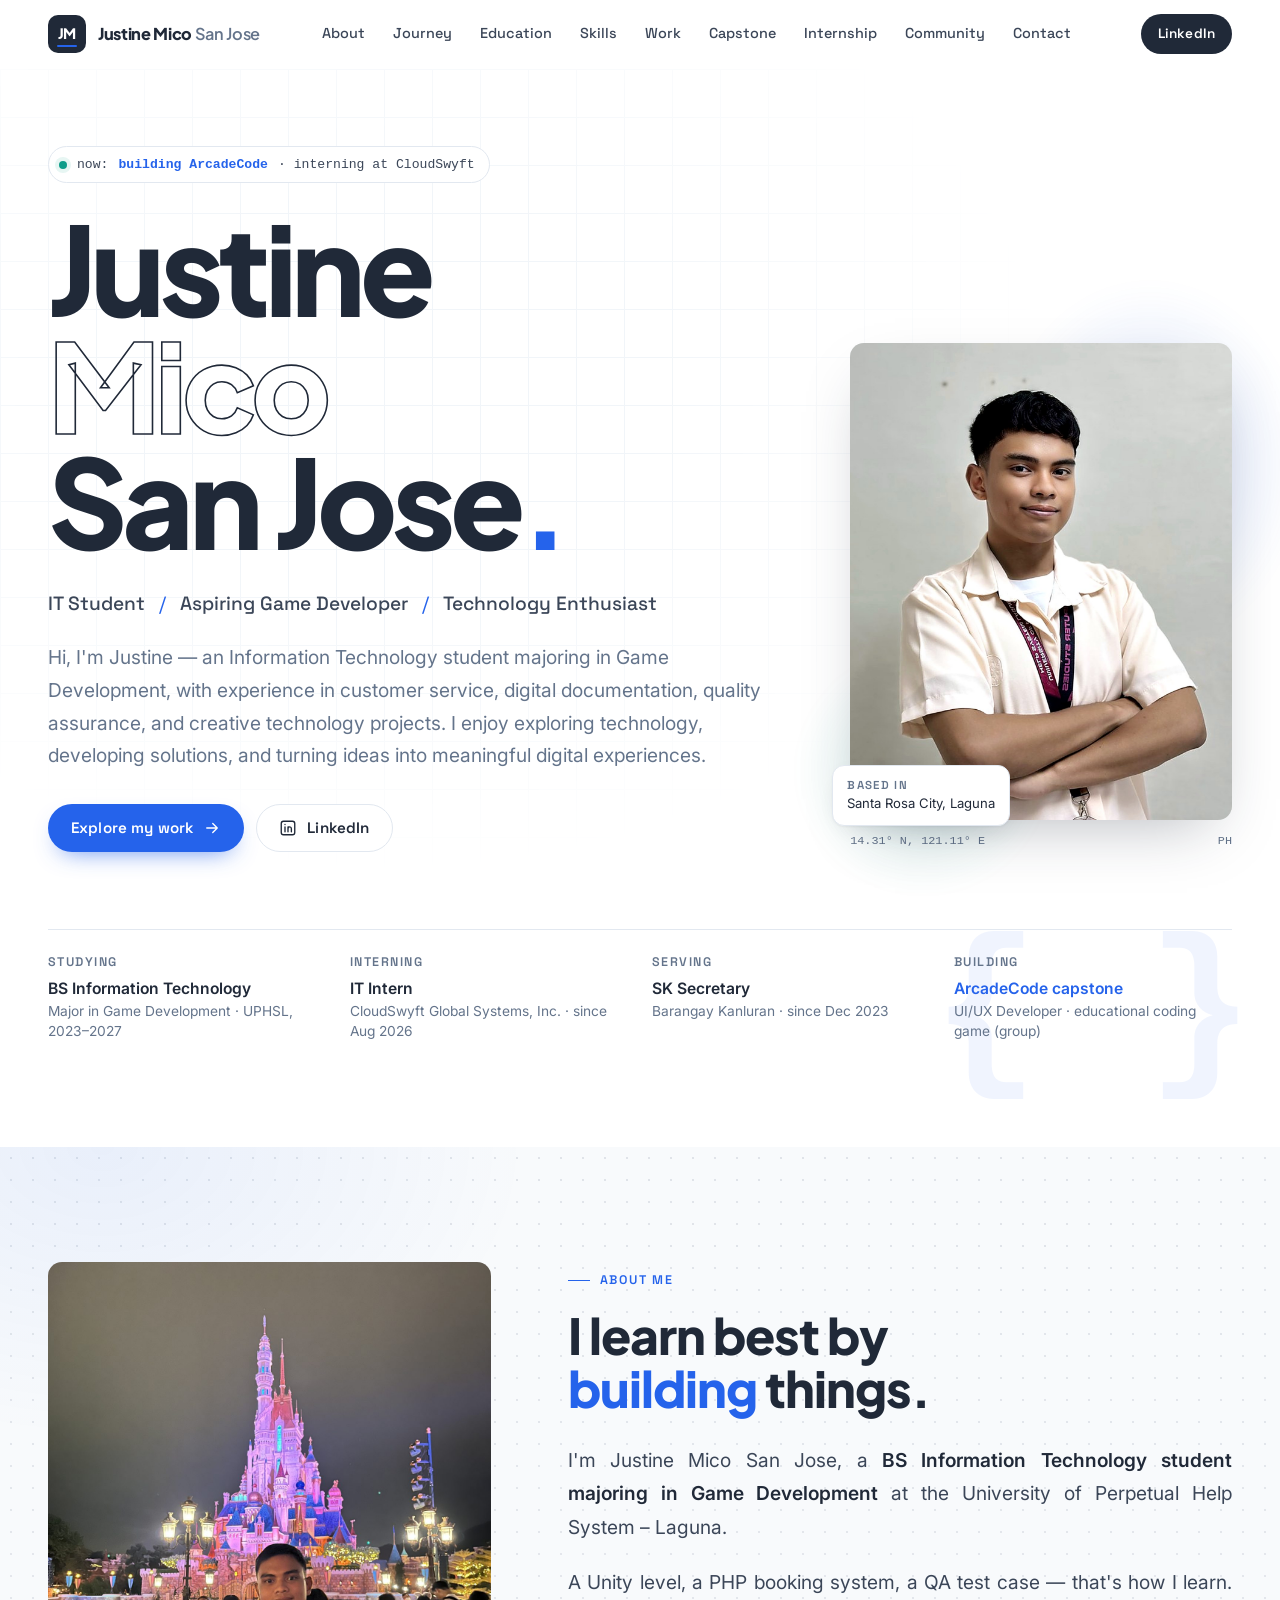
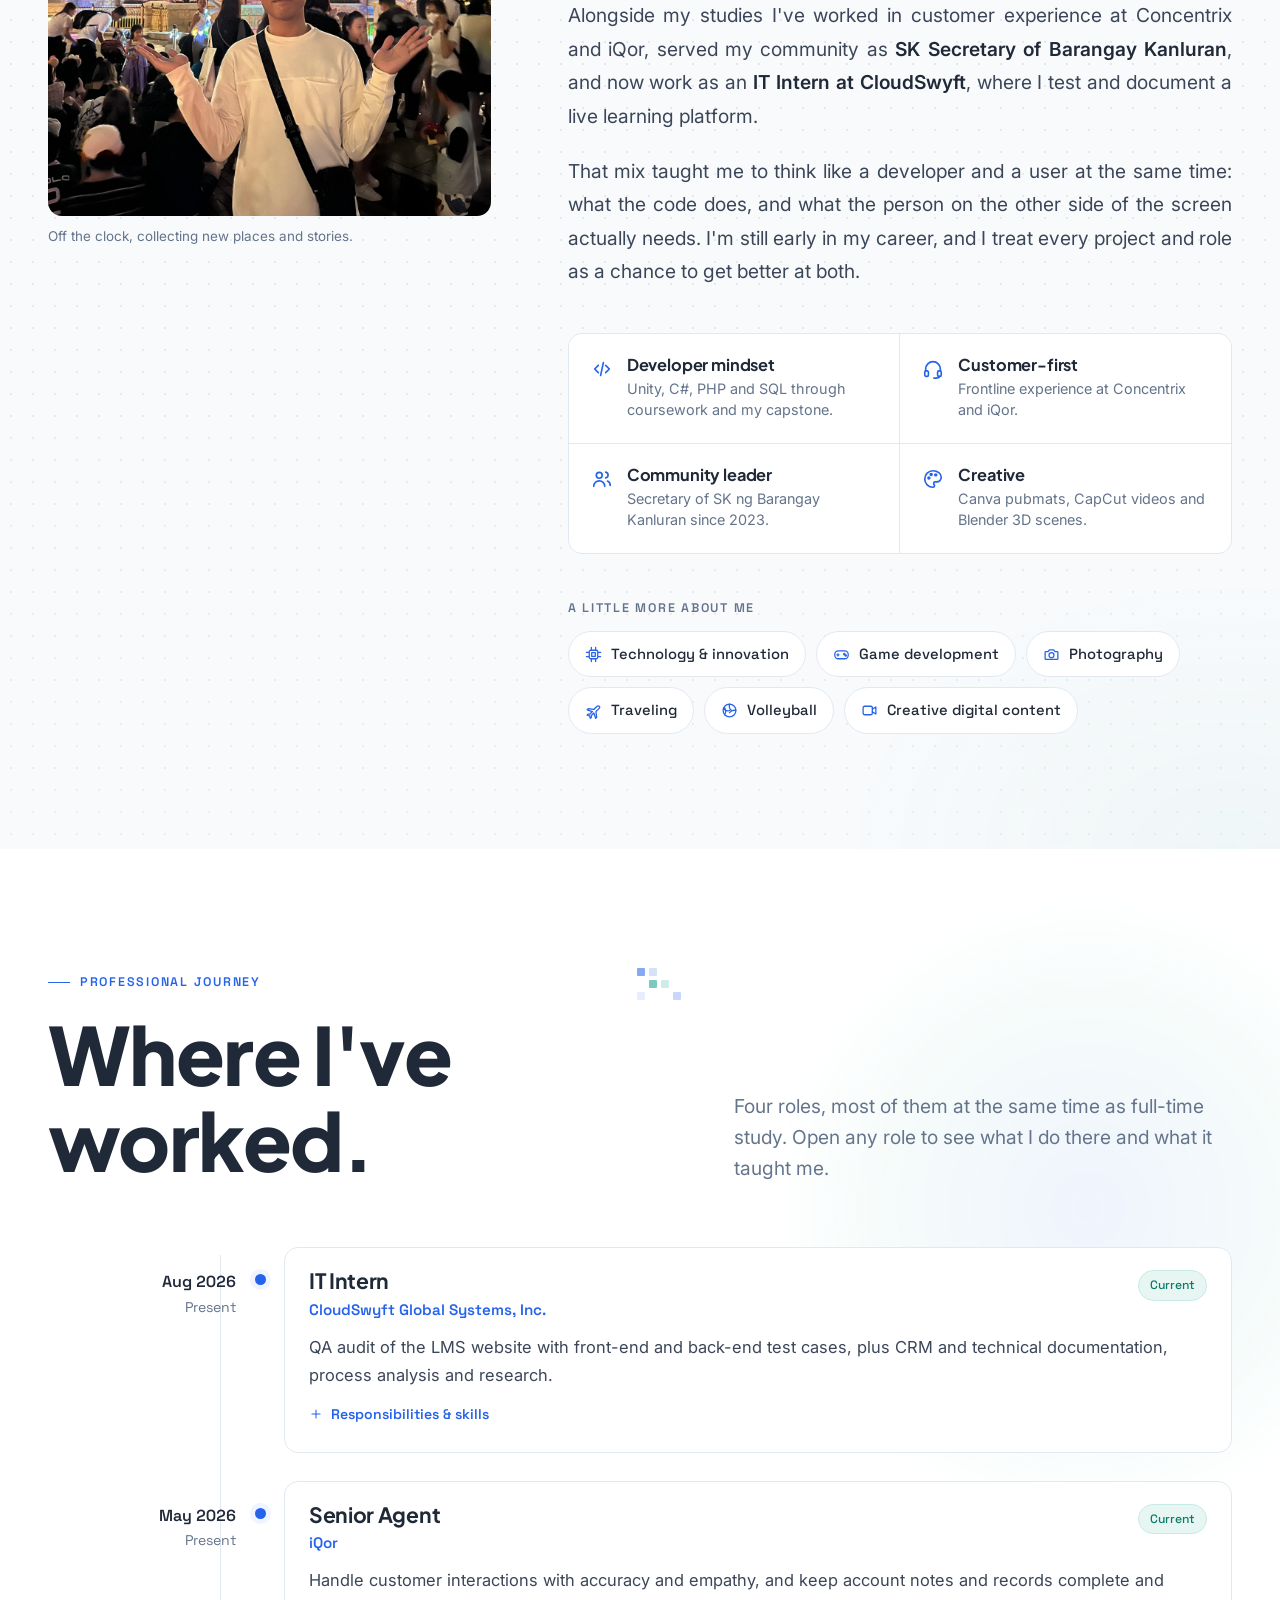
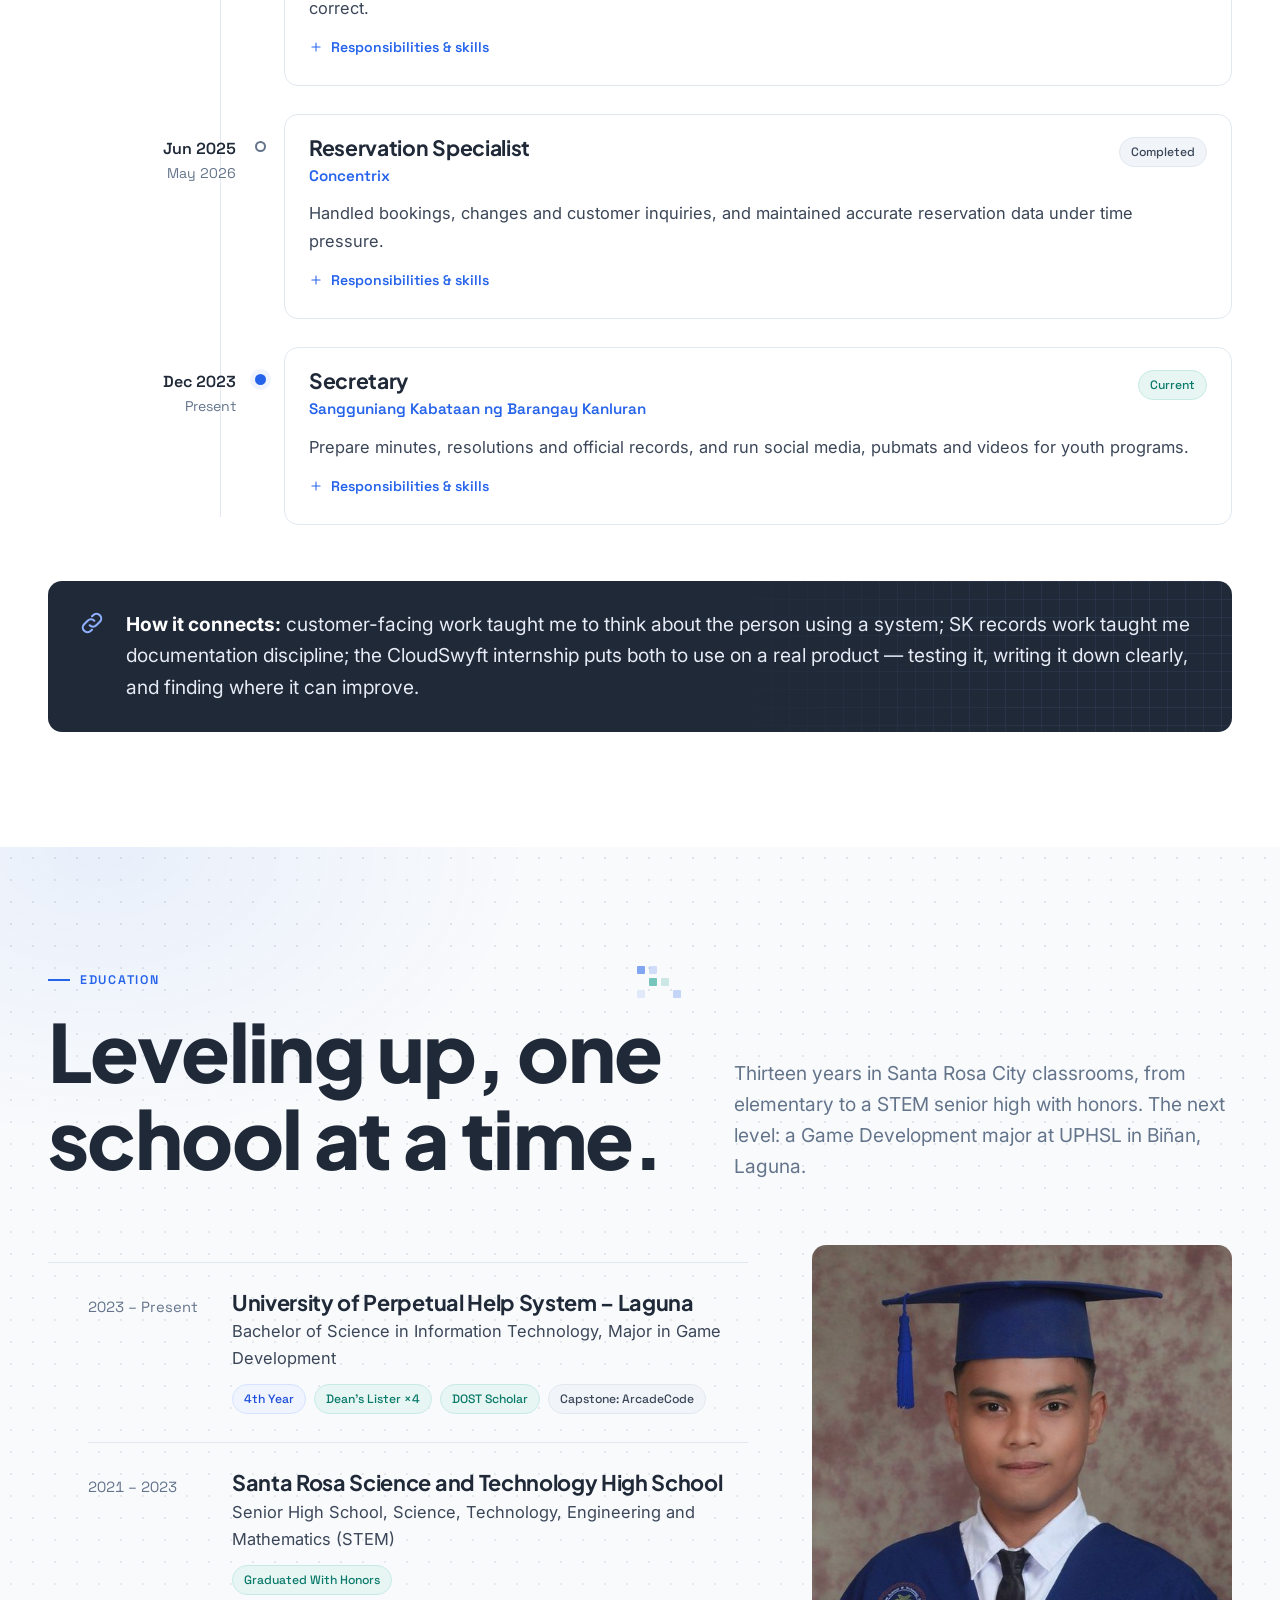
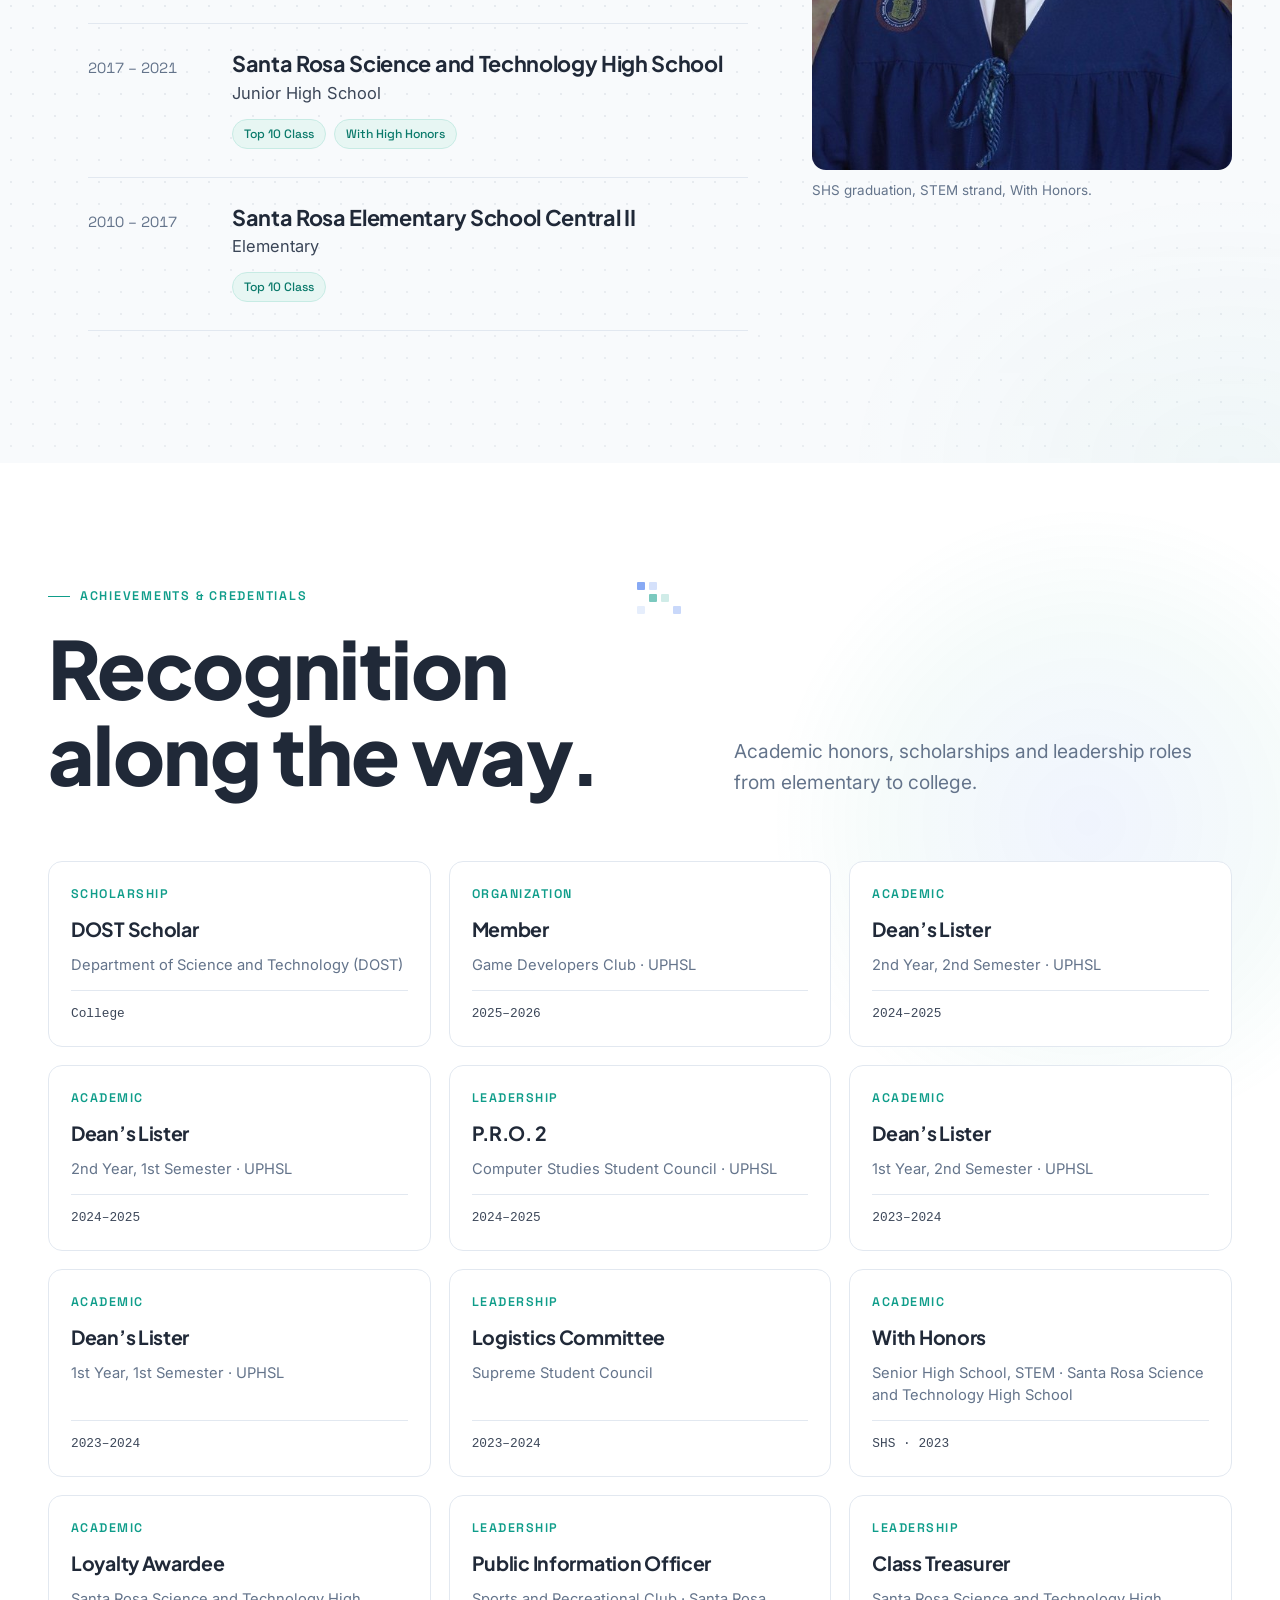
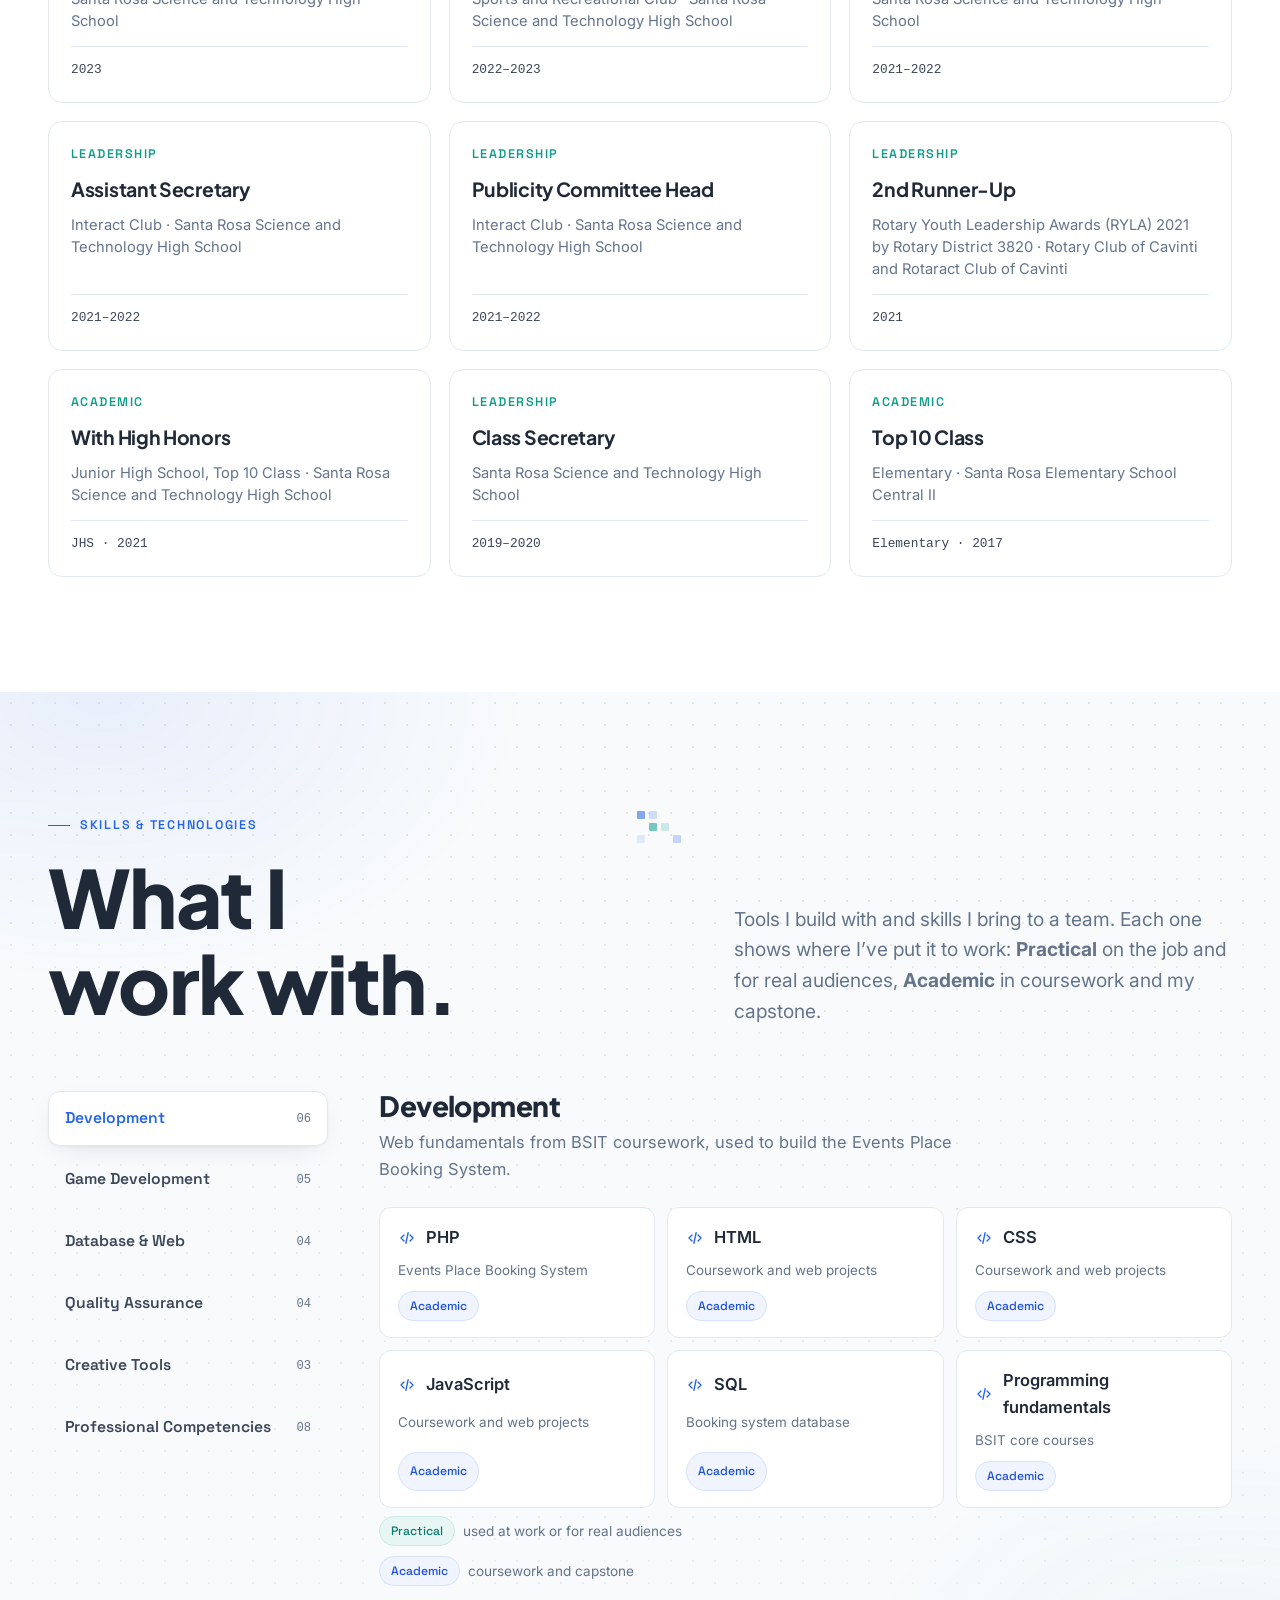
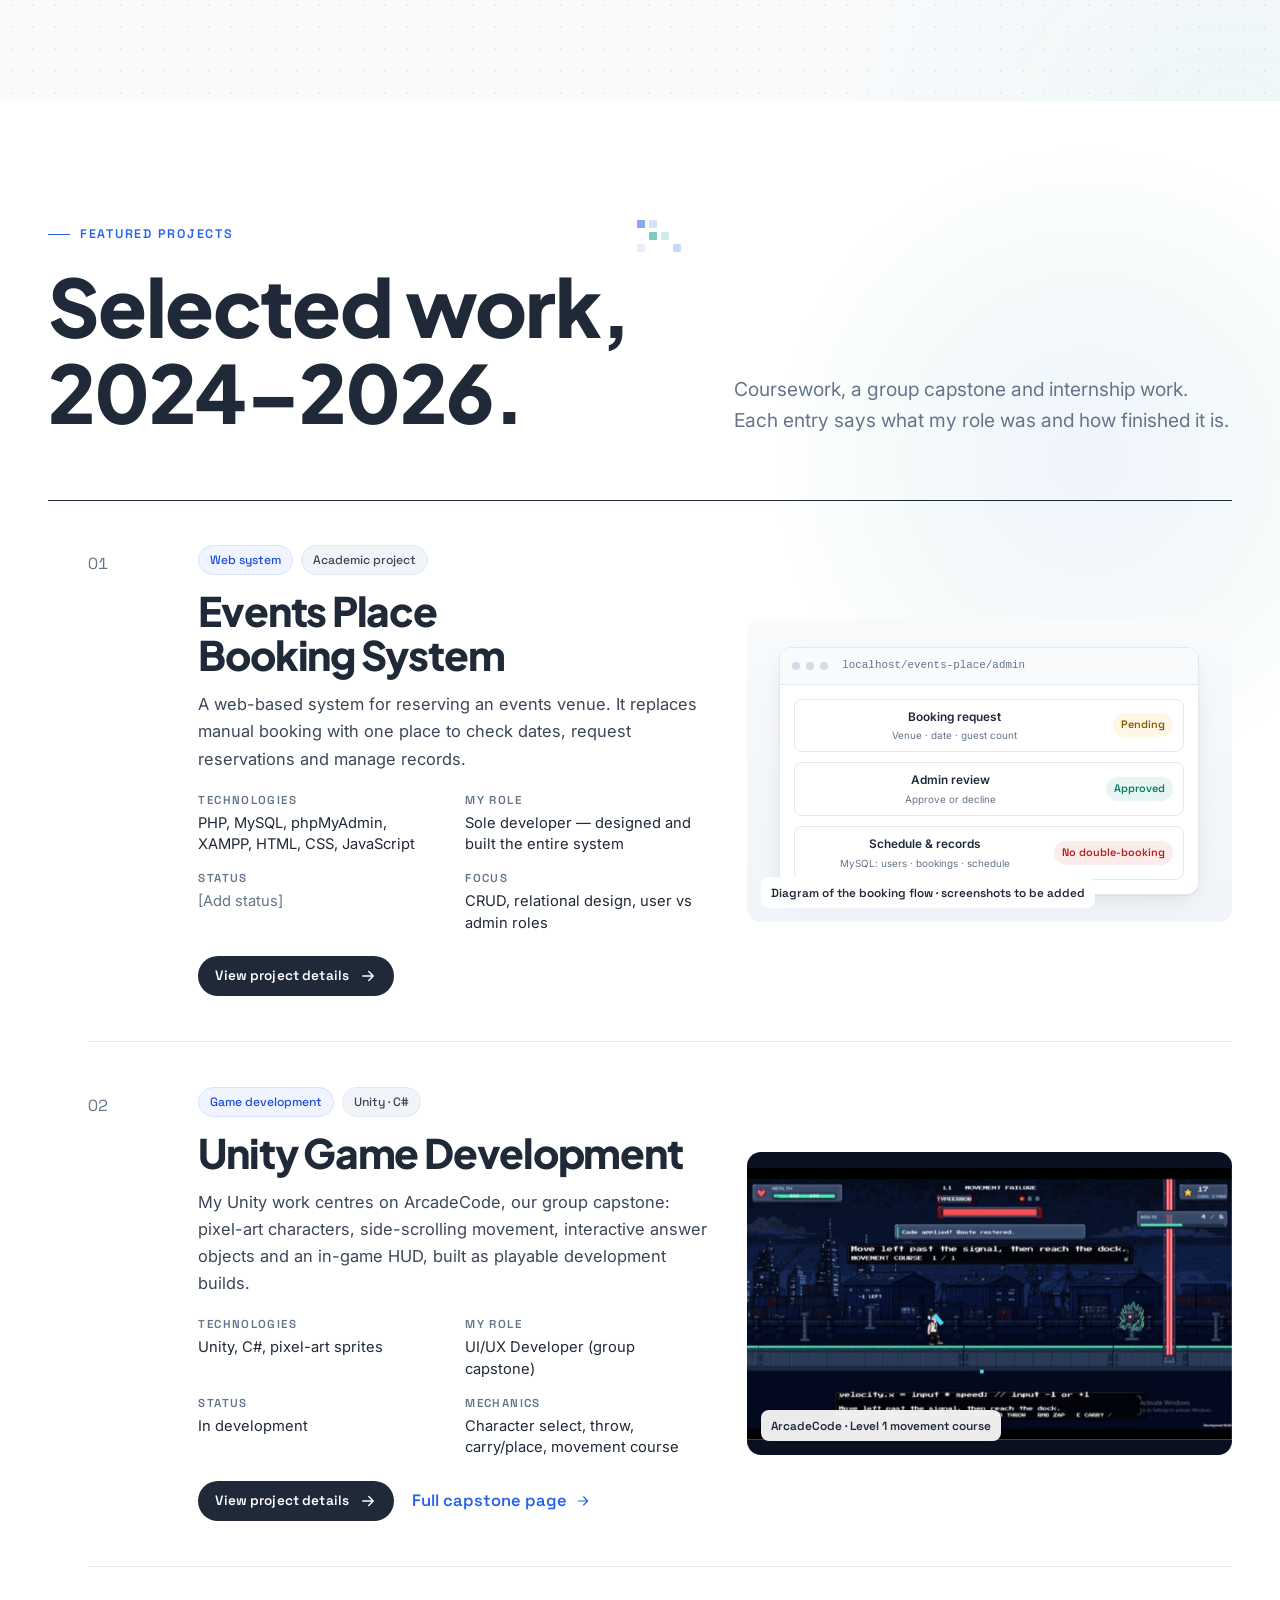
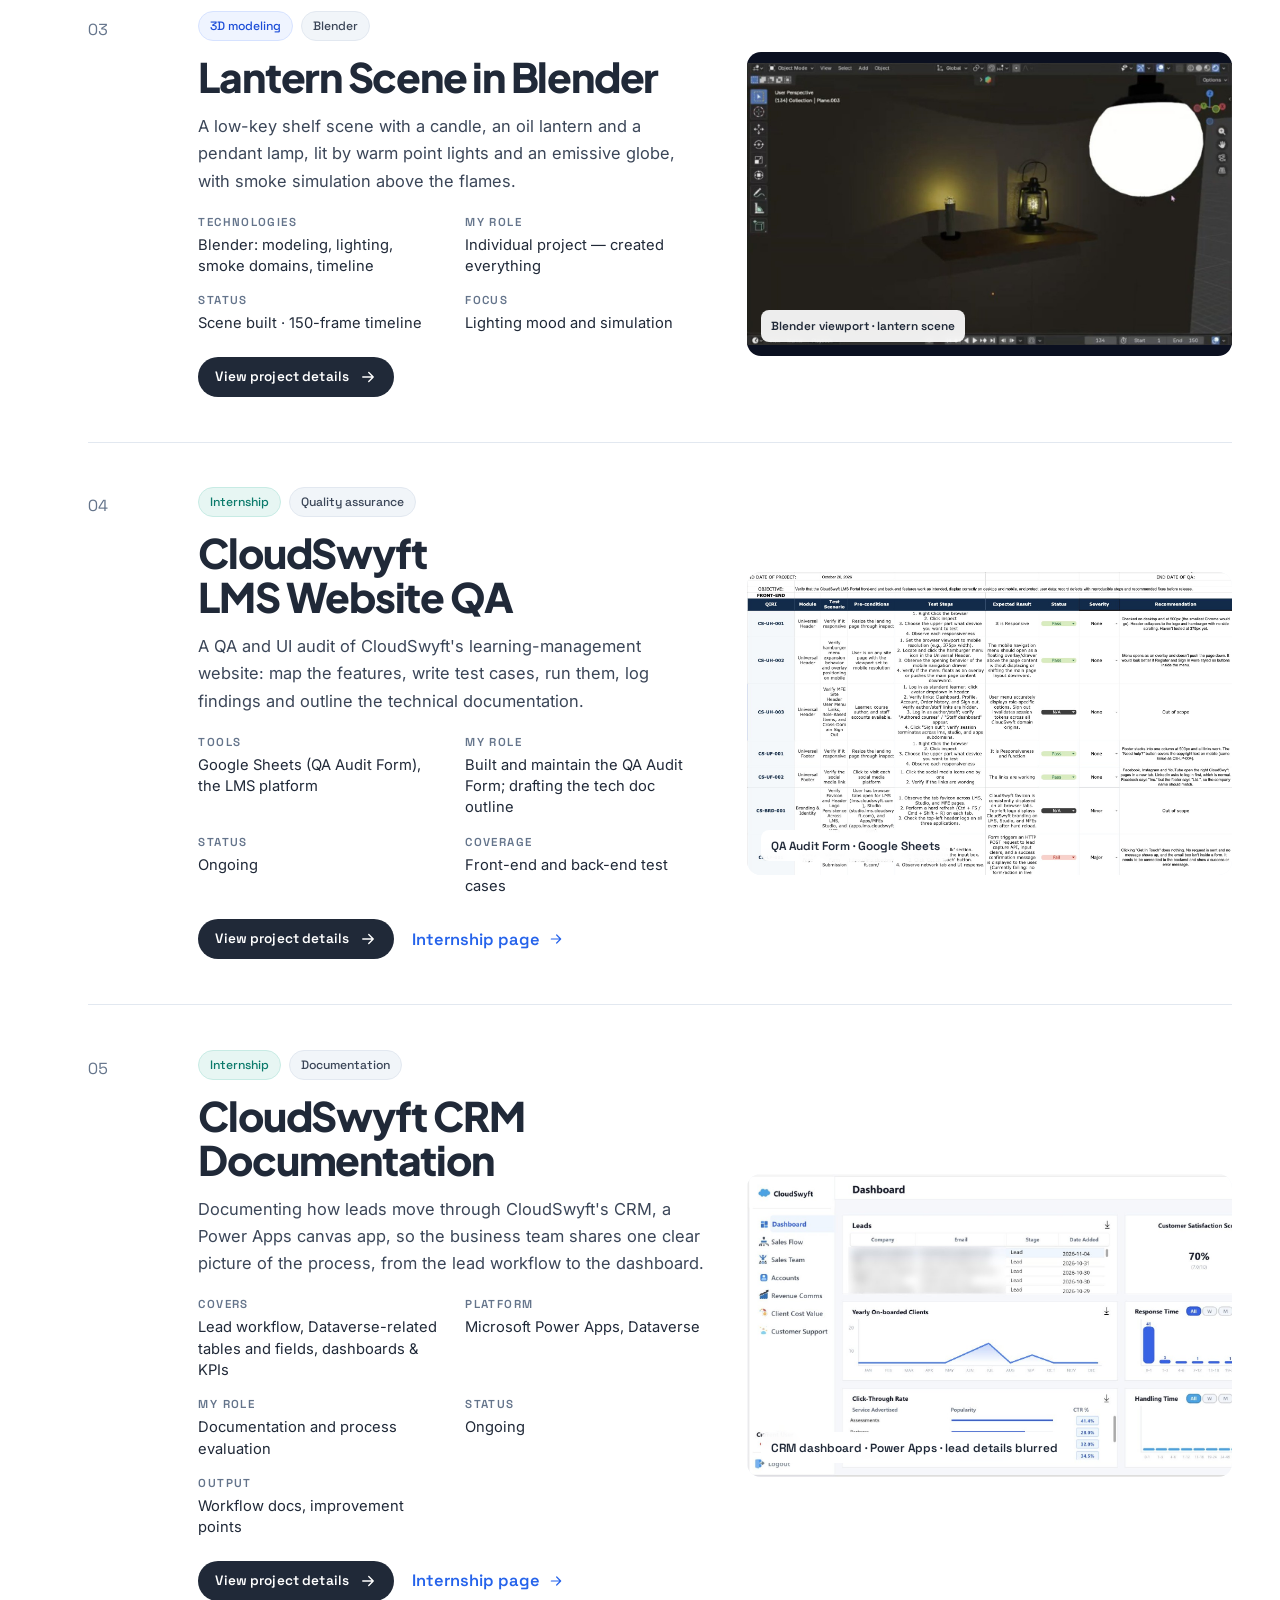
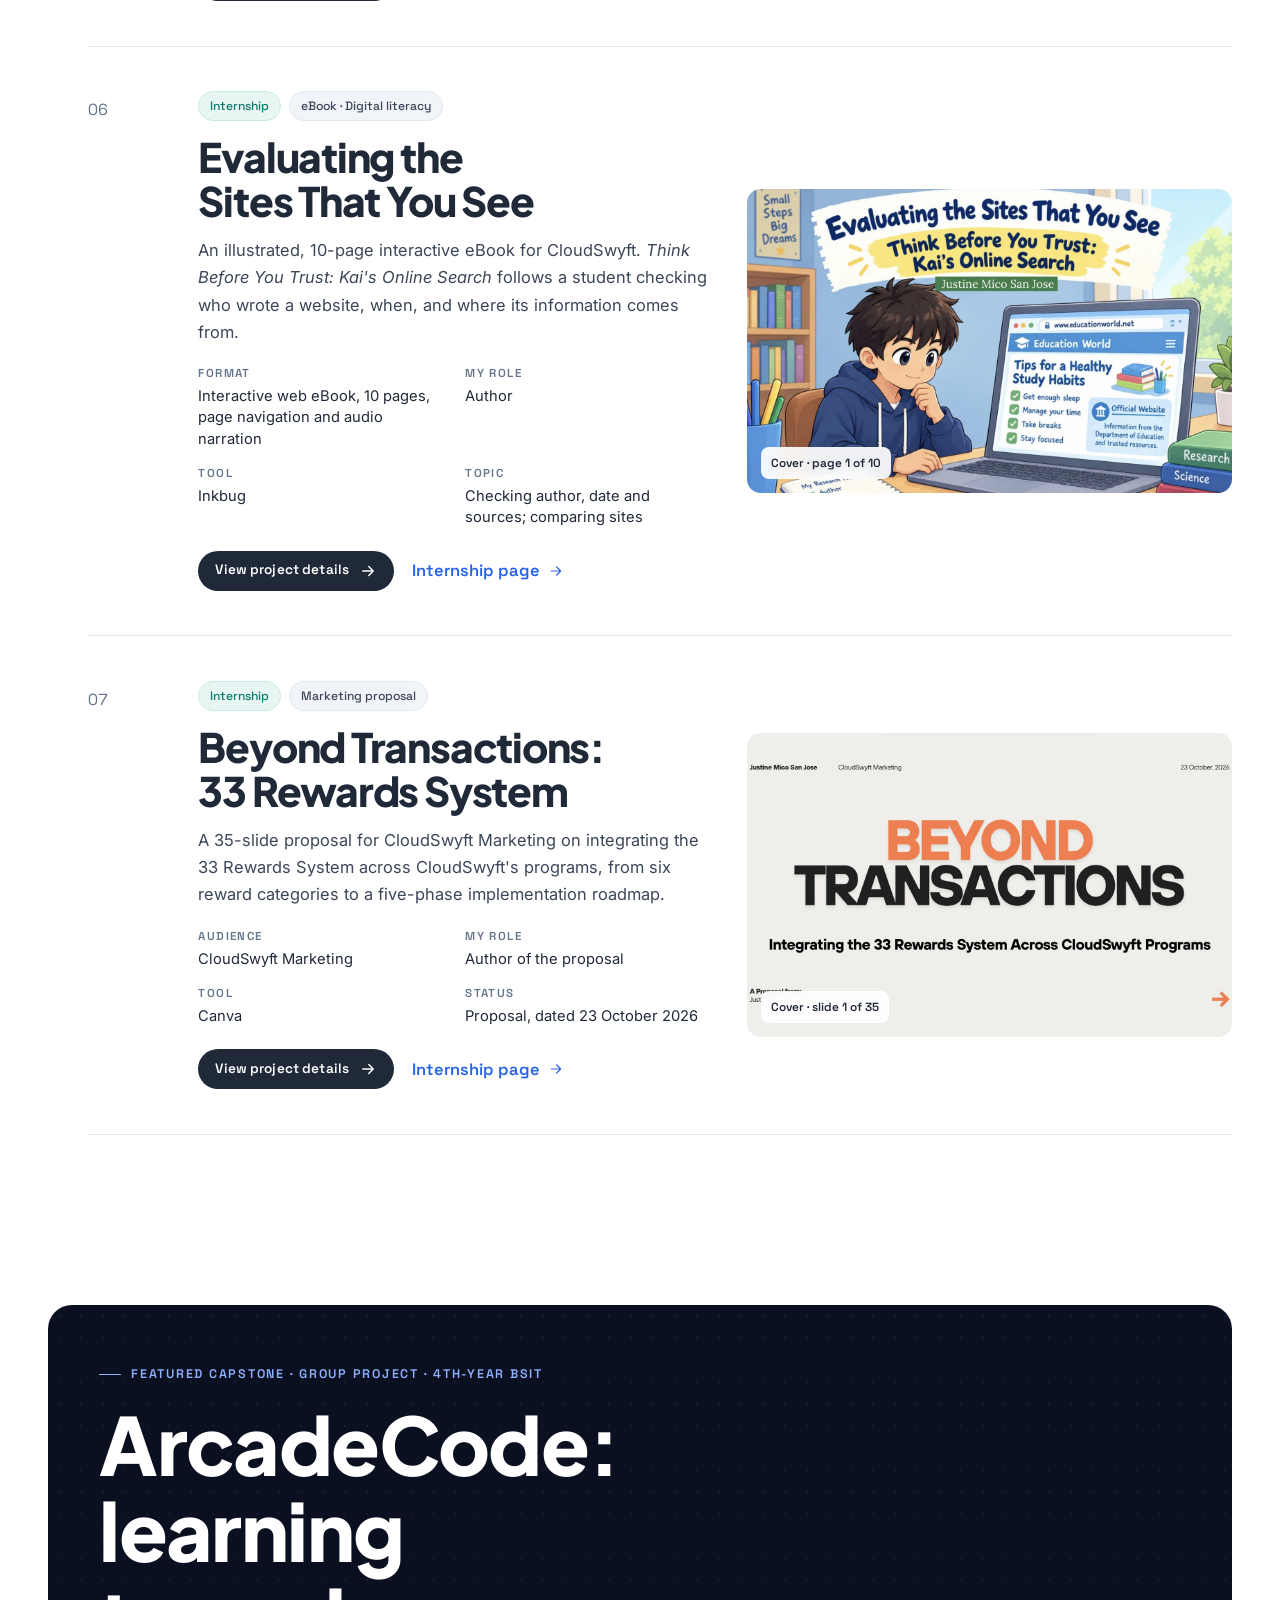
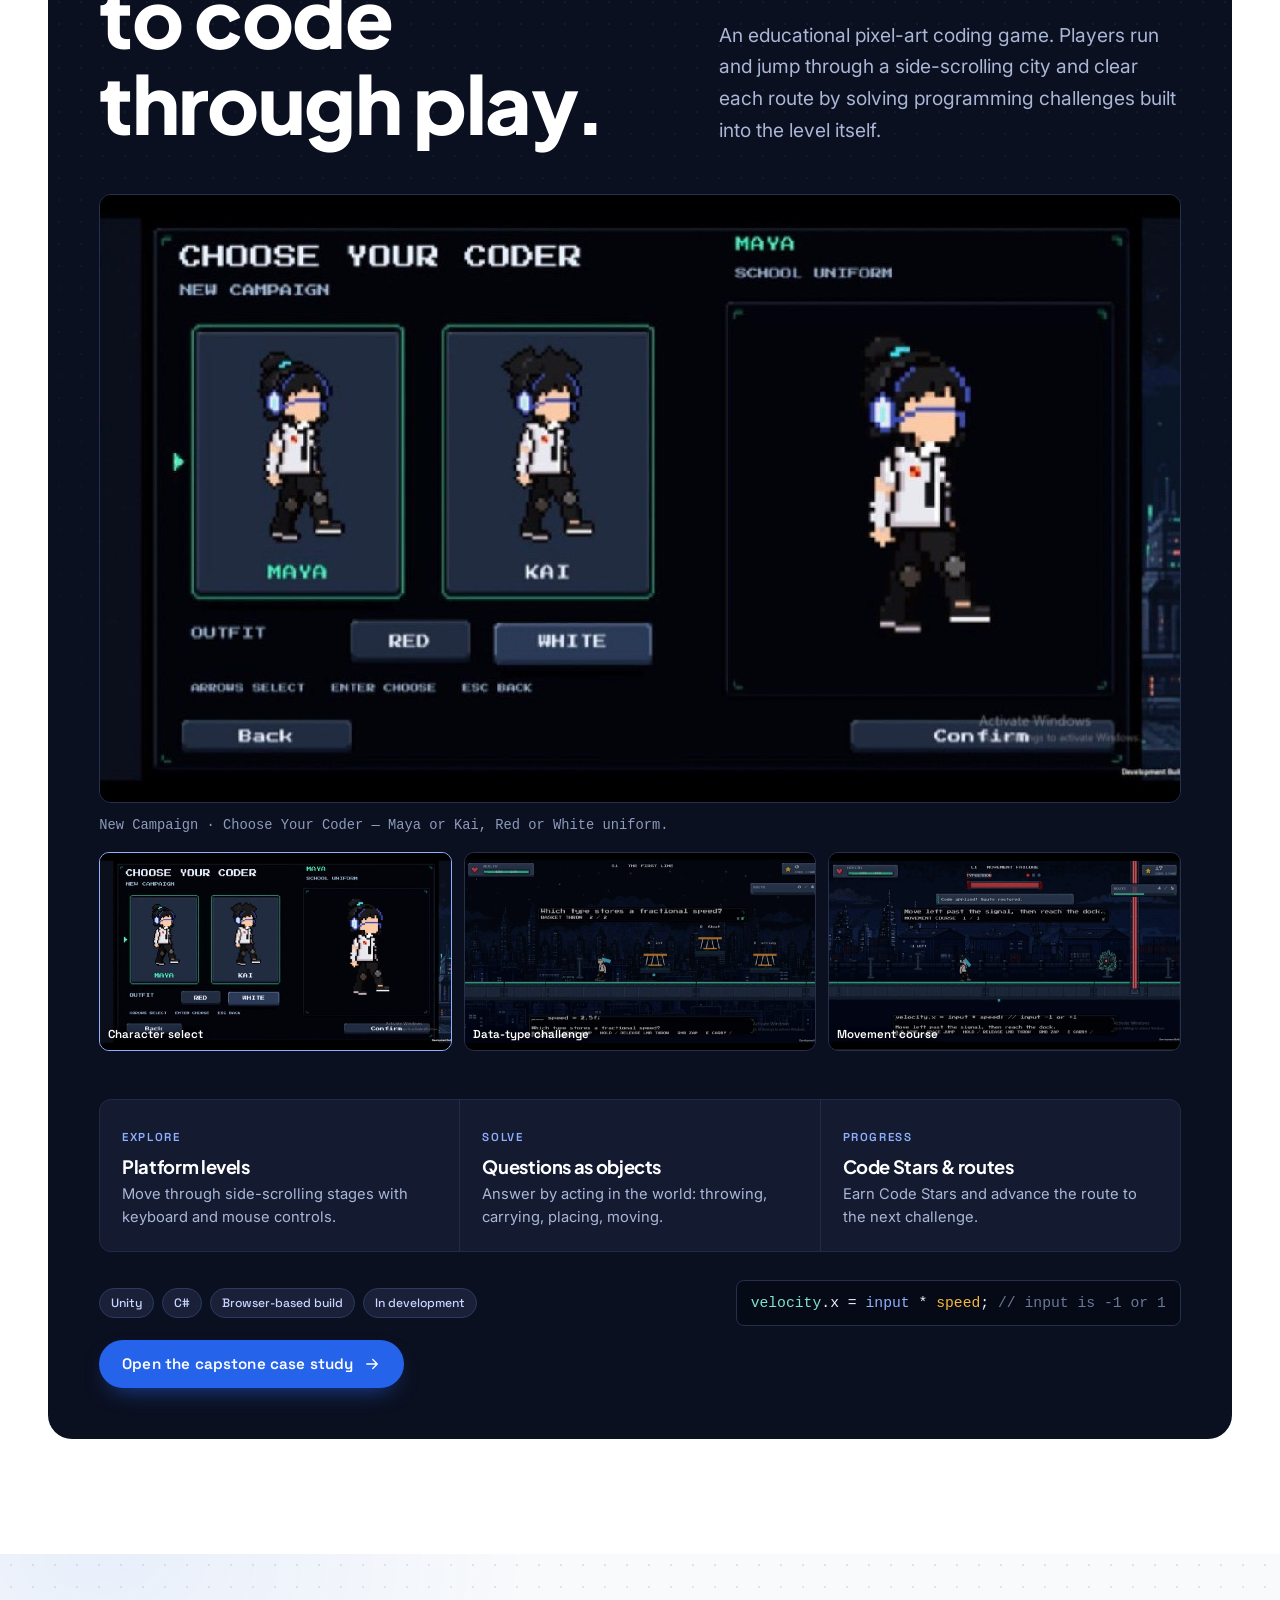
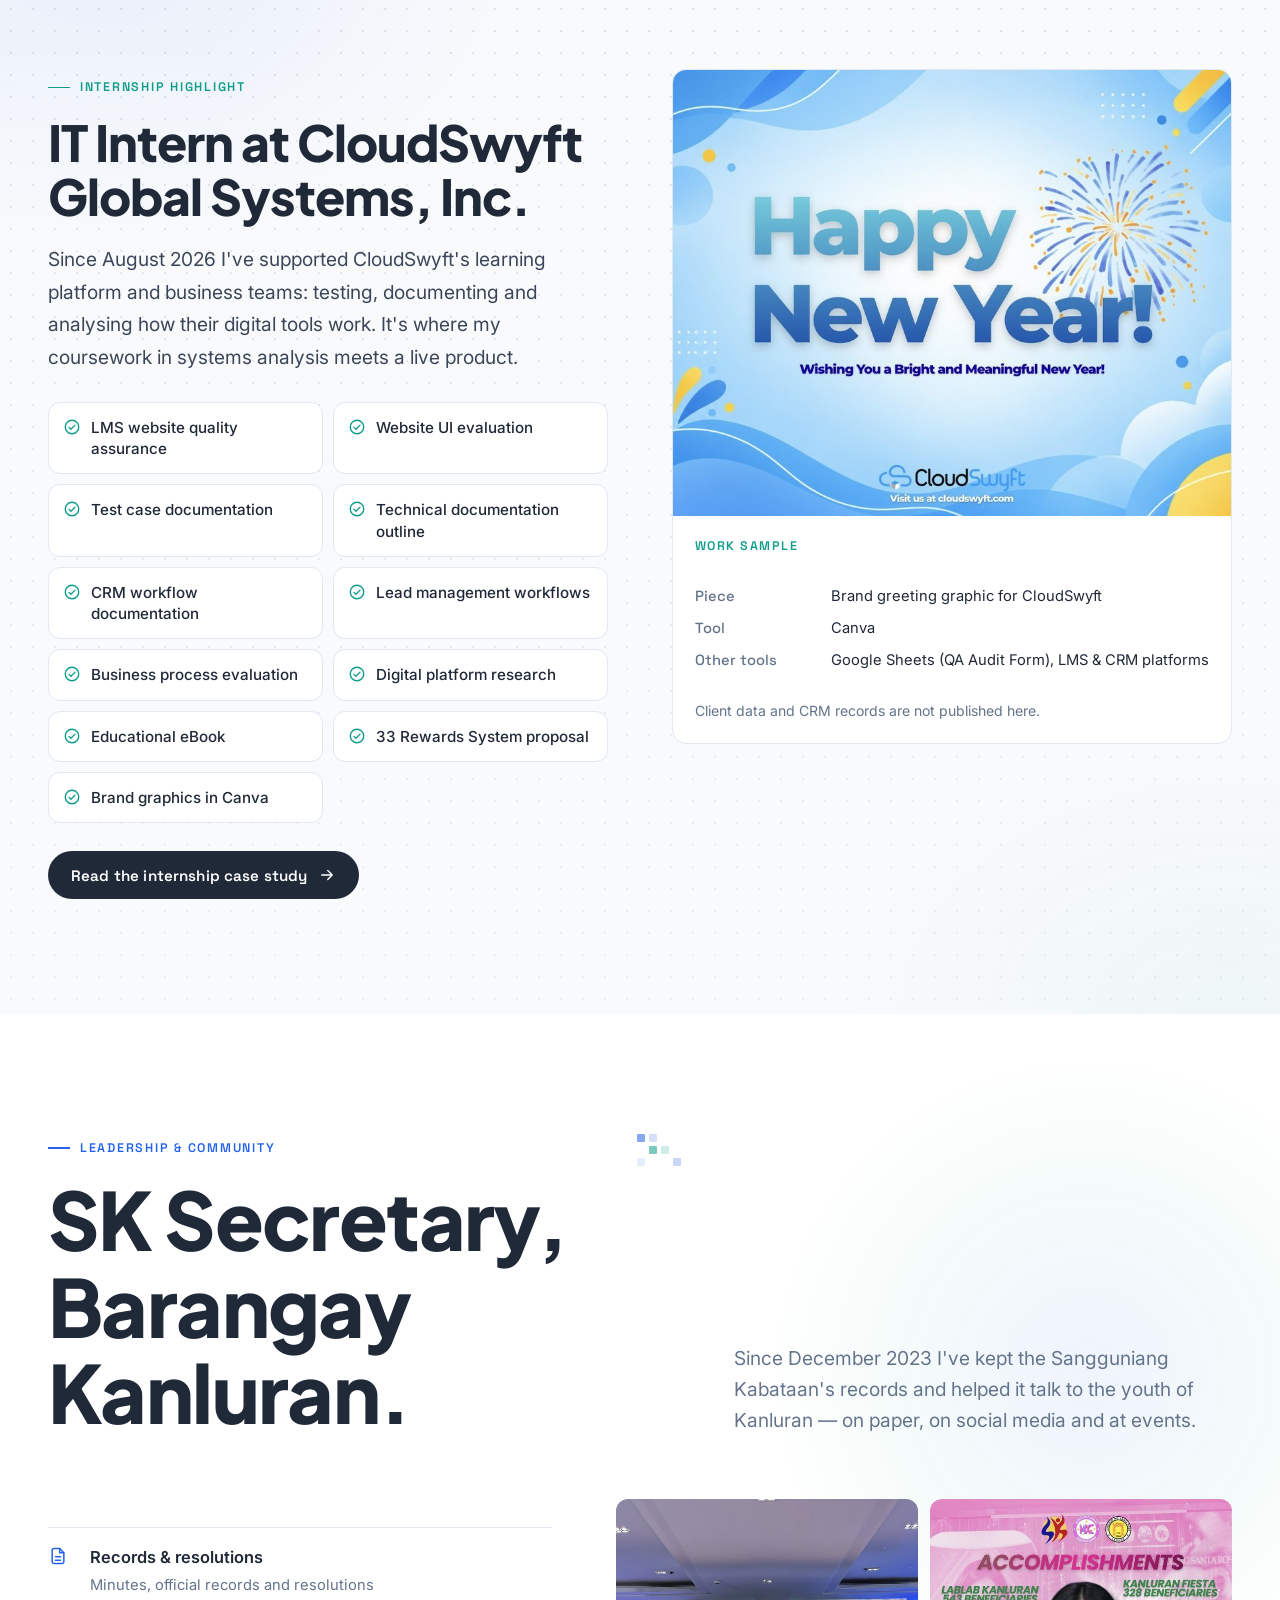
<file: index.html>
<!DOCTYPE html>
<html lang="en">
<head>
  <meta charset="utf-8">
  <meta name="viewport" content="width=device-width, initial-scale=1, viewport-fit=cover">
  <title>Justine Mico San Jose</title>
  <meta name="claude:viewport-fit-sides" content="cover">
  <meta name="description" content="Portfolio of Justine Mico San Jose — BS Information Technology student majoring in Game Development at UPHSL, IT Intern at CloudSwyft, and builder of ArcadeCode, an educational pixel-art coding game.">
  <meta name="author" content="Justine Mico San Jose">
  <meta name="theme-color" content="#ffffff">
  <meta property="og:type" content="website">
  <meta property="og:title" content="Justine Mico San Jose — IT Student & Aspiring Game Developer">
  <meta property="og:description" content="Projects, capstone, internship work and experience of an IT student majoring in Game Development.">
  <meta property="og:image" content="assets/capstone/character-selection.jpg">
  <link rel="icon" href="assets/icons/favicon.svg" type="image/svg+xml">
  <link rel="preconnect" href="https://fonts.googleapis.com">
  <link rel="preconnect" href="https://fonts.gstatic.com" crossorigin>
  <link rel="stylesheet" href="https://fonts.googleapis.com/css2?family=Inter:wght@400;500;600;700&family=Plus+Jakarta+Sans:wght@600;700;800&family=Space+Grotesk:wght@500;600&display=swap">
  <link rel="stylesheet" href="css/style.css">
  <link rel="stylesheet" href="css/responsive.css">
</head>
<body>
<a class="skip-link" href="#main">Skip to content</a>

<!-- ================= NAVIGATION ================= -->
<header class="nav" id="top">
  <div class="wrap nav__inner">
    <a class="brand" href="#hero" aria-label="Justine Mico San Jose, back to top">
      <span class="brand__mark">JM</span>
      <span class="brand__name">Justine Mico <span>San Jose</span></span>
    </a>
    <nav aria-label="Primary">
      <ul class="nav__links" id="nav-links">
        <li><a href="#about">About</a></li>
        <li><a href="#journey">Journey</a></li>
        <li><a href="#education">Education</a></li>
        <li><a href="#skills">Skills</a></li>
        <li><a href="#work">Work</a></li>
        <li><a href="#capstone">Capstone</a></li>
        <li><a href="#internship">Internship</a></li>
        <li><a href="#community">Community</a></li>
        <li><a href="#contact">Contact</a></li>
      </ul>
    </nav>
    <a class="btn btn--dark btn--sm nav__cta" href="https://www.linkedin.com/in/justine-mico-san-jose-74b250168/" target="_blank" rel="noopener">LinkedIn</a>
    <button class="nav__toggle" type="button" aria-controls="nav-links" aria-expanded="false" aria-label="Open menu"><span></span></button>
  </div>
</header>

<main id="main">

<!-- ================= 1. HERO ================= -->
<section class="hero" id="hero" aria-labelledby="hero-title">
  <div class="wrap">
    <p class="hero__status"><span class="dot" aria-hidden="true"></span> now: <b>building ArcadeCode</b> · interning at CloudSwyft</p>

    <div class="hero__grid">
      <div>
        <h1 class="hero__name" id="hero-title">
          <span class="line"><span>Justine</span></span>
          <span class="line"><span class="outline">Mico</span></span>
          <span class="line"><span>San Jose<span class="accent">.</span></span></span>
        </h1>
        <p class="hero__roles"><span>IT Student</span><span>Aspiring Game Developer</span><span>Technology Enthusiast</span></p>
        <p class="hero__intro">Hi, I'm Justine — an Information Technology student majoring in Game Development, with experience in customer service, digital documentation, quality assurance, and creative technology projects. I enjoy exploring technology, developing solutions, and turning ideas into meaningful digital experiences.</p>
        <div class="hero__actions">
          <a class="btn btn--primary" href="#work">Explore my work <svg aria-hidden="true"><use href="#i-arrow"/></svg></a>
          <a class="btn btn--ghost" href="https://www.linkedin.com/in/justine-mico-san-jose-74b250168/" target="_blank" rel="noopener"><svg aria-hidden="true"><use href="#i-linkedin"/></svg> LinkedIn</a>
          <!-- Shown automatically once SITE.cv is set in js/main.js -->
          <a class="btn btn--ghost" href="#" data-cv-link hidden download><svg aria-hidden="true"><use href="#i-download"/></svg> Download CV</a>
        </div>
      </div>

      <div class="hero__portrait">
        <div class="portrait-frame">
          <img src="assets/images/justine-portrait.jpg" width="1276" height="1584" alt="Portrait of Justine Mico San Jose in a school uniform, arms crossed, smiling." fetchpriority="high">
        </div>
        <div class="portrait-tag"><b>Based in</b>Santa Rosa City, Laguna</div>
        <p class="portrait-coord" aria-hidden="true"><span>14.31° N, 121.11° E</span><span>PH</span></p>
      </div>
    </div>

    <dl class="hero__facts">
      <div class="fact"><dt>Studying</dt><dd>BS Information Technology<small>Major in Game Development · UPHSL, 2023–2027</small></dd></div>
      <div class="fact"><dt>Interning</dt><dd>IT Intern<small>CloudSwyft Global Systems, Inc. · since Aug 2026</small></dd></div>
      <div class="fact"><dt>Serving</dt><dd>SK Secretary<small>Barangay Kanluran · since Dec 2023</small></dd></div>
      <div class="fact"><dt>Building</dt><dd><a href="projects/capstone.html">ArcadeCode capstone</a><small>UI/UX Developer · educational coding game (group)</small></dd></div>
    </dl>
  </div>
</section>

<!-- ================= 2. ABOUT ================= -->
<section class="section section--paper" id="about" aria-labelledby="about-title">
  <div class="wrap about">
    <div class="about__photo reveal">
      <figure>
        <div class="frame"><img src="assets/images/justine-travel.jpg" width="1200" height="1600" loading="lazy" alt="Justine in a cream sweater smiling in front of an illuminated castle at night."></div>
        <figcaption>Off the clock, collecting new places and stories.</figcaption>
      </figure>
    </div>
    <div class="about__body">
      <span class="eyebrow">About me</span>
      <h2 id="about-title">I learn best by <em>building</em> things.</h2>
      <div class="prose reveal">
        <p>I'm Justine Mico San Jose, a <strong>BS Information Technology student majoring in Game Development</strong> at the University of Perpetual Help System – Laguna.</p>
        <p>A Unity level, a PHP booking system, a QA test case — that's how I learn. Alongside my studies I've worked in customer experience at Concentrix and iQor, served my community as <strong>SK Secretary of Barangay Kanluran</strong>, and now work as an <strong>IT Intern at CloudSwyft</strong>, where I test and document a live learning platform.</p>
        <p>That mix taught me to think like a developer and a user at the same time: what the code does, and what the person on the other side of the screen actually needs. I'm still early in my career, and I treat every project and role as a chance to get better at both.</p>
      </div>

      <div class="pillars reveal">
        <div class="pillar"><svg aria-hidden="true"><use href="#i-code"/></svg><h3>Developer mindset</h3><p>Unity, C#, PHP and SQL through coursework and my capstone.</p></div>
        <div class="pillar"><svg aria-hidden="true"><use href="#i-headset"/></svg><h3>Customer-first</h3><p>Frontline experience at Concentrix and iQor.</p></div>
        <div class="pillar"><svg aria-hidden="true"><use href="#i-users"/></svg><h3>Community leader</h3><p>Secretary of SK ng Barangay Kanluran since 2023.</p></div>
        <div class="pillar"><svg aria-hidden="true"><use href="#i-palette"/></svg><h3>Creative</h3><p>Canva pubmats, CapCut videos and Blender 3D scenes.</p></div>
      </div>

      <div class="more-me reveal">
        <h3>A little more about me</h3>
        <ul class="interest-row">
          <li><svg aria-hidden="true"><use href="#i-cpu"/></svg>Technology &amp; innovation</li>
          <li><svg aria-hidden="true"><use href="#i-gamepad"/></svg>Game development</li>
          <li><svg aria-hidden="true"><use href="#i-camera"/></svg>Photography</li>
          <li><svg aria-hidden="true"><use href="#i-plane"/></svg>Traveling</li>
          <li><svg aria-hidden="true"><use href="#i-ball"/></svg>Volleyball</li>
          <li><svg aria-hidden="true"><use href="#i-video"/></svg>Creative digital content</li>
        </ul>
      </div>
    </div>
  </div>
</section>

<!-- ================= 3. PROFESSIONAL JOURNEY ================= -->
<section class="section" id="journey" aria-labelledby="journey-title">
  <div class="wrap">
    <div class="section-head">
      <div>
        <span class="eyebrow">Professional journey</span>
        <h2 id="journey-title">Where I've worked.</h2>
      </div>
      <p>Four roles, most of them at the same time as full-time study. Open any role to see what I do there and what it taught me.</p>
    </div>

    <ol class="timeline">
      <li class="tl-item is-current reveal">
        <div class="tl-when"><b>Aug 2026</b>Present</div>
        <article class="tl-card">
          <div class="tl-card__head">
            <div><h3>IT Intern</h3><p class="org">CloudSwyft Global Systems, Inc.</p></div>
            <span class="chip chip--teal">Current</span>
          </div>
          <p class="summary">QA audit of the LMS website with front-end and back-end test cases, plus CRM and technical documentation, process analysis and research.</p>
          <button class="tl-toggle" type="button" aria-expanded="false" aria-controls="tl-1"><svg aria-hidden="true"><use href="#i-plus"/></svg>Responsibilities &amp; skills</button>
          <div class="tl-detail" id="tl-1"><div><div class="cols">
            <div><h4>What I do</h4><ul><li>Build and maintain the QA Audit Form for the LMS website</li><li>Write and run front-end and back-end test cases</li><li>Draft the outline of the LMS technical documentation</li><li>Document CRM lead workflows and dashboards</li></ul></div>
            <div><h4>Skills developed</h4><ul><li>Test case design and documentation</li><li>UI evaluation</li><li>Business process analysis</li><li>Working inside a real product team</li></ul></div>
          </div><p class="tl-link"><a class="text-link" href="projects/cloudswyft.html">Read the internship case study <svg aria-hidden="true"><use href="#i-arrow"/></svg></a></p></div></div>
        </article>
      </li>

      <li class="tl-item is-current reveal">
        <div class="tl-when"><b>May 2026</b>Present</div>
        <article class="tl-card">
          <div class="tl-card__head">
            <div><h3>Senior Agent</h3><p class="org">iQor</p></div>
            <span class="chip chip--teal">Current</span>
          </div>
          <p class="summary">Handle customer interactions with accuracy and empathy, and keep account notes and records complete and correct.</p>
          <button class="tl-toggle" type="button" aria-expanded="false" aria-controls="tl-2"><svg aria-hidden="true"><use href="#i-plus"/></svg>Responsibilities &amp; skills</button>
          <div class="tl-detail" id="tl-2"><div><div class="cols">
            <div><h4>What I do</h4><ul><li>Resolve customer concerns on live interactions</li><li>Keep account notes and records accurate</li></ul></div>
            <div><h4>Skills developed</h4><ul><li>Communication under pressure</li><li>Problem-solving with real users</li><li>Time management alongside full-time study</li></ul></div>
          </div></div></div>
        </article>
      </li>

      <li class="tl-item reveal">
        <div class="tl-when"><b>Jun 2025</b>May 2026</div>
        <article class="tl-card">
          <div class="tl-card__head">
            <div><h3>Reservation Specialist</h3><p class="org">Concentrix</p></div>
            <span class="chip">Completed</span>
          </div>
          <p class="summary">Handled bookings, changes and customer inquiries, and maintained accurate reservation data under time pressure.</p>
          <button class="tl-toggle" type="button" aria-expanded="false" aria-controls="tl-3"><svg aria-hidden="true"><use href="#i-plus"/></svg>Responsibilities &amp; skills</button>
          <div class="tl-detail" id="tl-3"><div><div class="cols">
            <div><h4>What I did</h4><ul><li>Processed new bookings and changes</li><li>Answered customer inquiries</li><li>Kept reservation records accurate</li></ul></div>
            <div><h4>Skills developed</h4><ul><li>Customer service</li><li>Data entry accuracy</li><li>Working with booking systems — the same problem space as my Events Place Booking System</li></ul></div>
          </div></div></div>
        </article>
      </li>

      <li class="tl-item is-current reveal">
        <div class="tl-when"><b>Dec 2023</b>Present</div>
        <article class="tl-card">
          <div class="tl-card__head">
            <div><h3>Secretary</h3><p class="org">Sangguniang Kabataan ng Barangay Kanluran</p></div>
            <span class="chip chip--teal">Current</span>
          </div>
          <p class="summary">Prepare minutes, resolutions and official records, and run social media, pubmats and videos for youth programs.</p>
          <button class="tl-toggle" type="button" aria-expanded="false" aria-controls="tl-4"><svg aria-hidden="true"><use href="#i-plus"/></svg>Responsibilities &amp; skills</button>
          <div class="tl-detail" id="tl-4"><div><div class="cols">
            <div><h4>What I do</h4><ul><li>Minutes, records and resolutions</li><li>Social media announcements</li><li>Pubmats in Canva, videos in CapCut</li><li>Support youth programs and barangay events</li></ul></div>
            <div><h4>Skills developed</h4><ul><li>Records management</li><li>Leadership and accountability</li><li>Visual communication</li></ul></div>
          </div><p class="tl-link"><a class="text-link" href="#community">See community work <svg aria-hidden="true"><use href="#i-arrow"/></svg></a></p></div></div>
        </article>
      </li>
    </ol>

    <div class="journey-bridge reveal">
      <svg aria-hidden="true"><use href="#i-link"/></svg>
      <p><strong>How it connects:</strong> customer-facing work taught me to think about the person using a system; SK records work taught me documentation discipline; the CloudSwyft internship puts both to use on a real product — testing it, writing it down clearly, and finding where it can improve.</p>
    </div>
  </div>
</section>

<!-- ================= 4. EDUCATION ================= -->
<section class="section section--paper" id="education" aria-labelledby="edu-title">
  <div class="wrap">
    <div class="section-head">
      <div>
        <span class="eyebrow">Education</span>
        <h2 id="edu-title">Leveling up, one school at a time.</h2>
      </div>
      <p>Thirteen years in Santa Rosa City classrooms, from elementary to a STEM senior high with honors. The next level: a Game Development major at UPHSL in Biñan, Laguna.</p>
    </div>

    <div class="edu-grid">
      <ol class="edu-list">
        <li class="edu reveal">
          <div class="edu__years">2023 – Present</div>
          <div>
            <h3>University of Perpetual Help System – Laguna</h3>
            <p class="deg">Bachelor of Science in Information Technology, Major in Game Development</p>
            <div class="chips"><span class="chip chip--blue">4th Year</span><span class="chip chip--teal">Dean’s Lister ×4</span><span class="chip chip--teal">DOST Scholar</span><span class="chip">Capstone: ArcadeCode</span></div>
          </div>
        </li>
        <li class="edu reveal">
          <div class="edu__years">2021 – 2023</div>
          <div>
            <h3>Santa Rosa Science and Technology High School</h3>
            <p class="deg">Senior High School, Science, Technology, Engineering and Mathematics (STEM)</p>
            <div class="chips"><span class="chip chip--teal">Graduated With Honors</span></div>
          </div>
        </li>
        <li class="edu reveal">
          <div class="edu__years">2017 – 2021</div>
          <div>
            <h3>Santa Rosa Science and Technology High School</h3>
            <p class="deg">Junior High School</p>
            <div class="chips"><span class="chip chip--teal">Top 10 Class</span><span class="chip chip--teal">With High Honors</span></div>
          </div>
        </li>
        <li class="edu reveal">
          <div class="edu__years">2010 – 2017</div>
          <div>
            <h3>Santa Rosa Elementary School Central II</h3>
            <p class="deg">Elementary</p>
            <div class="chips"><span class="chip chip--teal">Top 10 Class</span></div>
          </div>
        </li>
      </ol>
      <div class="edu-photo reveal">
        <figure>
          <button type="button" data-lightbox="edu" data-src="assets/images/shs-graduation.jpg" data-caption="Senior High graduation portrait — Santa Rosa Science and Technology High School" aria-label="Enlarge Senior High graduation photo">
            <img src="assets/images/shs-graduation.jpg" width="561" height="808" loading="lazy" alt="Graduation portrait in a blue toga, Senior High School.">
          </button>
          <figcaption>SHS graduation, STEM strand, With Honors.</figcaption>
        </figure>
      </div>
    </div>
  </div>
</section>

<!-- ================= 5. ACHIEVEMENTS ================= -->
<section class="section" id="achievements" aria-labelledby="ach-title">
  <div class="wrap">
    <div class="section-head">
      <div>
        <span class="eyebrow eyebrow--teal">Achievements &amp; credentials</span>
        <h2 id="ach-title">Recognition along the way.</h2>
      </div>
      <p>Academic honors, scholarships and leadership roles from elementary to college.</p>
    </div>

    <div class="awards">
      <article class="award reveal">
        <span class="award__type">Scholarship</span><h3>DOST Scholar</h3><p>Department of Science and Technology (DOST)</p><span class="award__year">College</span>
      </article>
      <article class="award reveal">
        <span class="award__type">Organization</span><h3>Member</h3><p>Game Developers Club · UPHSL</p><span class="award__year">2025–2026</span>
      </article>
      <article class="award reveal">
        <span class="award__type">Academic</span><h3>Dean’s Lister</h3><p>2nd Year, 2nd Semester · UPHSL</p><span class="award__year">2024–2025</span>
      </article>
      <article class="award reveal">
        <span class="award__type">Academic</span><h3>Dean’s Lister</h3><p>2nd Year, 1st Semester · UPHSL</p><span class="award__year">2024–2025</span>
      </article>
      <article class="award reveal">
        <span class="award__type">Leadership</span><h3>P.R.O. 2</h3><p>Computer Studies Student Council · UPHSL</p><span class="award__year">2024–2025</span>
      </article>
      <article class="award reveal">
        <span class="award__type">Academic</span><h3>Dean’s Lister</h3><p>1st Year, 2nd Semester · UPHSL</p><span class="award__year">2023–2024</span>
      </article>
      <article class="award reveal">
        <span class="award__type">Academic</span><h3>Dean’s Lister</h3><p>1st Year, 1st Semester · UPHSL</p><span class="award__year">2023–2024</span>
      </article>
      <article class="award reveal">
        <span class="award__type">Leadership</span><h3>Logistics Committee</h3><p>Supreme Student Council</p><span class="award__year">2023–2024</span>
      </article>
      <article class="award reveal">
        <span class="award__type">Academic</span><h3>With Honors</h3><p>Senior High School, STEM · Santa Rosa Science and Technology High School</p><span class="award__year">SHS · 2023</span>
      </article>
      <article class="award reveal">
        <span class="award__type">Academic</span><h3>Loyalty Awardee</h3><p>Santa Rosa Science and Technology High School</p><span class="award__year">2023</span>
      </article>
      <article class="award reveal">
        <span class="award__type">Leadership</span><h3>Public Information Officer</h3><p>Sports and Recreational Club · Santa Rosa Science and Technology High School</p><span class="award__year">2022–2023</span>
      </article>
      <article class="award reveal">
        <span class="award__type">Leadership</span><h3>Class Treasurer</h3><p>Santa Rosa Science and Technology High School</p><span class="award__year">2021–2022</span>
      </article>
      <article class="award reveal">
        <span class="award__type">Leadership</span><h3>Assistant Secretary</h3><p>Interact Club · Santa Rosa Science and Technology High School</p><span class="award__year">2021–2022</span>
      </article>
      <article class="award reveal">
        <span class="award__type">Leadership</span><h3>Publicity Committee Head</h3><p>Interact Club · Santa Rosa Science and Technology High School</p><span class="award__year">2021–2022</span>
      </article>
      <article class="award reveal">
        <span class="award__type">Leadership</span><h3>2nd Runner-Up</h3><p>Rotary Youth Leadership Awards (RYLA) 2021 by Rotary District 3820 · Rotary Club of Cavinti and Rotaract Club of Cavinti</p><span class="award__year">2021</span>
      </article>
      <article class="award reveal">
        <span class="award__type">Academic</span><h3>With High Honors</h3><p>Junior High School, Top 10 Class · Santa Rosa Science and Technology High School</p><span class="award__year">JHS · 2021</span>
      </article>
      <article class="award reveal">
        <span class="award__type">Leadership</span><h3>Class Secretary</h3><p>Santa Rosa Science and Technology High School</p><span class="award__year">2019–2020</span>
      </article>
      <article class="award reveal">
        <span class="award__type">Academic</span><h3>Top 10 Class</h3><p>Elementary · Santa Rosa Elementary School Central II</p><span class="award__year">Elementary · 2017</span>
      </article>
    </div>
  </div>
</section>

<!-- ================= 6. SKILLS ================= -->
<section class="section section--paper" id="skills" aria-labelledby="skills-title">
  <div class="wrap">
    <div class="section-head">
      <div>
        <span class="eyebrow">Skills &amp; technologies</span>
        <h2 id="skills-title">What I work with.</h2>
      </div>
      <p>Tools I build with and skills I bring to a team. Each one shows where I&#8217;ve put it to work: <b>Practical</b> on the job and for real audiences, <b>Academic</b> in coursework and my capstone.</p>
    </div>

    <div class="skills">
      <div class="skill-tabs" role="tablist" aria-label="Skill categories" id="skill-tabs"></div>
      <div class="skill-panel" id="skill-panel" role="tabpanel" aria-live="polite"></div>
    </div>
  </div>
</section>

<!-- ================= 7. FEATURED PROJECTS ================= -->
<section class="section" id="work" aria-labelledby="work-title">
  <div class="wrap">
    <div class="section-head">
      <div>
        <span class="eyebrow">Featured projects</span>
        <h2 id="work-title">Selected work, 2024–2026.</h2>
      </div>
      <p>Coursework, a group capstone and internship work. Each entry says what my role was and how finished it is.</p>
    </div>

    <ol class="register">
      <!-- 01 -->
      <li class="project reveal">
        <span class="project__num">01</span>
        <div>
          <div class="project__meta"><span class="chip chip--blue">Web system</span><span class="chip">Academic project</span></div>
          <h3><a href="#" data-case="case-01">Events Place Booking System</a></h3>
          <p class="project__desc">A web-based system for reserving an events venue. It replaces manual booking with one place to check dates, request reservations and manage records.</p>
          <dl class="project__facts">
            <div><dt>Technologies</dt><dd>PHP, MySQL, phpMyAdmin, XAMPP, HTML, CSS, JavaScript</dd></div>
            <div><dt>My role</dt><dd>Sole developer — designed and built the entire system</dd></div>
            <div><dt>Status</dt><dd><span class="muted">[Add status]</span></dd></div>
            <div><dt>Focus</dt><dd>CRUD, relational design, user vs admin roles</dd></div>
          </dl>
          <div class="project__actions"><button class="btn btn--dark btn--sm" type="button" data-case="case-01">View project details <svg aria-hidden="true"><use href="#i-arrow"/></svg></button></div>
        </div>
        <button class="project__visual" type="button" data-case="case-01" aria-label="Open Events Place Booking System details">
          <span class="mock" aria-hidden="true">
            <span class="mock-window">
              <span class="mock-bar"><i></i><i></i><i></i><span>localhost/events-place/admin</span></span>
              <span class="mock-body">
                <span class="mock-row"><span><b>Booking request</b><small>Venue · date · guest count</small></span><span class="status status--wait">Pending</span></span>
                <span class="mock-row"><span><b>Admin review</b><small>Approve or decline</small></span><span class="status status--ok">Approved</span></span>
                <span class="mock-row"><span><b>Schedule &amp; records</b><small>MySQL: users · bookings · schedule</small></span><span class="status status--fail">No double-booking</span></span>
              </span>
            </span>
          </span>
          <span class="tag">Diagram of the booking flow · screenshots to be added</span>
        </button>
      </li>

      <!-- 02 -->
      <li class="project reveal">
        <span class="project__num">02</span>
        <div>
          <div class="project__meta"><span class="chip chip--blue">Game development</span><span class="chip">Unity · C#</span></div>
          <h3><a href="projects/capstone.html">Unity Game Development</a></h3>
          <p class="project__desc">My Unity work centres on ArcadeCode, our group capstone: pixel-art characters, side-scrolling movement, interactive answer objects and an in-game HUD, built as playable development builds.</p>
          <dl class="project__facts">
            <div><dt>Technologies</dt><dd>Unity, C#, pixel-art sprites</dd></div>
            <div><dt>My role</dt><dd>UI/UX Developer (group capstone)</dd></div>
            <div><dt>Status</dt><dd>In development</dd></div>
            <div><dt>Mechanics</dt><dd>Character select, throw, carry/place, movement course</dd></div>
          </dl>
          <div class="project__actions">
            <button class="btn btn--dark btn--sm" type="button" data-case="case-02">View project details <svg aria-hidden="true"><use href="#i-arrow"/></svg></button>
            <a class="text-link" href="projects/capstone.html">Full capstone page <svg aria-hidden="true"><use href="#i-arrow"/></svg></a>
          </div>
        </div>
        <button class="project__visual project__visual--dark" type="button" data-case="case-02" aria-label="Open Unity Game Development details">
          <img src="assets/capstone/movement-course.jpg" width="1258" height="706" loading="lazy" alt="ArcadeCode movement course: a pixel-art character on a dark city platform with a red laser barrier and a code panel.">
          <span class="tag">ArcadeCode · Level 1 movement course</span>
        </button>
      </li>

      <!-- 03 -->
      <li class="project reveal">
        <span class="project__num">03</span>
        <div>
          <div class="project__meta"><span class="chip chip--blue">3D modeling</span><span class="chip">Blender</span></div>
          <h3><a href="#" data-case="case-03">Lantern Scene in Blender</a></h3>
          <p class="project__desc">A low-key shelf scene with a candle, an oil lantern and a pendant lamp, lit by warm point lights and an emissive globe, with smoke simulation above the flames.</p>
          <dl class="project__facts">
            <div><dt>Technologies</dt><dd>Blender: modeling, lighting, smoke domains, timeline</dd></div>
            <div><dt>My role</dt><dd>Individual project — created everything</dd></div>
            <div><dt>Status</dt><dd>Scene built · 150-frame timeline</dd></div>
            <div><dt>Focus</dt><dd>Lighting mood and simulation</dd></div>
          </dl>
          <div class="project__actions"><button class="btn btn--dark btn--sm" type="button" data-case="case-03">View project details <svg aria-hidden="true"><use href="#i-arrow"/></svg></button></div>
        </div>
        <button class="project__visual project__visual--dark" type="button" data-case="case-03" aria-label="Open Blender lantern scene details">
          <img src="assets/projects/blender-lantern-scene.jpg" width="1292" height="751" loading="lazy" alt="Blender viewport showing a dim shelf with a candle, an oil lantern and a glowing pendant globe.">
          <span class="tag">Blender viewport · lantern scene</span>
        </button>
      </li>

      <!-- 04 -->
      <li class="project reveal">
        <span class="project__num">04</span>
        <div>
          <div class="project__meta"><span class="chip chip--teal">Internship</span><span class="chip">Quality assurance</span></div>
          <h3><a href="projects/cloudswyft.html#qa">CloudSwyft LMS Website QA</a></h3>
          <p class="project__desc">A QA and UI audit of CloudSwyft's learning-management website: map the features, write test cases, run them, log findings and outline the technical documentation.</p>
          <dl class="project__facts">
            <div><dt>Tools</dt><dd>Google Sheets (QA Audit Form), the LMS platform</dd></div>
            <div><dt>My role</dt><dd>Built and maintain the QA Audit Form; drafting the tech doc outline</dd></div>
            <div><dt>Status</dt><dd>Ongoing</dd></div>
            <div><dt>Coverage</dt><dd>Front-end and back-end test cases</dd></div>
          </dl>
          <div class="project__actions">
            <button class="btn btn--dark btn--sm" type="button" data-case="case-04">View project details <svg aria-hidden="true"><use href="#i-arrow"/></svg></button>
            <a class="text-link" href="projects/cloudswyft.html">Internship page <svg aria-hidden="true"><use href="#i-arrow"/></svg></a>
          </div>
        </div>
        <button class="project__visual" type="button" data-case="case-04" aria-label="Open CloudSwyft LMS QA details">
          <img src="assets/projects/cloudswyft-qa-audit-form.jpg" width="1831" height="1256" loading="lazy" alt="QA Audit Form in Google Sheets with front-end test cases, statuses, severity and recommendations." style="object-position:0 0">
          <span class="tag">QA Audit Form · Google Sheets</span>
        </button>
      </li>

      <!-- 05 -->
      <li class="project reveal">
        <span class="project__num">05</span>
        <div>
          <div class="project__meta"><span class="chip chip--teal">Internship</span><span class="chip">Documentation</span></div>
          <h3><a href="projects/cloudswyft.html#crm">CloudSwyft CRM Documentation</a></h3>
          <p class="project__desc">Documenting how leads move through CloudSwyft's CRM, a Power Apps canvas app, so the business team shares one clear picture of the process, from the lead workflow to the dashboard.</p>
          <dl class="project__facts">
            <div><dt>Covers</dt><dd>Lead workflow, Dataverse-related tables and fields, dashboards &amp; KPIs</dd></div>
            <div><dt>Platform</dt><dd>Microsoft Power Apps, Dataverse</dd></div>
            <div><dt>My role</dt><dd>Documentation and process evaluation</dd></div>
            <div><dt>Status</dt><dd>Ongoing</dd></div>
            <div><dt>Output</dt><dd>Workflow docs, improvement points</dd></div>
          </dl>
          <div class="project__actions">
            <button class="btn btn--dark btn--sm" type="button" data-case="case-05">View project details <svg aria-hidden="true"><use href="#i-arrow"/></svg></button>
            <a class="text-link" href="projects/cloudswyft.html#crm">Internship page <svg aria-hidden="true"><use href="#i-arrow"/></svg></a>
          </div>
        </div>
        <button class="project__visual" type="button" data-case="case-05" aria-label="Open CloudSwyft CRM documentation details">
          <img src="assets/projects/cloudswyft-crm-dashboard.jpg" width="1600" height="907" loading="lazy" alt="CloudSwyft CRM dashboard in Power Apps showing leads, yearly on-boarded clients, response time, click-through rate and handling time panels." style="object-position:0 0">
          <span class="tag">CRM dashboard · Power Apps · lead details blurred</span>
        </button>
      </li>

      <!-- 06 -->
      <li class="project reveal">
        <span class="project__num">06</span>
        <div>
          <div class="project__meta"><span class="chip chip--teal">Internship</span><span class="chip">eBook · Digital literacy</span></div>
          <h3><a href="projects/cloudswyft.html#ebook">Evaluating the Sites That You See</a></h3>
          <p class="project__desc">An illustrated, 10-page interactive eBook for CloudSwyft. <em>Think Before You Trust: Kai's Online Search</em> follows a student checking who wrote a website, when, and where its information comes from.</p>
          <dl class="project__facts">
            <div><dt>Format</dt><dd>Interactive web eBook, 10 pages, page navigation and audio narration</dd></div>
            <div><dt>My role</dt><dd>Author</dd></div>
            <div><dt>Tool</dt><dd>Inkbug</dd></div>
            <div><dt>Topic</dt><dd>Checking author, date and sources; comparing sites</dd></div>
          </dl>
          <div class="project__actions">
            <button class="btn btn--dark btn--sm" type="button" data-case="case-06">View project details <svg aria-hidden="true"><use href="#i-arrow"/></svg></button>
            <a class="text-link" href="projects/cloudswyft.html#ebook">Internship page <svg aria-hidden="true"><use href="#i-arrow"/></svg></a>
          </div>
        </div>
        <button class="project__visual" type="button" data-case="case-06" aria-label="Open eBook details">
          <img src="assets/projects/cloudswyft-ebook-cover.jpg" width="1400" height="1050" loading="lazy" alt="eBook cover: a boy in a blue hoodie studying a website on a laptop under the title Evaluating the Sites That You See." style="object-position:50% 30%">
          <span class="tag">Cover · page 1 of 10</span>
        </button>
      </li>

      <!-- 07 -->
      <li class="project reveal">
        <span class="project__num">07</span>
        <div>
          <div class="project__meta"><span class="chip chip--teal">Internship</span><span class="chip">Marketing proposal</span></div>
          <h3><a href="projects/cloudswyft.html#rewards">Beyond Transactions: 33 Rewards System</a></h3>
          <p class="project__desc">A 35-slide proposal for CloudSwyft Marketing on integrating the 33 Rewards System across CloudSwyft's programs, from six reward categories to a five-phase implementation roadmap.</p>
          <dl class="project__facts">
            <div><dt>Audience</dt><dd>CloudSwyft Marketing</dd></div>
            <div><dt>My role</dt><dd>Author of the proposal</dd></div>
            <div><dt>Tool</dt><dd>Canva</dd></div>
            <div><dt>Status</dt><dd>Proposal, dated 23 October 2026</dd></div>
          </dl>
          <div class="project__actions">
            <button class="btn btn--dark btn--sm" type="button" data-case="case-07">View project details <svg aria-hidden="true"><use href="#i-arrow"/></svg></button>
            <a class="text-link" href="projects/cloudswyft.html#rewards">Internship page <svg aria-hidden="true"><use href="#i-arrow"/></svg></a>
          </div>
        </div>
        <button class="project__visual" type="button" data-case="case-07" aria-label="Open 33 Rewards System proposal details">
          <img src="assets/projects/cloudswyft-rewards-cover.jpg" width="1600" height="900" loading="lazy" alt="Proposal cover: Beyond Transactions — Integrating the 33 Rewards System Across CloudSwyft Programs.">
          <span class="tag">Cover · slide 1 of 35</span>
        </button>
      </li>
    </ol>
  </div>
</section>

<!-- ================= 8. CAPSTONE ================= -->
<section class="section capstone" id="capstone" aria-labelledby="cap-title">
  <div class="wrap">
    <div class="bay reveal">
      <div class="bay__head">
        <div>
          <span class="eyebrow eyebrow--light">Featured capstone · group project · 4th-year BSIT</span>
          <h2 id="cap-title">ArcadeCode: learning to code through play.</h2>
        </div>
        <p>An educational pixel-art coding game. Players run and jump through a side-scrolling city and clear each route by solving programming challenges built into the level itself.</p>
      </div>

      <button class="bay__shot" type="button" id="bay-shot" data-lightbox="cap" data-src="assets/capstone/character-selection.jpg" data-caption="Choose Your Coder — character selection between Maya and Kai, with Red or White uniform options">
        <img id="bay-img" src="assets/capstone/character-selection.jpg" width="1258" height="707" loading="lazy" alt="ArcadeCode character selection screen: Maya and Kai cards with outfit options and a large sprite preview.">
      </button>
      <p class="bay__caption" id="bay-cap">New Campaign · Choose Your Coder — Maya or Kai, Red or White uniform.</p>
      <div class="bay__thumbs" role="group" aria-label="Capstone screenshots">
        <button class="bay__thumb" type="button" aria-current="true" data-src="assets/capstone/character-selection.jpg" data-cap="New Campaign · Choose Your Coder — Maya or Kai, Red or White uniform." data-alt="ArcadeCode character selection screen with Maya and Kai."><img src="assets/capstone/character-selection.jpg" alt="" loading="lazy"><span>Character select</span></button>
        <button class="bay__thumb" type="button" data-src="assets/capstone/basket-throw-challenge.jpg" data-cap="Stage 1 “The First Line” · Which type stores a fractional speed? Throw into A int, B float or C string." data-alt="Basket throw challenge asking which type stores a fractional speed."><img src="assets/capstone/basket-throw-challenge.jpg" alt="" loading="lazy"><span>Data-type challenge</span></button>
        <button class="bay__thumb" type="button" data-src="assets/capstone/movement-course.jpg" data-cap="Level 1 “Movement Failure” · velocity.x = input * speed; — move left past the signal, then reach the dock." data-alt="Movement course with a laser barrier and code panel."><img src="assets/capstone/movement-course.jpg" alt="" loading="lazy"><span>Movement course</span></button>
      </div>

      <div class="bay__grid">
        <div class="bay__cell"><b>Explore</b><h3>Platform levels</h3><p>Move through side-scrolling stages with keyboard and mouse controls.</p></div>
        <div class="bay__cell"><b>Solve</b><h3>Questions as objects</h3><p>Answer by acting in the world: throwing, carrying, placing, moving.</p></div>
        <div class="bay__cell"><b>Progress</b><h3>Code Stars &amp; routes</h3><p>Earn Code Stars and advance the route to the next challenge.</p></div>
      </div>

      <div class="bay__foot">
        <div class="chips"><span class="chip">Unity</span><span class="chip">C#</span><span class="chip">Browser-based build</span><span class="chip">In development</span></div>
        <p class="code-line"><span class="p">velocity</span>.x = <span class="k">input</span> * <span class="n">speed</span>; <span class="c">// input is -1 or 1</span></p>
        <a class="btn btn--primary" href="projects/capstone.html">Open the capstone case study <svg aria-hidden="true"><use href="#i-arrow"/></svg></a>
      </div>
    </div>
  </div>
</section>

<!-- ================= 9. INTERNSHIP ================= -->
<section class="section section--paper" id="internship" aria-labelledby="intern-title">
  <div class="wrap intern">
    <div>
      <span class="eyebrow eyebrow--teal">Internship highlight</span>
      <h2 id="intern-title" style="font-size:var(--t-xl);font-weight:800;margin-top:18px">IT Intern at CloudSwyft Global Systems, Inc.</h2>
      <p class="lede" style="margin-top:20px">Since August 2026 I've supported CloudSwyft's learning platform and business teams: testing, documenting and analysing how their digital tools work. It's where my coursework in systems analysis meets a live product.</p>
      <ul class="intern__list">
        <li><svg aria-hidden="true"><use href="#i-check"/></svg>LMS website quality assurance</li>
        <li><svg aria-hidden="true"><use href="#i-check"/></svg>Website UI evaluation</li>
        <li><svg aria-hidden="true"><use href="#i-check"/></svg>Test case documentation</li>
        <li><svg aria-hidden="true"><use href="#i-check"/></svg>Technical documentation outline</li>
        <li><svg aria-hidden="true"><use href="#i-check"/></svg>CRM workflow documentation</li>
        <li><svg aria-hidden="true"><use href="#i-check"/></svg>Lead management workflows</li>
        <li><svg aria-hidden="true"><use href="#i-check"/></svg>Business process evaluation</li>
        <li><svg aria-hidden="true"><use href="#i-check"/></svg>Digital platform research</li>
        <li><svg aria-hidden="true"><use href="#i-check"/></svg>Educational eBook</li>
        <li><svg aria-hidden="true"><use href="#i-check"/></svg>33 Rewards System proposal</li>
        <li><svg aria-hidden="true"><use href="#i-check"/></svg>Brand graphics in Canva</li>
      </ul>
      <p style="margin-top:28px"><a class="btn btn--dark" href="projects/cloudswyft.html">Read the internship case study <svg aria-hidden="true"><use href="#i-arrow"/></svg></a></p>
    </div>
    <article class="intern__card reveal">
      <button type="button" data-lightbox="intern" data-src="assets/projects/cloudswyft-new-year-greeting.jpg" data-caption="Brand greeting graphic designed in Canva for CloudSwyft" aria-label="Enlarge CloudSwyft greeting graphic">
        <img src="assets/projects/cloudswyft-new-year-greeting.jpg" width="842" height="673" loading="lazy" alt="Happy New Year greeting graphic in CloudSwyft's blue brand style with fireworks.">
      </button>
      <div class="body">
        <span class="award__type">Work sample</span>
        <dl class="kv">
          <dt>Piece</dt><dd>Brand greeting graphic for CloudSwyft</dd>
          <dt>Tool</dt><dd>Canva</dd>
          <dt>Other tools</dt><dd>Google Sheets (QA Audit Form), LMS &amp; CRM platforms</dd>
        </dl>
        <p class="muted" style="font-size:.88rem">Client data and CRM records are not published here.</p>
      </div>
    </article>
  </div>
</section>

<!-- ================= 10. COMMUNITY ================= -->
<section class="section" id="community" aria-labelledby="comm-title">
  <div class="wrap">
    <div class="section-head">
      <div>
        <span class="eyebrow">Leadership &amp; community</span>
        <h2 id="comm-title">SK Secretary, Barangay Kanluran.</h2>
      </div>
      <p>Since December 2023 I've kept the Sangguniang Kabataan's records and helped it talk to the youth of Kanluran — on paper, on social media and at events.</p>
    </div>
    <div class="community">
      <ul class="duties reveal">
        <li><svg aria-hidden="true"><use href="#i-doc"/></svg><div><b>Records &amp; resolutions</b><span>Minutes, official records and resolutions</span></div></li>
        <li><svg aria-hidden="true"><use href="#i-clipboard"/></svg><div><b>Administrative documentation</b><span>Keeping SK paperwork complete and organized</span></div></li>
        <li><svg aria-hidden="true"><use href="#i-megaphone"/></svg><div><b>Social media management</b><span>Announcements and program updates</span></div></li>
        <li><svg aria-hidden="true"><use href="#i-palette"/></svg><div><b>Pubmats &amp; video</b><span>Designed in Canva, edited in CapCut</span></div></li>
        <li><svg aria-hidden="true"><use href="#i-calendar"/></svg><div><b>Program coordination</b><span>Youth programs and barangay events</span></div></li>
        <li><svg aria-hidden="true"><use href="#i-users"/></svg><div><b>Youth development</b><span>Orientation for newly elected SK officials, Baguio City</span></div></li>
      </ul>
      <div class="mosaic reveal" role="group" aria-label="SK photos and pubmats">
        <button class="tile m-a" type="button" data-lightbox="sk" data-src="assets/community/sk-orientation-baguio.jpg" data-caption="SK officials’ orientation “Enabling Meaningful Youth Participation”, Baguio City"><img src="assets/community/sk-orientation-baguio.jpg" alt="Group of SK officials in matching jerseys at the orientation in Baguio City." loading="lazy"><span class="lbl">SK officials’ orientation, Baguio City</span></button>
        <button class="tile m-b" type="button" data-lightbox="sk" data-src="assets/community/pubmat-accomplishments.jpg" data-caption="Accomplishments pubmat for SK Barangay Kanluran — designed in Canva"><img src="assets/community/pubmat-accomplishments.jpg" alt="Pink accomplishments pubmat listing SK programs and beneficiaries." loading="lazy"><span class="lbl">Accomplishments pubmat</span></button>
        <button class="tile m-c" type="button" data-lightbox="sk" data-src="assets/community/with-fellow-sk-official.jpg" data-caption="With a fellow SK official"><img src="assets/community/with-fellow-sk-official.jpg" alt="Justine taking a selfie with a fellow SK official." loading="lazy"><span class="lbl">With a fellow SK official</span></button>
        <button class="tile m-d" type="button" data-lightbox="sk" data-src="assets/community/pubmat-educational-assistance.jpg" data-caption="Educational Assistance Program announcement pubmat"><img src="assets/community/pubmat-educational-assistance.jpg" alt="Educational Assistance Program announcement graphic with date and venue." loading="lazy"><span class="lbl">Educational Assistance Program</span></button>
        <button class="tile m-e" type="button" data-lightbox="sk" data-src="assets/community/pubmat-pamaskong-handog-2025.jpg" data-caption="Pamaskong Handog 2025 — kids edition pubmat"><img src="assets/community/pubmat-pamaskong-handog-2025.jpg" alt="Pamaskong Handog 2025 Christmas program graphic." loading="lazy"><span class="lbl">Pamaskong Handog 2025</span></button>
      </div>
    </div>
  </div>
</section>

<!-- ================= 11. INTERESTS ================= -->
<section class="section section--paper" id="interests" aria-labelledby="int-title">
  <div class="wrap">
    <div class="section-head">
      <div>
        <span class="eyebrow">Beyond work</span>
        <h2 id="int-title">Off the clock.</h2>
      </div>
      <p>Gaming is what pulled me toward game development. Design and photography keep my eye for detail sharp.</p>
    </div>
    <div class="interests">
      <article class="int-card int-card--photo i-1 reveal">
        <button type="button" data-lightbox="me" data-src="assets/personal/ccs-volleyball-team.jpg" data-caption="With the CCS volleyball team" aria-label="Enlarge volleyball team photo">
          <img src="assets/personal/ccs-volleyball-team.jpg" alt="The CCS volleyball team posing on an indoor court in matching uniforms." loading="lazy">
        </button>
        <div class="over"><h3>Volleyball</h3><p>With the CCS volleyball team.</p></div>
      </article>
      <article class="int-card int-card--photo i-2 reveal">
        <button type="button" data-lightbox="me" data-src="assets/personal/congratulatory-banner-design.jpg" data-caption="Congratulatory banner — creative design sample" aria-label="Enlarge banner design">
          <img src="assets/personal/congratulatory-banner-design.jpg" alt="Congratulatory graduation banner design in blue and white." loading="lazy" style="min-height:220px">
        </button>
        <div class="over"><h3>Creative design</h3><p>Congratulatory banner, a design sample.</p></div>
      </article>
      <div class="int-mini">
        <article class="int-card reveal"><svg aria-hidden="true"><use href="#i-camera"/></svg><h3>Photography</h3><p>Noticing light and framing.</p></article>
        <article class="int-card reveal"><svg aria-hidden="true"><use href="#i-plane"/></svg><h3>Traveling</h3><p>New places, new perspectives.</p></article>
        <article class="int-card reveal"><svg aria-hidden="true"><use href="#i-gamepad"/></svg><h3>Gaming</h3><p>Where the interest in game dev started.</p></article>
        <article class="int-card reveal"><svg aria-hidden="true"><use href="#i-cpu"/></svg><h3>Technology</h3><p>Trying new tools and platforms — this site included.</p></article>
      </div>
    </div>
  </div>
</section>

<!-- ================= 12. CONTACT ================= -->
<section class="section contact" id="contact" aria-labelledby="contact-title">
  <div class="wrap">
    <span class="eyebrow">Contact</span>
    <h2 id="contact-title">Have a project or opportunity in mind? <span>Let's connect.</span></h2>
    <div class="contact__grid">
      <a class="c-card" href="https://www.linkedin.com/in/justine-mico-san-jose-74b250168/" target="_blank" rel="noopener">
        <svg aria-hidden="true"><use href="#i-linkedin"/></svg><b>LinkedIn</b><span>in/justine-mico-san-jose</span>
      </a>
      <div class="c-card" id="contact-email">
        <svg aria-hidden="true"><use href="#i-mail"/></svg><b>Email</b><span class="pending">[Insert email]</span>
      </div>
      <div class="c-card" id="contact-github">
        <svg aria-hidden="true"><use href="#i-github"/></svg><b>GitHub</b><span class="pending">[Insert GitHub profile]</span>
      </div>
      <div class="c-card">
        <svg aria-hidden="true"><use href="#i-pin"/></svg><b>Location</b><span>Santa Rosa City, Laguna, Philippines</span>
      </div>
    </div>
  </div>
</section>
</main>

<footer class="footer">
  <div class="wrap footer__inner">
    <p>© <span data-year>2026</span> Justine Mico San Jose. Built with HTML, CSS and vanilla JavaScript.</p>
    <p>Psst — press <kbd>←</kbd> <kbd>→</kbd> <kbd>space</kbd> on this page.</p>
  </div>
</footer>

<button class="to-top" type="button" aria-label="Back to top"><svg aria-hidden="true"><use href="#i-up"/></svg></button>

<!-- ================= CASE STUDIES (expandable) ================= -->
<template id="case-01">
  <span class="eyebrow">Project 01 · Web system</span>
  <h2 style="margin-top:14px">Events Place Booking System</h2>
  <p style="margin-top:14px">A web-based system for reserving an events venue — replacing manual booking with a single place to check dates, request reservations and manage records.</p>
  <dl class="case__facts">
    <div><dt>Type</dt><dd>PHP web application</dd></div>
    <div><dt>Stack</dt><dd>PHP · MySQL · XAMPP</dd></div>
    <div><dt>My role</dt><dd>Sole developer</dd></div>
    <div><dt>Status</dt><dd class="muted">[Add status]</dd></div>
  </dl>
  <h3>Objectives</h3>
  <ul class="ticks"><li>Prevent double bookings</li><li>Speed up booking requests</li><li>Keep booking records organized</li></ul>
  <h3>How it works</h3>
  <div class="flow">
    <div class="flow__lane"><b>User</b><ol><li>Browse venue and available dates</li><li>Submit a booking request</li><li>Track booking status</li></ol></div>
    <div class="flow__lane"><b>Administrator</b><ol><li>Review incoming requests</li><li>Approve or decline</li><li>Manage schedules and records</li></ol></div>
  </div>
  <h3>Database</h3>
  <p>A MySQL database (managed in phpMyAdmin, run locally on XAMPP) holds users, bookings and the venue schedule.</p>
  <h3>Technologies</h3>
  <div class="chips"><span class="chip">PHP</span><span class="chip">MySQL</span><span class="chip">phpMyAdmin</span><span class="chip">XAMPP</span><span class="chip">HTML</span><span class="chip">CSS</span><span class="chip">JavaScript</span></div>
  <h3>My role</h3>
  <p>I built the whole system myself: the interface, the booking flow, the admin side and the database.</p>
  <h3>Key learnings</h3>
  <p>CRUD operations, relational database design and role-based access for users and admins.</p>
  <h3>Screenshots</h3>
  <div class="placeholder-note"><svg aria-hidden="true"><use href="#i-info"/></svg><span><strong>To add:</strong> website interface, booking form, admin dashboard and phpMyAdmin table screenshots. Save them in <code>assets/projects/booking/</code> and add <code>&lt;figure class="case__img"&gt;</code> blocks here.</span></div>
</template>

<template id="case-02">
  <span class="eyebrow">Project 02 · Game development</span>
  <h2 style="margin-top:14px">Unity Game Development</h2>
  <p style="margin-top:14px">My Unity work is currently ArcadeCode, our group capstone. The development builds already include a character selection screen, Stage 1 programming challenges, a Level 1 movement course and a refined HUD.</p>
  <dl class="case__facts">
    <div><dt>Engine</dt><dd>Unity</dd></div>
    <div><dt>Language</dt><dd>C#</dd></div>
    <div><dt>My role</dt><dd>UI/UX Developer</dd></div>
    <div><dt>Status</dt><dd>In development</dd></div>
  </dl>
  <figure class="case__img"><img src="assets/capstone/basket-throw-challenge.jpg" alt="Basket throw challenge in ArcadeCode." loading="lazy"><figcaption>Stage 1 “The First Line” · basket-throw data-type challenge.</figcaption></figure>
  <h3>Mechanics in the builds</h3>
  <ul class="ticks"><li>Character selection with outfit variants and a live sprite preview</li><li>Walk, jump and throw to choose an answer</li><li>Movement course driven by <code>velocity.x = input * speed;</code></li></ul>
  <h3>My contribution</h3>
  <p>I'm the team's <strong>UI/UX Developer</strong>. That covers the screens and interface players use: the character selection screen, the HUD (health, Code Stars, route progress, level indicator) and the objective and code panels that explain each challenge.</p>
  <p style="margin-top:20px"><a class="btn btn--primary btn--sm" href="projects/capstone.html">Open the full capstone case study <svg aria-hidden="true"><use href="#i-arrow"/></svg></a></p>
</template>

<template id="case-03">
  <span class="eyebrow">Project 03 · 3D modeling</span>
  <h2 style="margin-top:14px">Lantern Scene in Blender</h2>
  <figure class="case__img"><img src="assets/projects/blender-lantern-scene.jpg" alt="Blender viewport of the lantern scene." loading="lazy"><figcaption>Scene in the Blender viewport — candle, oil lantern and pendant lamp on a wall shelf.</figcaption></figure>
  <dl class="case__facts">
    <div><dt>Tool</dt><dd>Blender</dd></div>
    <div><dt>Timeline</dt><dd>150 frames</dd></div>
    <div><dt>Mood</dt><dd>Low-key, warm</dd></div>
    <div><dt>My role</dt><dd>Individual project</dd></div>
  </dl>
  <h3>My role</h3>
  <p>An individual project. I modeled, lit, simulated and animated the whole scene myself.</p>
  <h3>What went into it</h3>
  <ul class="ticks">
    <li><b>Modeling</b> — lantern, candle, shelf and pendant globe built as separate objects.</li>
    <li><b>Lighting</b> — warm point lights and an emissive globe create a low-key, cozy mood.</li>
    <li><b>Simulation</b> — smoke domains add drifting smoke above the flames.</li>
    <li><b>Animation</b> — 150-frame timeline with the camera placed for a close shot.</li>
  </ul>
  <h3>More renders</h3>
  <div class="placeholder-note"><svg aria-hidden="true"><use href="#i-info"/></svg><span><strong>To add:</strong> final rendered stills or the exported animation, plus any other Blender models.</span></div>
</template>

<template id="case-04">
  <span class="eyebrow eyebrow--teal">Project 04 · CloudSwyft internship</span>
  <h2 style="margin-top:14px">LMS Website QA &amp; UI Audit</h2>
  <p style="margin-top:14px">Objective: confirm that CloudSwyft's learning-management website works, reads clearly and behaves consistently, and document it so the team can act.</p>
  <h3>Process</h3>
  <ol class="steps">
    <li><b>Scope</b>Map pages and features to test</li>
    <li><b>Write cases</b>Front-end and back-end test cases</li>
    <li><b>Execute</b>Run each case and record pass/fail</li>
    <li><b>Log findings</b>Note issues and UI inconsistencies</li>
    <li><b>Document</b>Outline technical documentation</li>
  </ol>
  <h3>My contribution</h3>
  <p>Built and maintain the QA Audit Form in Google Sheets, with a cover sheet plus front-end and back-end test cases. Drafting the outline of the LMS technical documentation, using the existing CloudSwyft website tech doc as reference.</p>
  <h3>Key learning</h3>
  <p>Good QA is about clear, repeatable steps. A well-written test case lets anyone reproduce an issue.</p>
  <figure class="case__img"><img src="assets/projects/cloudswyft-qa-audit-form.jpg" alt="QA Audit Form in Google Sheets with front-end test cases for the CloudSwyft LMS." loading="lazy"><figcaption>The QA Audit Form in Google Sheets, front-end cases.</figcaption></figure>
  <h3>What each case records</h3>
  <p>QIRI ID, module, test scenario, pre-conditions, test steps, expected result, status (Pass / Fail / N/A), severity and a recommendation. Cases cover the universal header and footer, branding and the landing page, checked on desktop and mobile widths.</p>
</template>

<template id="case-05">
  <span class="eyebrow eyebrow--teal">Project 05 · CloudSwyft internship</span>
  <h2 style="margin-top:14px">CRM Documentation &amp; Lead Workflows</h2>
  <p style="margin-top:14px">Documenting how leads move through CloudSwyft's CRM, a Power Apps canvas app, so the business team shares one clear picture of the process.</p>
  <figure class="case__img"><img src="assets/projects/cloudswyft-crm-dashboard.jpg" alt="CloudSwyft CRM dashboard screen in Power Apps." loading="lazy"><figcaption>Dashboard screen of the CloudSwyft CRM in Power Apps Studio. Lead names and emails are blurred.</figcaption></figure>
  <h3>Dashboard panels documented</h3>
  <div class="chips"><span class="chip">Leads</span><span class="chip">Customer Satisfaction Score</span><span class="chip">Yearly On-boarded Clients</span><span class="chip">Response Time</span><span class="chip">Click-Through Rate</span><span class="chip">Handling Time</span></div>
  <h3>App screens</h3>
  <div class="chips"><span class="chip">Dashboard</span><span class="chip">Sales Flow</span><span class="chip">Sales Team</span><span class="chip">Accounts</span><span class="chip">Lead Profile</span><span class="chip">Revenue Comms</span><span class="chip">Client Cost Value</span><span class="chip">Customer Support</span><span class="chip">Staff Logs</span></div>
  <h3>Lead workflow</h3>
  <ol class="steps" style="grid-template-columns:repeat(auto-fit,minmax(150px,1fr))">
    <li><b>Lead capture</b>A new lead enters the CRM</li>
    <li><b>Qualification</b>Is it a fit?</li>
    <li><b>Opportunity</b>Qualified lead becomes an opportunity</li>
    <li><b>Conversion &amp; follow-up</b>Close and keep in touch</li>
  </ol>
  <h3>What I documented</h3>
  <ul class="ticks">
    <li><b>Data layer</b> — Dataverse-related tables and fields</li>
    <li><b>Dashboards &amp; KPIs</b> — dashboard views and key metrics</li>
    <li><b>Process evaluation</b> — gaps and improvement points in the lead workflow</li>
  </ul>
  <h3>Key learning</h3>
  <p>Translating a business process into clear documentation is a technical skill of its own.</p>
  <div class="placeholder-note" style="margin-top:20px"><svg aria-hidden="true"><use href="#i-lock"/></svg><span><strong>Confidentiality:</strong> CRM records, client names and internal dashboards are not shown.</span></div>
</template>

<template id="case-06">
  <span class="eyebrow eyebrow--teal">Project 06 · CloudSwyft internship</span>
  <h2 style="margin-top:14px">Evaluating the Sites That You See</h2>
  <p style="margin-top:14px"><em>Think Before You Trust: Kai's Online Search</em> is an illustrated eBook I wrote for CloudSwyft. It teaches readers to check a website before trusting it, through a student named Kai researching study habits online.</p>
  <figure class="case__img"><img src="assets/projects/cloudswyft-ebook-cover.jpg" alt="eBook cover with the title Evaluating the Sites That You See." loading="lazy"><figcaption>Cover page, 1 of 10.</figcaption></figure>
  <dl class="case__facts">
    <div><dt>Format</dt><dd>Interactive web eBook</dd></div>
    <div><dt>Length</dt><dd>10 pages</dd></div>
    <div><dt>My role</dt><dd>Author</dd></div>
    <div><dt>Tool</dt><dd>Inkbug</dd></div>
  </dl>
  <h3>What the reader learns</h3>
  <ul class="ticks"><li>Check who the <b>author</b> is</li><li>Check the <b>date</b> the information was published</li><li>Look at the <b>sources</b> behind the claims</li><li><b>Compare</b> with official and trusted websites</li></ul>
  <h3>Reader features</h3>
  <p>Page-by-page navigation, a page grid, full-screen reading and English narration.</p>
  <div class="placeholder-note" style="margin-top:20px"><svg aria-hidden="true"><use href="#i-info"/></svg><span><strong>To add:</strong> more page screenshots, or a link to the published eBook.</span></div>
</template>

<template id="case-07">
  <span class="eyebrow eyebrow--teal">Project 07 · CloudSwyft internship</span>
  <h2 style="margin-top:14px">Beyond Transactions: 33 Rewards System</h2>
  <p style="margin-top:14px">A proposal I prepared for CloudSwyft Marketing on integrating the 33 Rewards System across CloudSwyft's programs. It maps all 33 rewards into six categories and sets out how the company could test and roll them out.</p>
  <dl class="case__facts">
    <div><dt>Format</dt><dd>Canva deck, 35 slides</dd></div>
    <div><dt>Audience</dt><dd>CloudSwyft Marketing</dd></div>
    <div><dt>My role</dt><dd>Author</dd></div>
    <div><dt>Status</dt><dd>Proposal</dd></div>
  </dl>
  <figure class="case__img"><img src="assets/projects/cloudswyft-rewards-six-categories.jpg" alt="Six Reward Categories slide." loading="lazy"><figcaption>Six reward categories, all 33 rewards: 8 + 7 + 5 + 4 + 4 + 5.</figcaption></figure>
  <h3>The six categories</h3>
  <div class="chips"><span class="chip">#1–8 Purchase-Based</span><span class="chip">#9–15 Exclusive Access</span><span class="chip">#16–20 Engagement</span><span class="chip">#21–24 Referral &amp; People</span><span class="chip">#25–28 Fun Surprises</span><span class="chip">#29–33 Retention</span></div>
  <figure class="case__img"><img src="assets/projects/cloudswyft-rewards-roadmap.jpg" alt="Implementation Roadmap slide with five phases." loading="lazy"><figcaption>Five-phase implementation roadmap.</figcaption></figure>
  <h3>Implementation roadmap</h3>
  <ol class="steps">
    <li><b>Validate &amp; Map</b>Map all 33 rewards to programs and client segments</li>
    <li><b>Pilot</b>8–10 high-fit rewards with 3–5 willing partners</li>
    <li><b>Track</b>Confirm what LMS, CRM and reporting tools can record</li>
    <li><b>Launch &amp; Communicate</b>Rules page, FAQ, team training</li>
    <li><b>Evaluate &amp; Expand</b>Quarterly scorecard and client feedback</li>
  </ol>
  <p style="margin-top:16px">Each phase has a lead team, a deliverable and a gate to pass before the next one. Timing is left to management, and no LMS or CRM integration is assumed until confirmed.</p>
</template>

<!-- dialogs -->
<dialog class="case" id="case-dialog" aria-labelledby="case-dialog-title">
  <div class="case__head"><span class="eyebrow" id="case-dialog-title">Case study</span><button class="case__close" type="button" data-close aria-label="Close project details"><svg aria-hidden="true"><use href="#i-close"/></svg></button></div>
  <div class="case__body" id="case-body"></div>
</dialog>

<dialog class="lightbox" id="lightbox" aria-label="Image viewer">
  <div class="lb-top"><button class="icon-btn" type="button" data-close aria-label="Close image viewer"><svg aria-hidden="true"><use href="#i-close"/></svg></button></div>
  <div class="lb-stage"><img id="lb-img" alt=""></div>
  <p class="lb-cap"><span id="lb-cap"></span><small id="lb-count"></small></p>
  <button class="icon-btn lb-prev" type="button" aria-label="Previous image"><svg aria-hidden="true"><use href="#i-chev-left"/></svg></button>
  <button class="icon-btn lb-next" type="button" aria-label="Next image"><svg aria-hidden="true"><use href="#i-chev-right"/></svg></button>
</dialog>

<div class="toast" id="toast" role="status" aria-live="polite"></div>

<script src="js/main.js"></script>
<script src="js/interactions.js"></script>
</body>
</html>
</file>
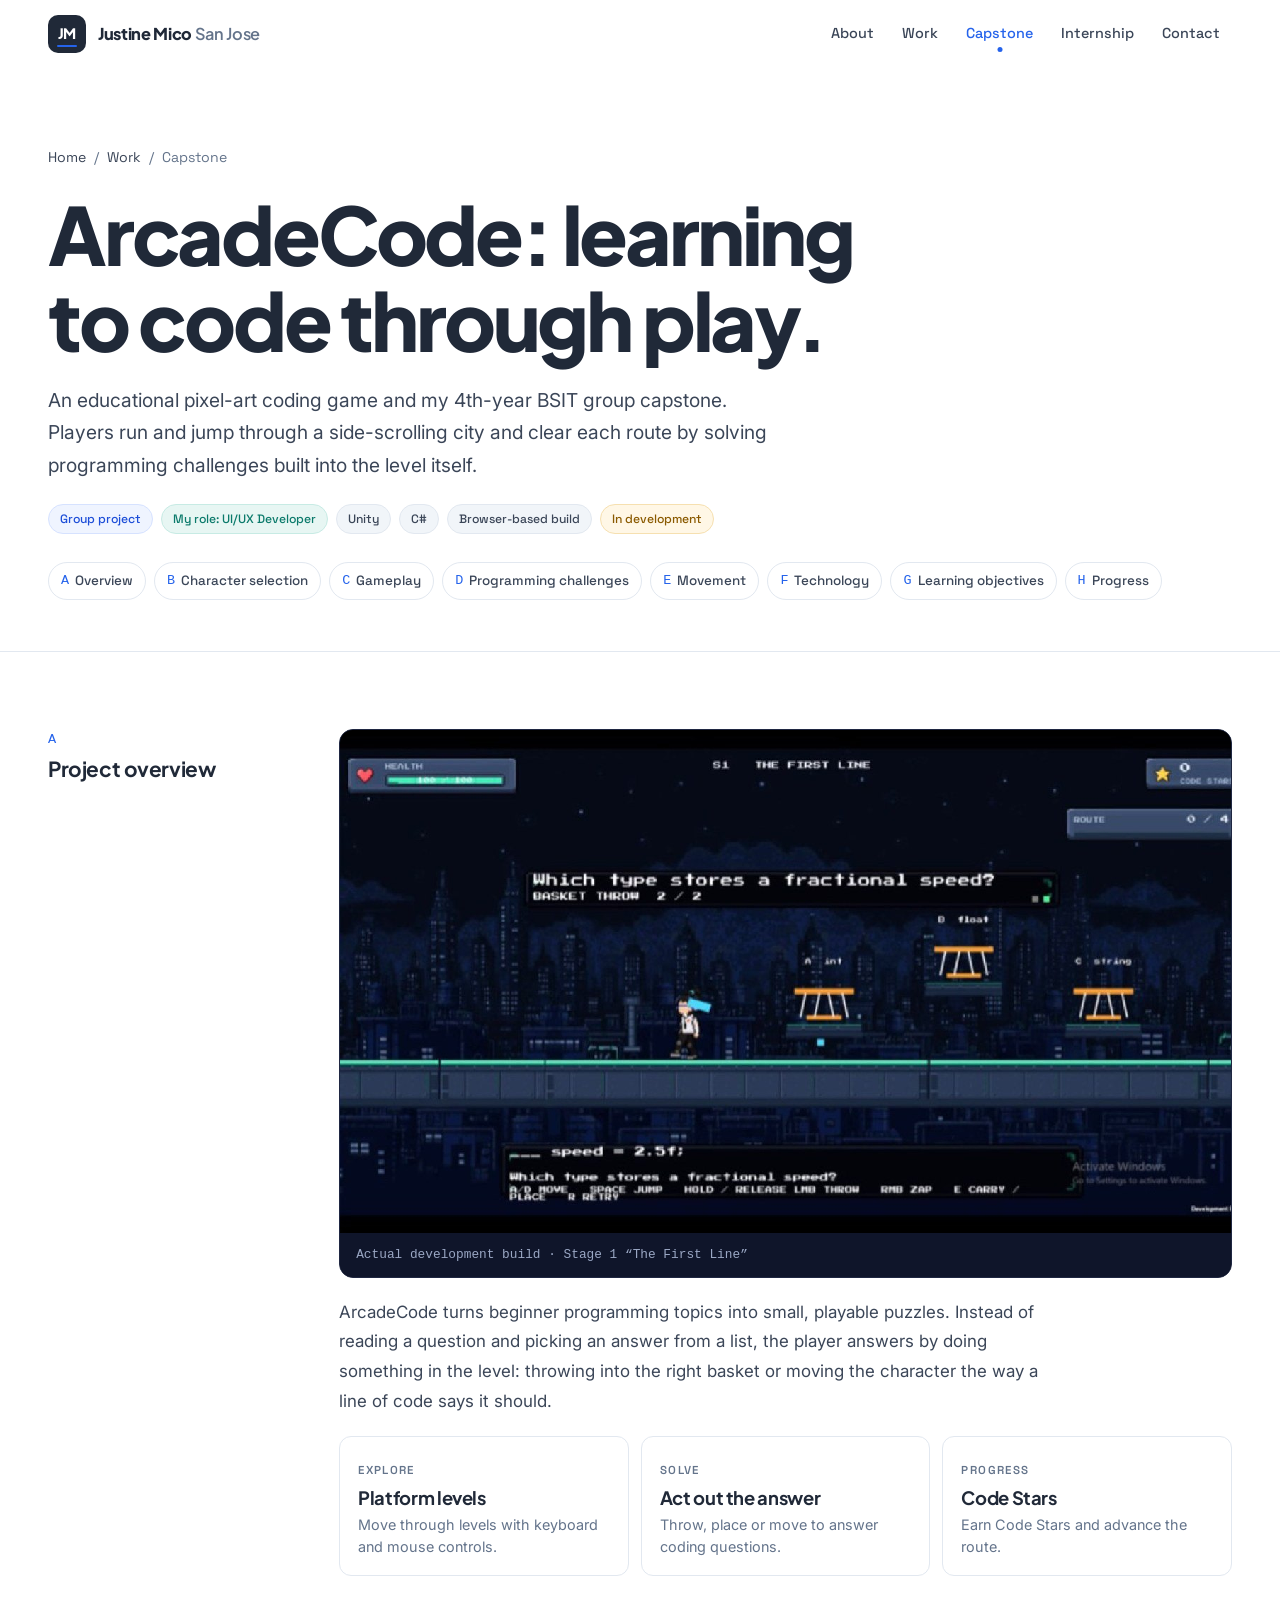
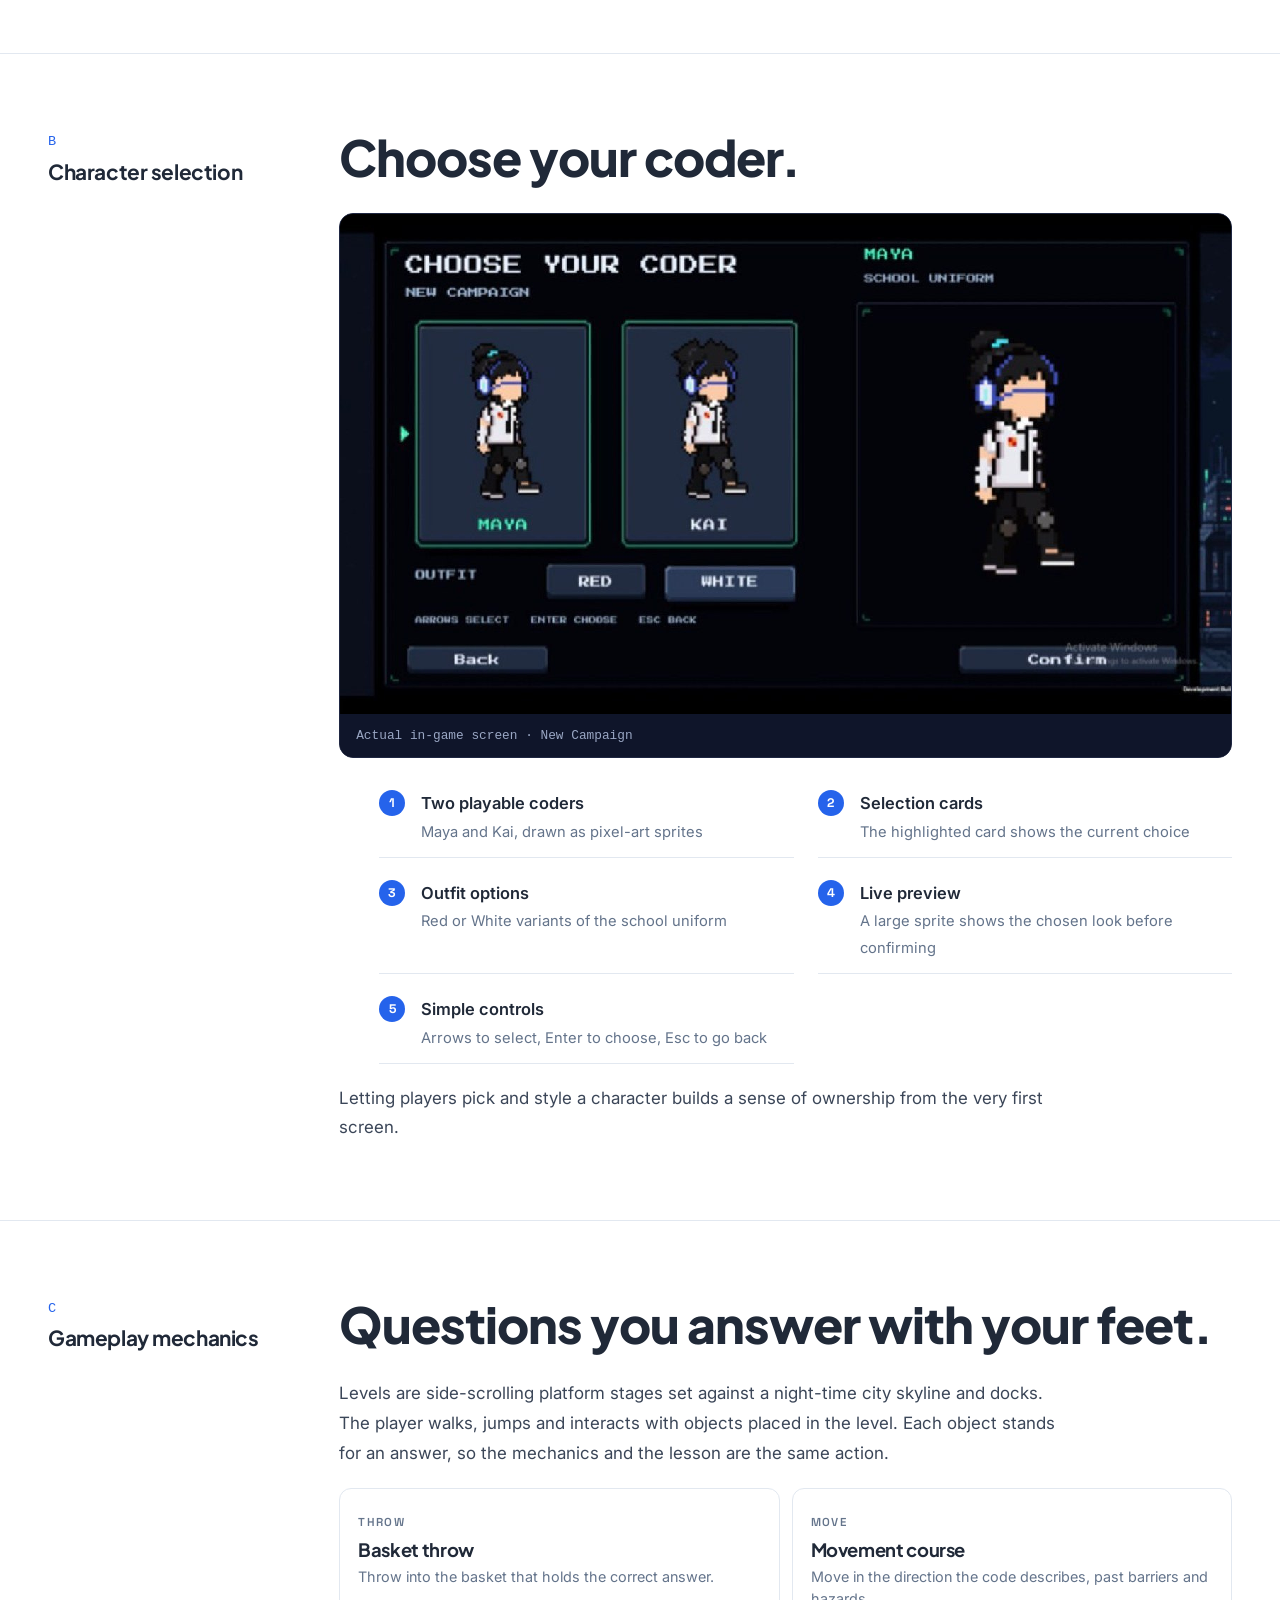
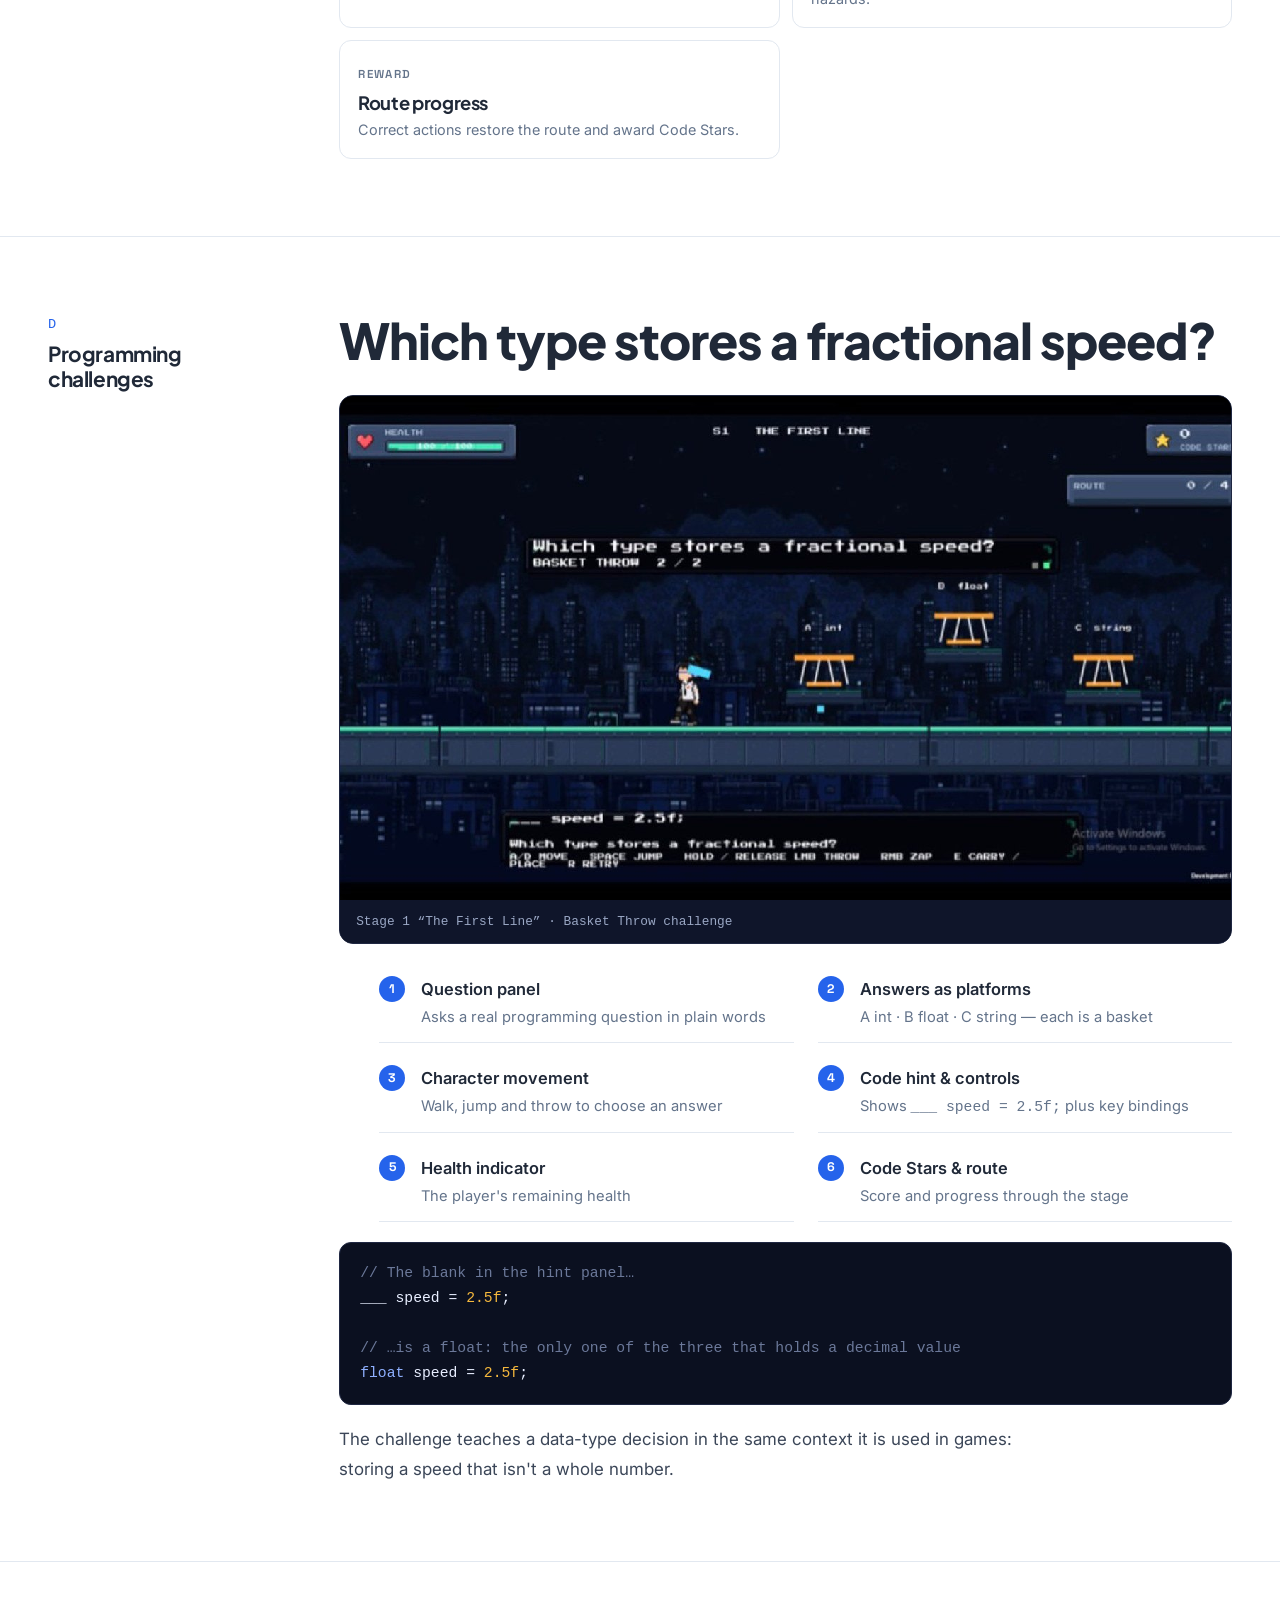
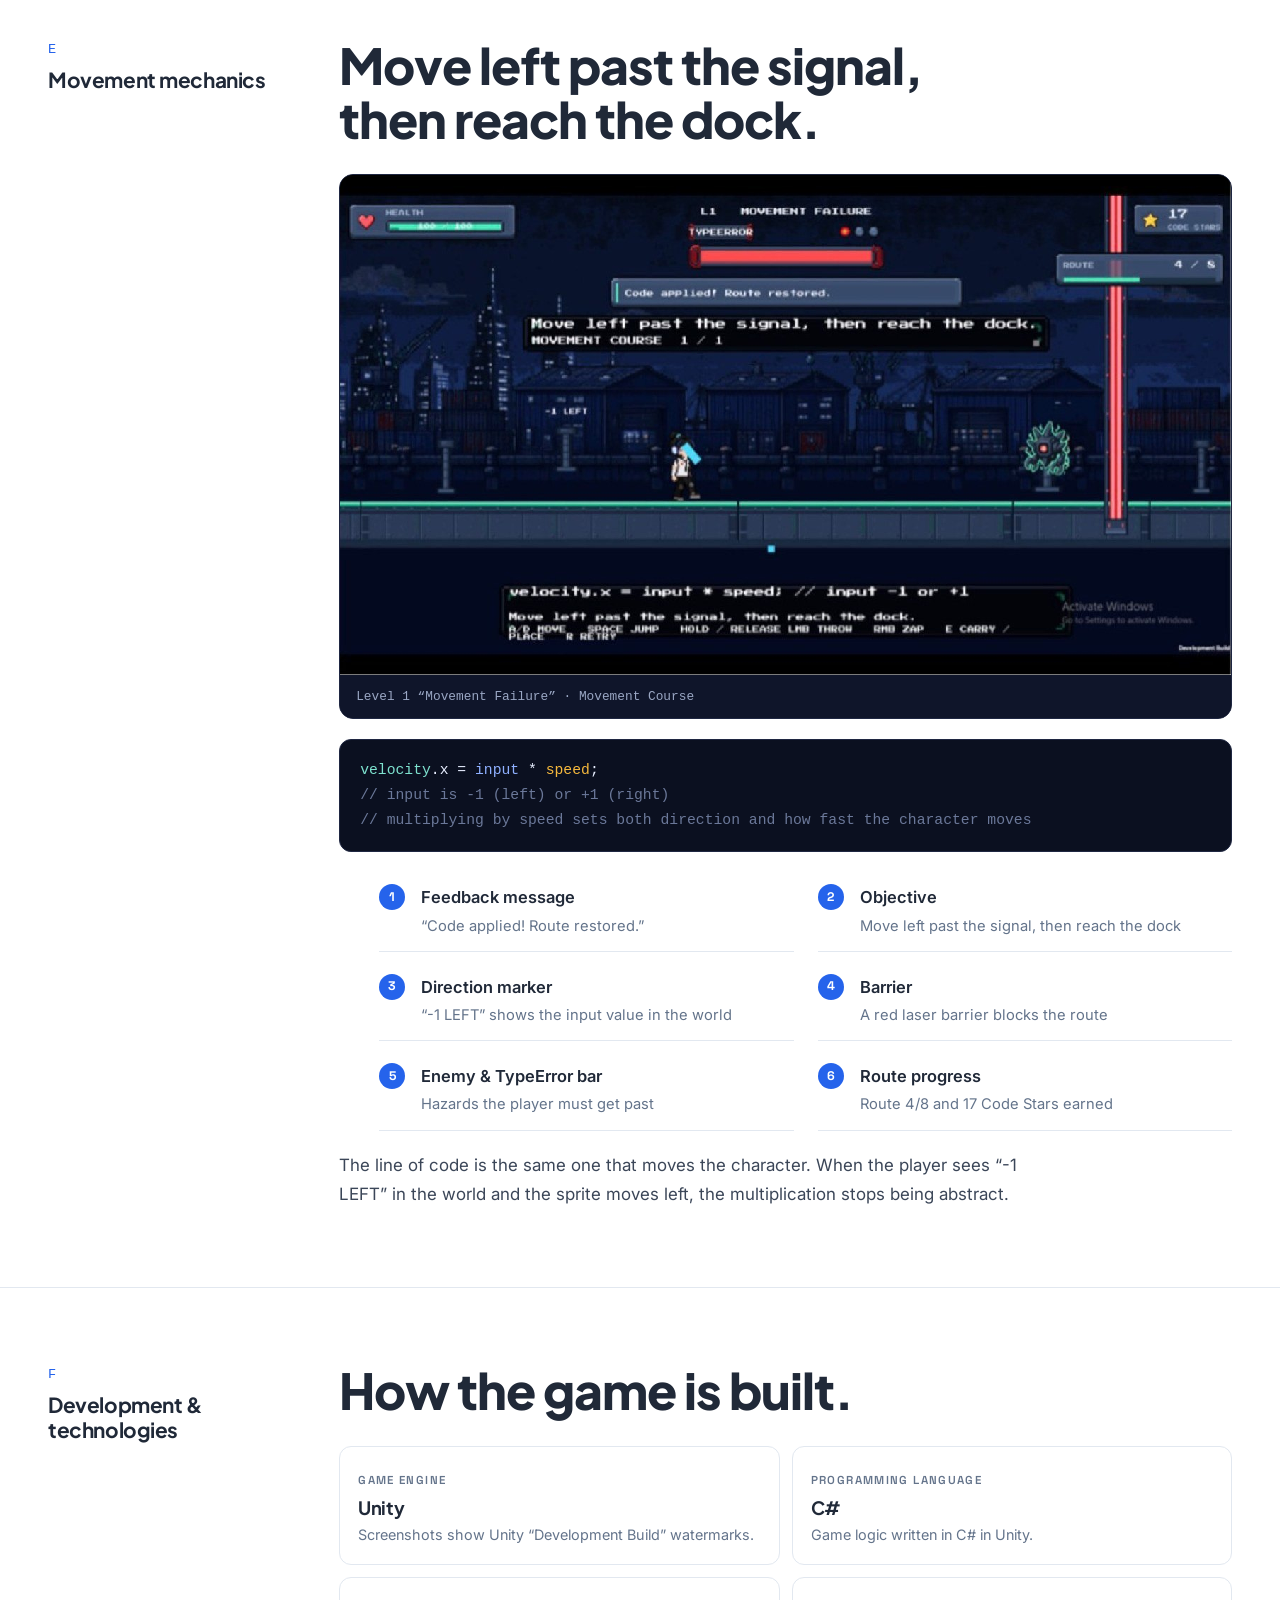
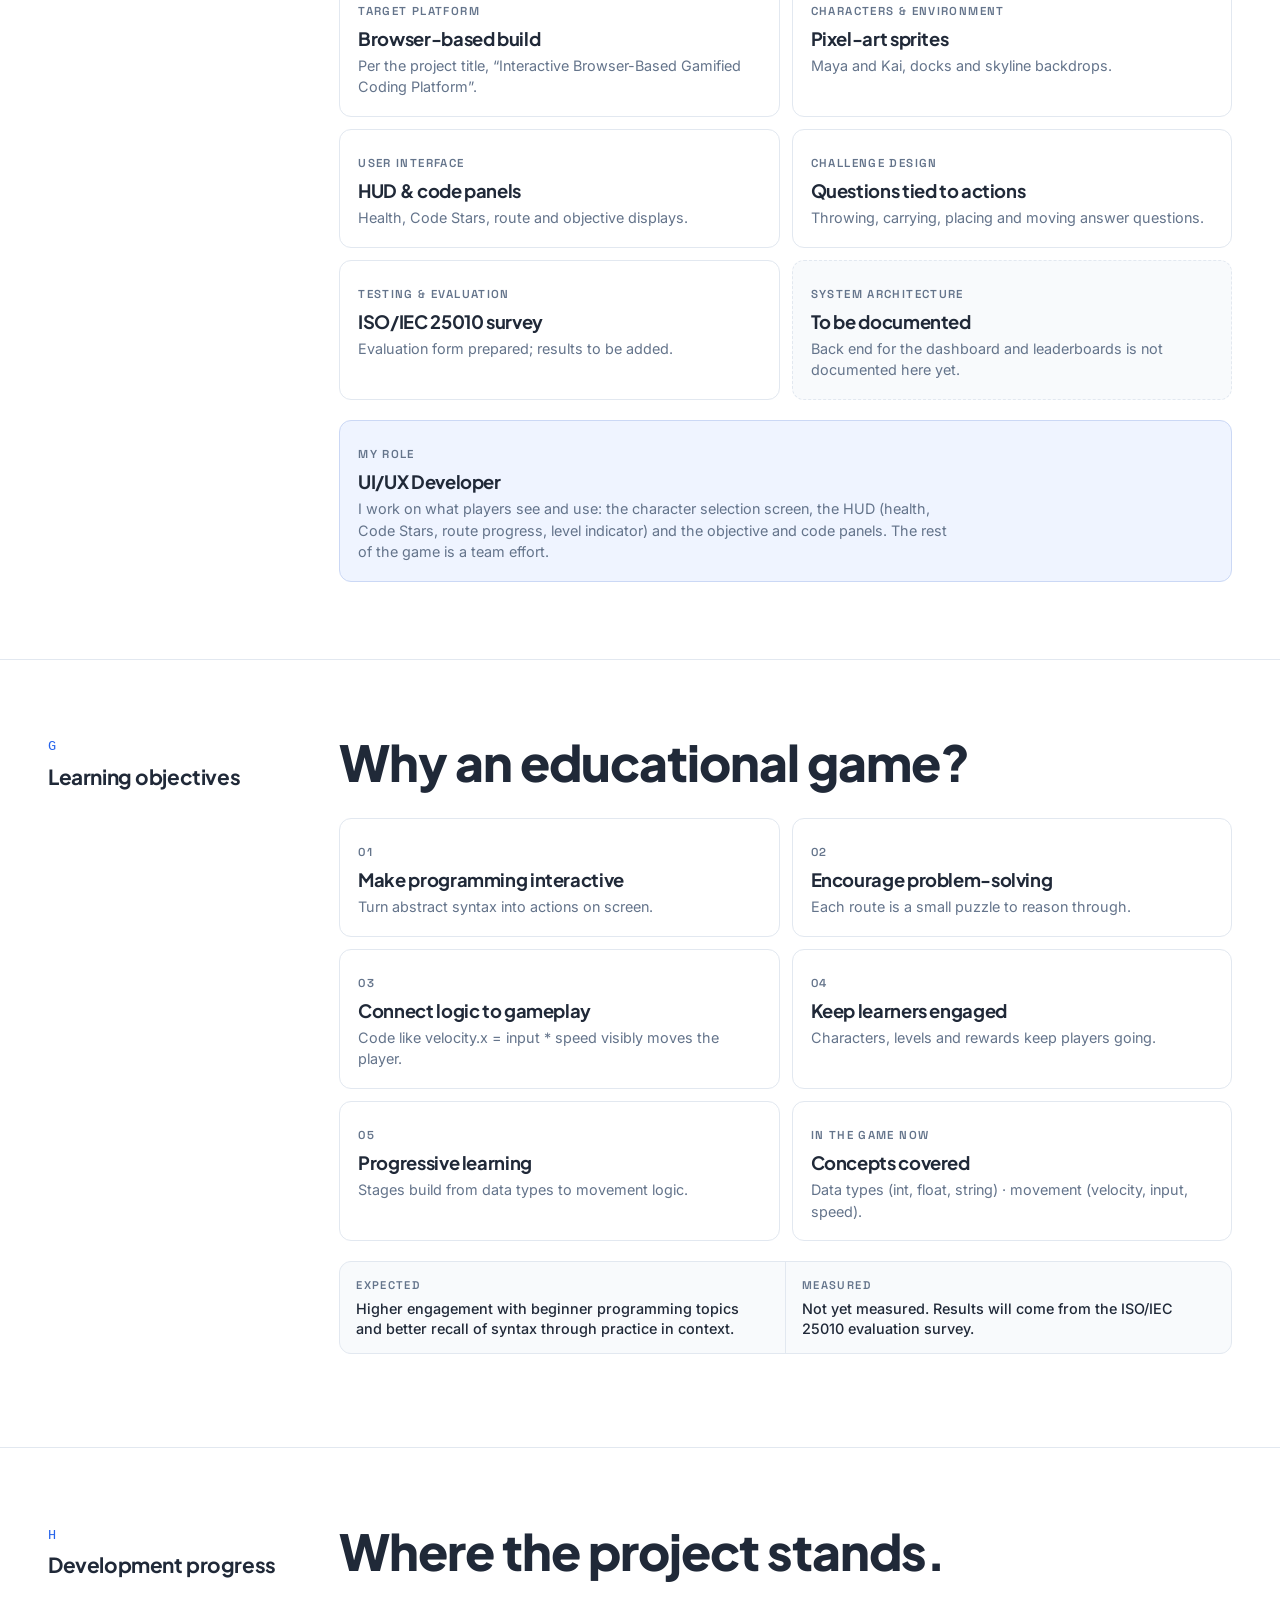
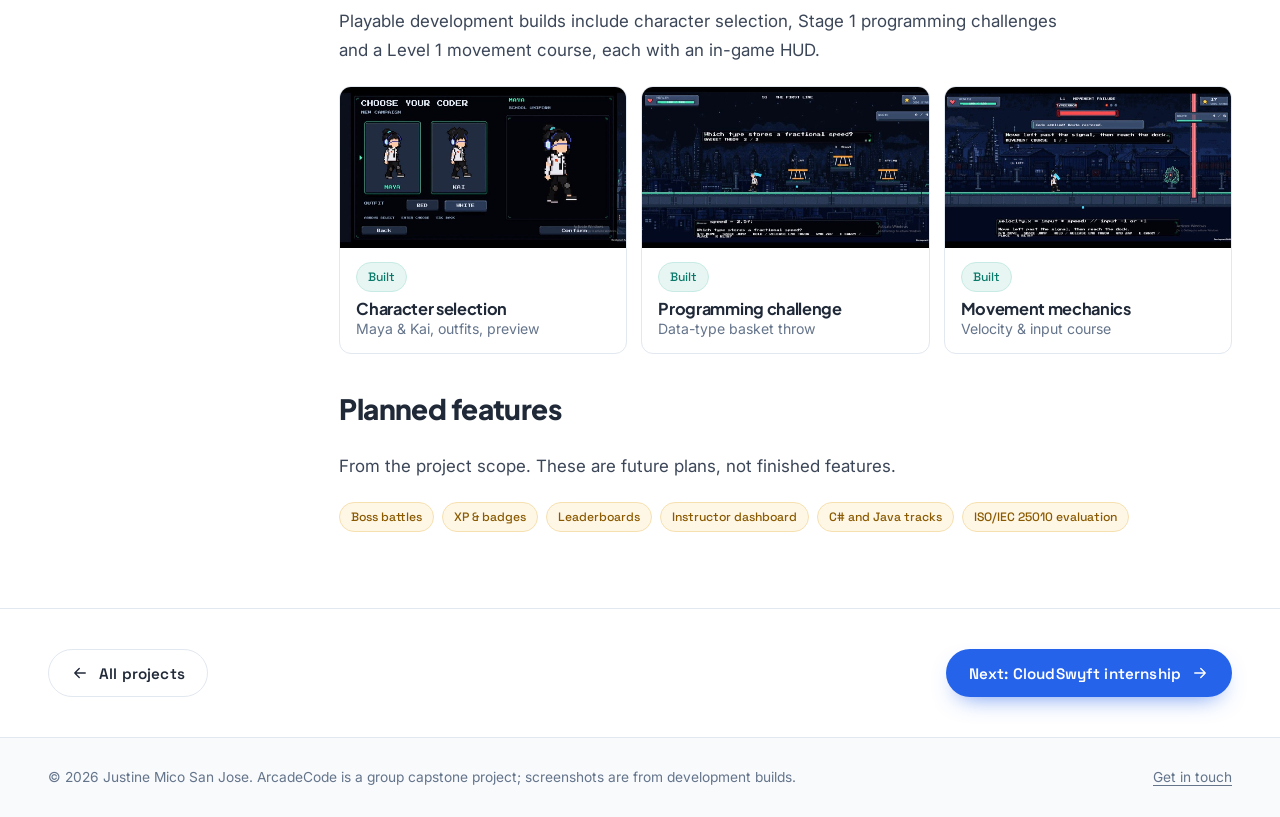
<file: projects/capstone.html>
<!DOCTYPE html>
<html lang="en">
<head>
  <meta charset="utf-8">
  <meta name="viewport" content="width=device-width, initial-scale=1, viewport-fit=cover">
  <title>ArcadeCode Capstone · Justine Mico San Jose</title>
  <meta name="description" content="ArcadeCode — a group capstone educational pixel-art coding game built in Unity and C#. Character selection, programming challenges, movement mechanics and development progress.">
  <meta name="author" content="Justine Mico San Jose">
  <meta property="og:title" content="ArcadeCode — Educational Pixel-Art Coding Game">
  <meta property="og:image" content="../assets/capstone/basket-throw-challenge.jpg">
  <link rel="icon" href="../assets/icons/favicon.svg" type="image/svg+xml">
  <link rel="preconnect" href="https://fonts.googleapis.com">
  <link rel="preconnect" href="https://fonts.gstatic.com" crossorigin>
  <link rel="stylesheet" href="https://fonts.googleapis.com/css2?family=Inter:wght@400;500;600;700&family=Plus+Jakarta+Sans:wght@600;700;800&family=Space+Grotesk:wght@500;600&display=swap">
  <link rel="stylesheet" href="../css/style.css">
  <link rel="stylesheet" href="../css/responsive.css">
</head>
<body>
<a class="skip-link" href="#main">Skip to content</a>

<header class="nav">
  <div class="wrap nav__inner">
    <a class="brand" href="../index.html" aria-label="Justine Mico San Jose, home">
      <span class="brand__mark">JM</span><span class="brand__name">Justine Mico <span>San Jose</span></span>
    </a>
    <nav aria-label="Primary">
      <ul class="nav__links" id="nav-links">
        <li><a href="../index.html#about">About</a></li>
        <li><a href="../index.html#work">Work</a></li>
        <li><a href="capstone.html" class="is-active" aria-current="page">Capstone</a></li>
        <li><a href="cloudswyft.html">Internship</a></li>
        <li><a href="../index.html#contact">Contact</a></li>
      </ul>
    </nav>
    <button class="nav__toggle" type="button" aria-controls="nav-links" aria-expanded="false" aria-label="Open menu"><span></span></button>
  </div>
</header>

<main id="main">
  <section class="page-hero">
    <div class="wrap">
      <p class="crumbs"><a href="../index.html">Home</a> <span aria-hidden="true">/</span> <a href="../index.html#work">Work</a> <span aria-hidden="true">/</span> <span>Capstone</span></p>
      <h1>ArcadeCode: learning to code through play.</h1>
      <p class="lede">An educational pixel-art coding game and my 4th-year BSIT group capstone. Players run and jump through a side-scrolling city and clear each route by solving programming challenges built into the level itself.</p>
      <div class="chips" style="margin-top:22px"><span class="chip chip--blue">Group project</span><span class="chip chip--teal">My role: UI/UX Developer</span><span class="chip">Unity</span><span class="chip">C#</span><span class="chip">Browser-based build</span><span class="chip chip--plan">In development</span></div>
      <ul class="toc" aria-label="On this page">
        <li><a href="#overview"><span class="n">A</span>Overview</a></li>
        <li><a href="#characters"><span class="n">B</span>Character selection</a></li>
        <li><a href="#gameplay"><span class="n">C</span>Gameplay</a></li>
        <li><a href="#challenges"><span class="n">D</span>Programming challenges</a></li>
        <li><a href="#movement"><span class="n">E</span>Movement</a></li>
        <li><a href="#tech"><span class="n">F</span>Technology</a></li>
        <li><a href="#objectives"><span class="n">G</span>Learning objectives</a></li>
        <li><a href="#progress"><span class="n">H</span>Progress</a></li>
      </ul>
    </div>
  </section>

  <!-- A -->
  <section class="cs-section" id="overview">
    <div class="wrap cs-grid">
      <p class="cs-label">A<b>Project overview</b></p>
      <div class="cs-body">
        <figure class="shot"><button type="button" data-lightbox="cap" data-src="../assets/capstone/basket-throw-challenge.jpg" data-caption="Stage 1 “The First Line” — basket-throw data-type challenge"><img src="../assets/capstone/basket-throw-challenge.jpg" width="1258" height="711" alt="ArcadeCode Stage 1: a pixel-art character on a dark city platform facing three answer baskets labelled int, float and string." fetchpriority="high"></button><figcaption>Actual development build · Stage 1 “The First Line”</figcaption></figure>
        <p>ArcadeCode turns beginner programming topics into small, playable puzzles. Instead of reading a question and picking an answer from a list, the player answers by doing something in the level: throwing into the right basket or moving the character the way a line of code says it should.</p>
        <div class="tech-grid" style="grid-template-columns:repeat(auto-fit,minmax(min(100%,180px),1fr))">
          <div class="tech"><b>Explore</b><h3>Platform levels</h3><p>Move through levels with keyboard and mouse controls.</p></div>
          <div class="tech"><b>Solve</b><h3>Act out the answer</h3><p>Throw, place or move to answer coding questions.</p></div>
          <div class="tech"><b>Progress</b><h3>Code Stars</h3><p>Earn Code Stars and advance the route.</p></div>
        </div>
      </div>
    </div>
  </section>

  <!-- B -->
  <section class="cs-section" id="characters">
    <div class="wrap cs-grid">
      <p class="cs-label">B<b>Character selection</b></p>
      <div class="cs-body">
        <h2>Choose your coder.</h2>
        <figure class="shot"><button type="button" data-lightbox="cap" data-src="../assets/capstone/character-selection.jpg" data-caption="New Campaign — Choose Your Coder: Maya and Kai, Red or White uniform"><img src="../assets/capstone/character-selection.jpg" width="1258" height="707" loading="lazy" alt="Character selection screen with Maya and Kai cards, Red and White outfit buttons and a large sprite preview."></button><figcaption>Actual in-game screen · New Campaign</figcaption></figure>
        <ol class="annot">
          <li><span class="n">1</span><div><b>Two playable coders</b><span>Maya and Kai, drawn as pixel-art sprites</span></div></li>
          <li><span class="n">2</span><div><b>Selection cards</b><span>The highlighted card shows the current choice</span></div></li>
          <li><span class="n">3</span><div><b>Outfit options</b><span>Red or White variants of the school uniform</span></div></li>
          <li><span class="n">4</span><div><b>Live preview</b><span>A large sprite shows the chosen look before confirming</span></div></li>
          <li><span class="n">5</span><div><b>Simple controls</b><span>Arrows to select, Enter to choose, Esc to go back</span></div></li>
        </ol>
        <p>Letting players pick and style a character builds a sense of ownership from the very first screen.</p>
      </div>
    </div>
  </section>

  <!-- C -->
  <section class="cs-section" id="gameplay">
    <div class="wrap cs-grid">
      <p class="cs-label">C<b>Gameplay mechanics</b></p>
      <div class="cs-body">
        <h2>Questions you answer with your feet.</h2>
        <p>Levels are side-scrolling platform stages set against a night-time city skyline and docks. The player walks, jumps and interacts with objects placed in the level. Each object stands for an answer, so the mechanics and the lesson are the same action.</p>
        <div class="tech-grid">
          <div class="tech"><b>Throw</b><h3>Basket throw</h3><p>Throw into the basket that holds the correct answer.</p></div>
          <div class="tech"><b>Move</b><h3>Movement course</h3><p>Move in the direction the code describes, past barriers and hazards.</p></div>
          <div class="tech"><b>Reward</b><h3>Route progress</h3><p>Correct actions restore the route and award Code Stars.</p></div>
        </div>
      </div>
    </div>
  </section>

  <!-- D -->
  <section class="cs-section" id="challenges">
    <div class="wrap cs-grid">
      <p class="cs-label">D<b>Programming challenges</b></p>
      <div class="cs-body">
        <h2>Which type stores a fractional speed?</h2>
        <figure class="shot"><button type="button" data-lightbox="cap" data-src="../assets/capstone/basket-throw-challenge.jpg" data-caption="Basket Throw — answers A int, B float, C string"><img src="../assets/capstone/basket-throw-challenge.jpg" width="1258" height="711" loading="lazy" alt="Question panel asking which type stores a fractional speed, with three baskets as answers."></button><figcaption>Stage 1 “The First Line” · Basket Throw challenge</figcaption></figure>
        <ol class="annot">
          <li><span class="n">1</span><div><b>Question panel</b><span>Asks a real programming question in plain words</span></div></li>
          <li><span class="n">2</span><div><b>Answers as platforms</b><span>A int · B float · C string — each is a basket</span></div></li>
          <li><span class="n">3</span><div><b>Character movement</b><span>Walk, jump and throw to choose an answer</span></div></li>
          <li><span class="n">4</span><div><b>Code hint &amp; controls</b><span>Shows <code>___ speed = 2.5f;</code> plus key bindings</span></div></li>
          <li><span class="n">5</span><div><b>Health indicator</b><span>The player's remaining health</span></div></li>
          <li><span class="n">6</span><div><b>Code Stars &amp; route</b><span>Score and progress through the stage</span></div></li>
        </ol>
        <pre class="codeblock"><span class="c">// The blank in the hint panel…</span>
___ speed = <span class="n">2.5f</span>;

<span class="c">// …is a float: the only one of the three that holds a decimal value</span>
<span class="k">float</span> speed = <span class="n">2.5f</span>;</pre>
        <p>The challenge teaches a data-type decision in the same context it is used in games: storing a speed that isn't a whole number.</p>
      </div>
    </div>
  </section>

  <!-- E -->
  <section class="cs-section" id="movement">
    <div class="wrap cs-grid">
      <p class="cs-label">E<b>Movement mechanics</b></p>
      <div class="cs-body">
        <h2>Move left past the signal, then reach the dock.</h2>
        <figure class="shot"><button type="button" data-lightbox="cap" data-src="../assets/capstone/movement-course.jpg" data-caption="Level 1 “Movement Failure” — Movement Course"><img src="../assets/capstone/movement-course.jpg" width="1258" height="706" loading="lazy" alt="Movement course with a '-1 LEFT' marker, a red laser barrier, an enemy and a TypeError bar."></button><figcaption>Level 1 “Movement Failure” · Movement Course</figcaption></figure>
        <pre class="codeblock"><span class="p">velocity</span>.x = <span class="k">input</span> * <span class="n">speed</span>;
<span class="c">// input is -1 (left) or +1 (right)</span>
<span class="c">// multiplying by speed sets both direction and how fast the character moves</span></pre>
        <ol class="annot">
          <li><span class="n">1</span><div><b>Feedback message</b><span>“Code applied! Route restored.”</span></div></li>
          <li><span class="n">2</span><div><b>Objective</b><span>Move left past the signal, then reach the dock</span></div></li>
          <li><span class="n">3</span><div><b>Direction marker</b><span>“-1 LEFT” shows the input value in the world</span></div></li>
          <li><span class="n">4</span><div><b>Barrier</b><span>A red laser barrier blocks the route</span></div></li>
          <li><span class="n">5</span><div><b>Enemy &amp; TypeError bar</b><span>Hazards the player must get past</span></div></li>
          <li><span class="n">6</span><div><b>Route progress</b><span>Route 4/8 and 17 Code Stars earned</span></div></li>
        </ol>
        <p>The line of code is the same one that moves the character. When the player sees “-1 LEFT” in the world and the sprite moves left, the multiplication stops being abstract.</p>
      </div>
    </div>
  </section>


  <!-- F -->
  <section class="cs-section" id="tech">
    <div class="wrap cs-grid">
      <p class="cs-label">F<b>Development &amp; technologies</b></p>
      <div class="cs-body">
        <h2>How the game is built.</h2>
        <div class="tech-grid">
          <div class="tech"><b>Game engine</b><h3>Unity</h3><p>Screenshots show Unity “Development Build” watermarks.</p></div>
          <div class="tech"><b>Programming language</b><h3>C#</h3><p>Game logic written in C# in Unity.</p></div>
          <div class="tech"><b>Target platform</b><h3>Browser-based build</h3><p>Per the project title, “Interactive Browser-Based Gamified Coding Platform”.</p></div>
          <div class="tech"><b>Characters &amp; environment</b><h3>Pixel-art sprites</h3><p>Maya and Kai, docks and skyline backdrops.</p></div>
          <div class="tech"><b>User interface</b><h3>HUD &amp; code panels</h3><p>Health, Code Stars, route and objective displays.</p></div>
          <div class="tech"><b>Challenge design</b><h3>Questions tied to actions</h3><p>Throwing, carrying, placing and moving answer questions.</p></div>
          <div class="tech"><b>Testing &amp; evaluation</b><h3>ISO/IEC 25010 survey</h3><p>Evaluation form prepared; results to be added.</p></div>
          <div class="tech tech--todo"><b>System architecture</b><h3>To be documented</h3><p>Back end for the dashboard and leaderboards is not documented here yet.</p></div>
        </div>
        <div class="tech" style="border-color:#cbd8f5;background:var(--blue-tint)"><b>My role</b><h3>UI/UX Developer</h3><p>I work on what players see and use: the character selection screen, the HUD (health, Code Stars, route progress, level indicator) and the objective and code panels. The rest of the game is a team effort.</p></div>
      </div>
    </div>
  </section>

  <!-- G -->
  <section class="cs-section" id="objectives">
    <div class="wrap cs-grid">
      <p class="cs-label">G<b>Learning objectives</b></p>
      <div class="cs-body">
        <h2>Why an educational game?</h2>
        <div class="tech-grid">
          <div class="tech"><b>01</b><h3>Make programming interactive</h3><p>Turn abstract syntax into actions on screen.</p></div>
          <div class="tech"><b>02</b><h3>Encourage problem-solving</h3><p>Each route is a small puzzle to reason through.</p></div>
          <div class="tech"><b>03</b><h3>Connect logic to gameplay</h3><p>Code like velocity.x = input * speed visibly moves the player.</p></div>
          <div class="tech"><b>04</b><h3>Keep learners engaged</h3><p>Characters, levels and rewards keep players going.</p></div>
          <div class="tech"><b>05</b><h3>Progressive learning</h3><p>Stages build from data types to movement logic.</p></div>
          <div class="tech"><b>In the game now</b><h3>Concepts covered</h3><p>Data types (int, float, string) · movement (velocity, input, speed).</p></div>
        </div>
        <dl class="case__facts" style="grid-template-columns:repeat(2,minmax(0,1fr))">
          <div><dt>Expected</dt><dd style="font-weight:500">Higher engagement with beginner programming topics and better recall of syntax through practice in context.</dd></div>
          <div><dt>Measured</dt><dd style="font-weight:500">Not yet measured. Results will come from the ISO/IEC 25010 evaluation survey.</dd></div>
        </dl>
      </div>
    </div>
  </section>

  <!-- H -->
  <section class="cs-section" id="progress">
    <div class="wrap cs-grid">
      <p class="cs-label">H<b>Development progress</b></p>
      <div class="cs-body">
        <h2>Where the project stands.</h2>
        <p>Playable development builds include character selection, Stage 1 programming challenges and a Level 1 movement course, each with an in-game HUD.</p>
        <div class="progress-grid" style="grid-template-columns:repeat(auto-fit,minmax(min(100%,220px),1fr))">
          <article class="p-card"><button type="button" data-lightbox="prog" data-src="../assets/capstone/character-selection.jpg" data-caption="Built — Character selection"><img src="../assets/capstone/character-selection.jpg" alt="Character selection screen." loading="lazy"></button><div class="b"><span class="chip chip--teal">Built</span><h3>Character selection</h3><p>Maya &amp; Kai, outfits, preview</p></div></article>
          <article class="p-card"><button type="button" data-lightbox="prog" data-src="../assets/capstone/basket-throw-challenge.jpg" data-caption="Built — Programming challenge"><img src="../assets/capstone/basket-throw-challenge.jpg" alt="Basket throw challenge." loading="lazy"></button><div class="b"><span class="chip chip--teal">Built</span><h3>Programming challenge</h3><p>Data-type basket throw</p></div></article>
          <article class="p-card"><button type="button" data-lightbox="prog" data-src="../assets/capstone/movement-course.jpg" data-caption="Built — Movement mechanics"><img src="../assets/capstone/movement-course.jpg" alt="Movement course." loading="lazy"></button><div class="b"><span class="chip chip--teal">Built</span><h3>Movement mechanics</h3><p>Velocity &amp; input course</p></div></article>
        </div>
        <h2 style="font-size:var(--t-lg);margin-top:40px">Planned features</h2>
        <p>From the project scope. These are future plans, not finished features.</p>
        <ul class="planned">
          <li class="chip chip--plan">Boss battles</li><li class="chip chip--plan">XP &amp; badges</li><li class="chip chip--plan">Leaderboards</li>
          <li class="chip chip--plan">Instructor dashboard</li><li class="chip chip--plan">C# and Java tracks</li><li class="chip chip--plan">ISO/IEC 25010 evaluation</li>
        </ul>
      </div>
    </div>
  </section>

  <div class="wrap next-prev">
    <a class="btn btn--ghost" href="../index.html#work"><svg aria-hidden="true" style="transform:scaleX(-1)"><use href="#i-arrow"/></svg> All projects</a>
    <a class="btn btn--primary" href="cloudswyft.html">Next: CloudSwyft internship <svg aria-hidden="true"><use href="#i-arrow"/></svg></a>
  </div>
</main>

<footer class="footer">
  <div class="wrap footer__inner">
    <p>© <span data-year>2026</span> Justine Mico San Jose. ArcadeCode is a group capstone project; screenshots are from development builds.</p>
    <p><a href="../index.html#contact">Get in touch</a></p>
  </div>
</footer>

<button class="to-top" type="button" aria-label="Back to top"><svg aria-hidden="true"><use href="#i-up"/></svg></button>

<dialog class="lightbox" id="lightbox" aria-label="Image viewer">
  <div class="lb-top"><button class="icon-btn" type="button" data-close aria-label="Close image viewer"><svg aria-hidden="true"><use href="#i-close"/></svg></button></div>
  <div class="lb-stage"><img id="lb-img" alt=""></div>
  <p class="lb-cap"><span id="lb-cap"></span><small id="lb-count"></small></p>
  <button class="icon-btn lb-prev" type="button" aria-label="Previous image"><svg aria-hidden="true"><use href="#i-chev-left"/></svg></button>
  <button class="icon-btn lb-next" type="button" aria-label="Next image"><svg aria-hidden="true"><use href="#i-chev-right"/></svg></button>
</dialog>
<div class="toast" id="toast" role="status" aria-live="polite"></div>

<script src="../js/main.js"></script>
<script src="../js/interactions.js"></script>
</body>
</html>
</file>
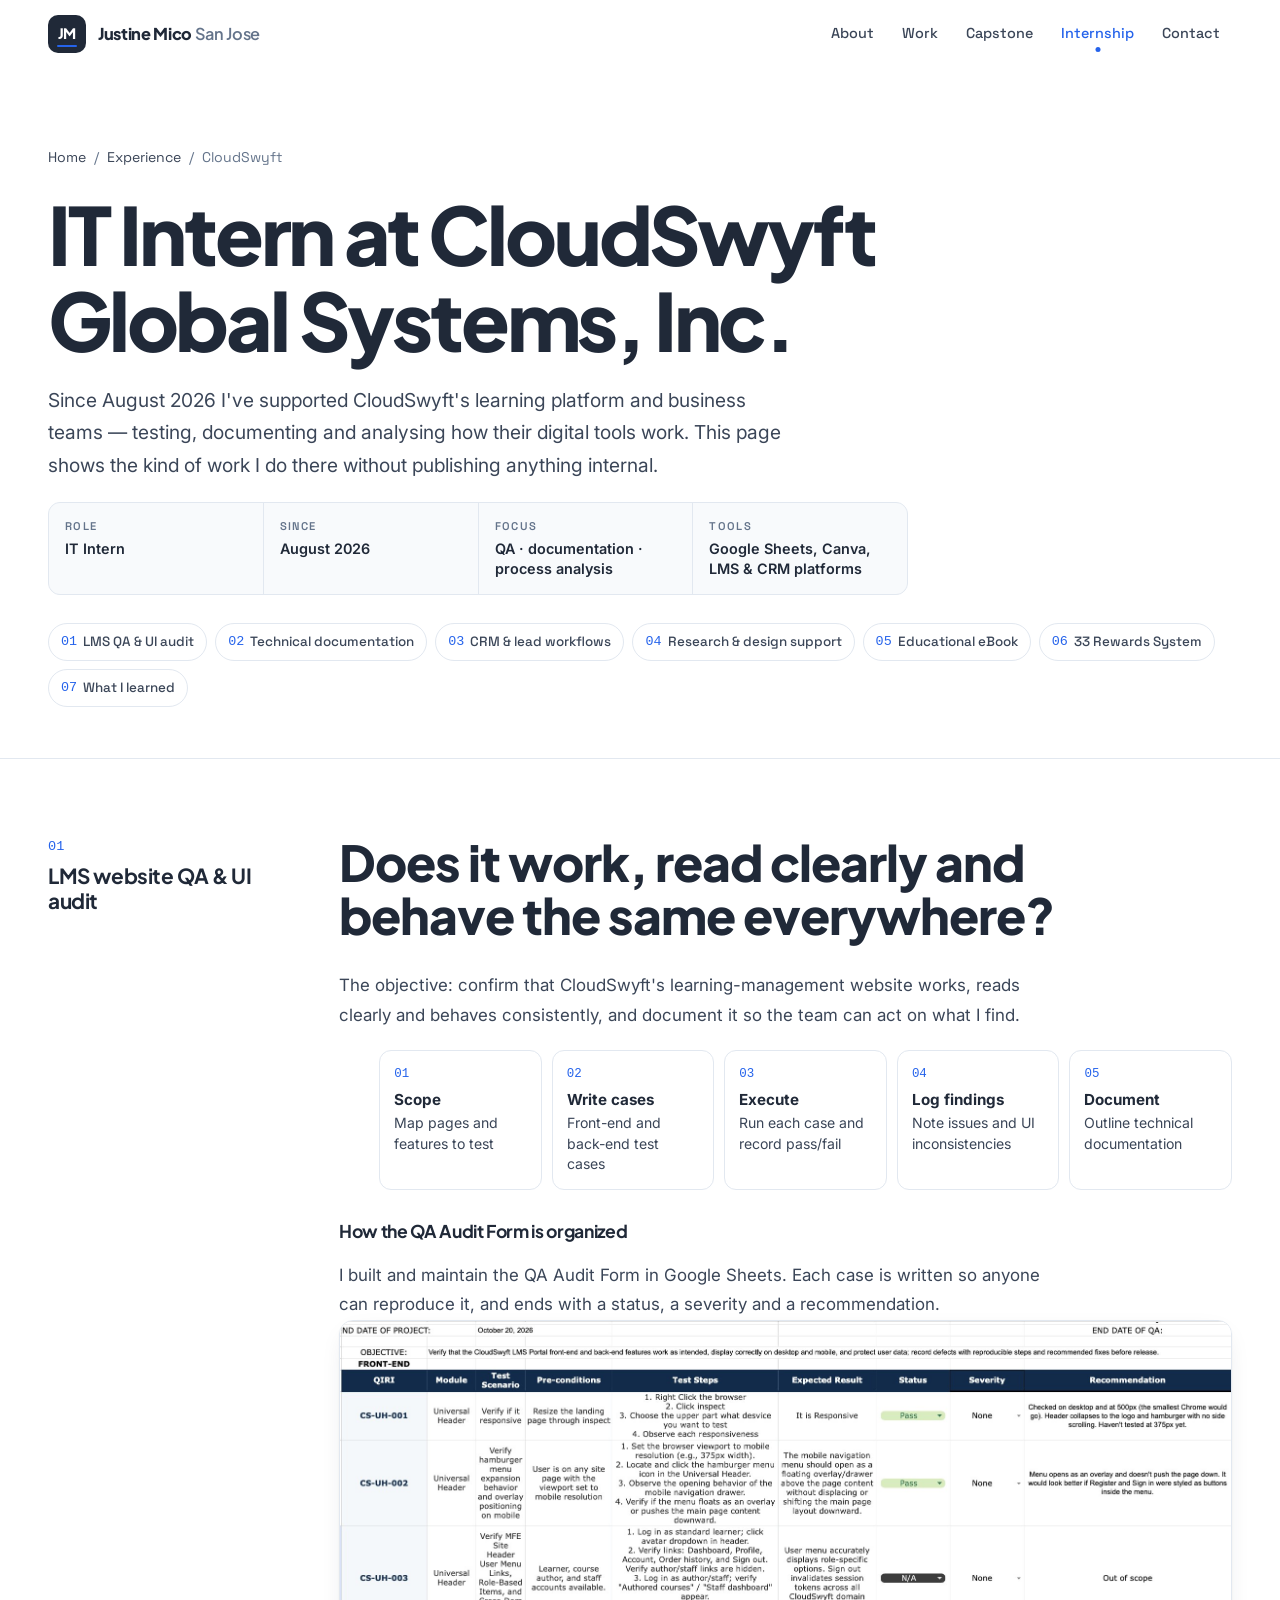
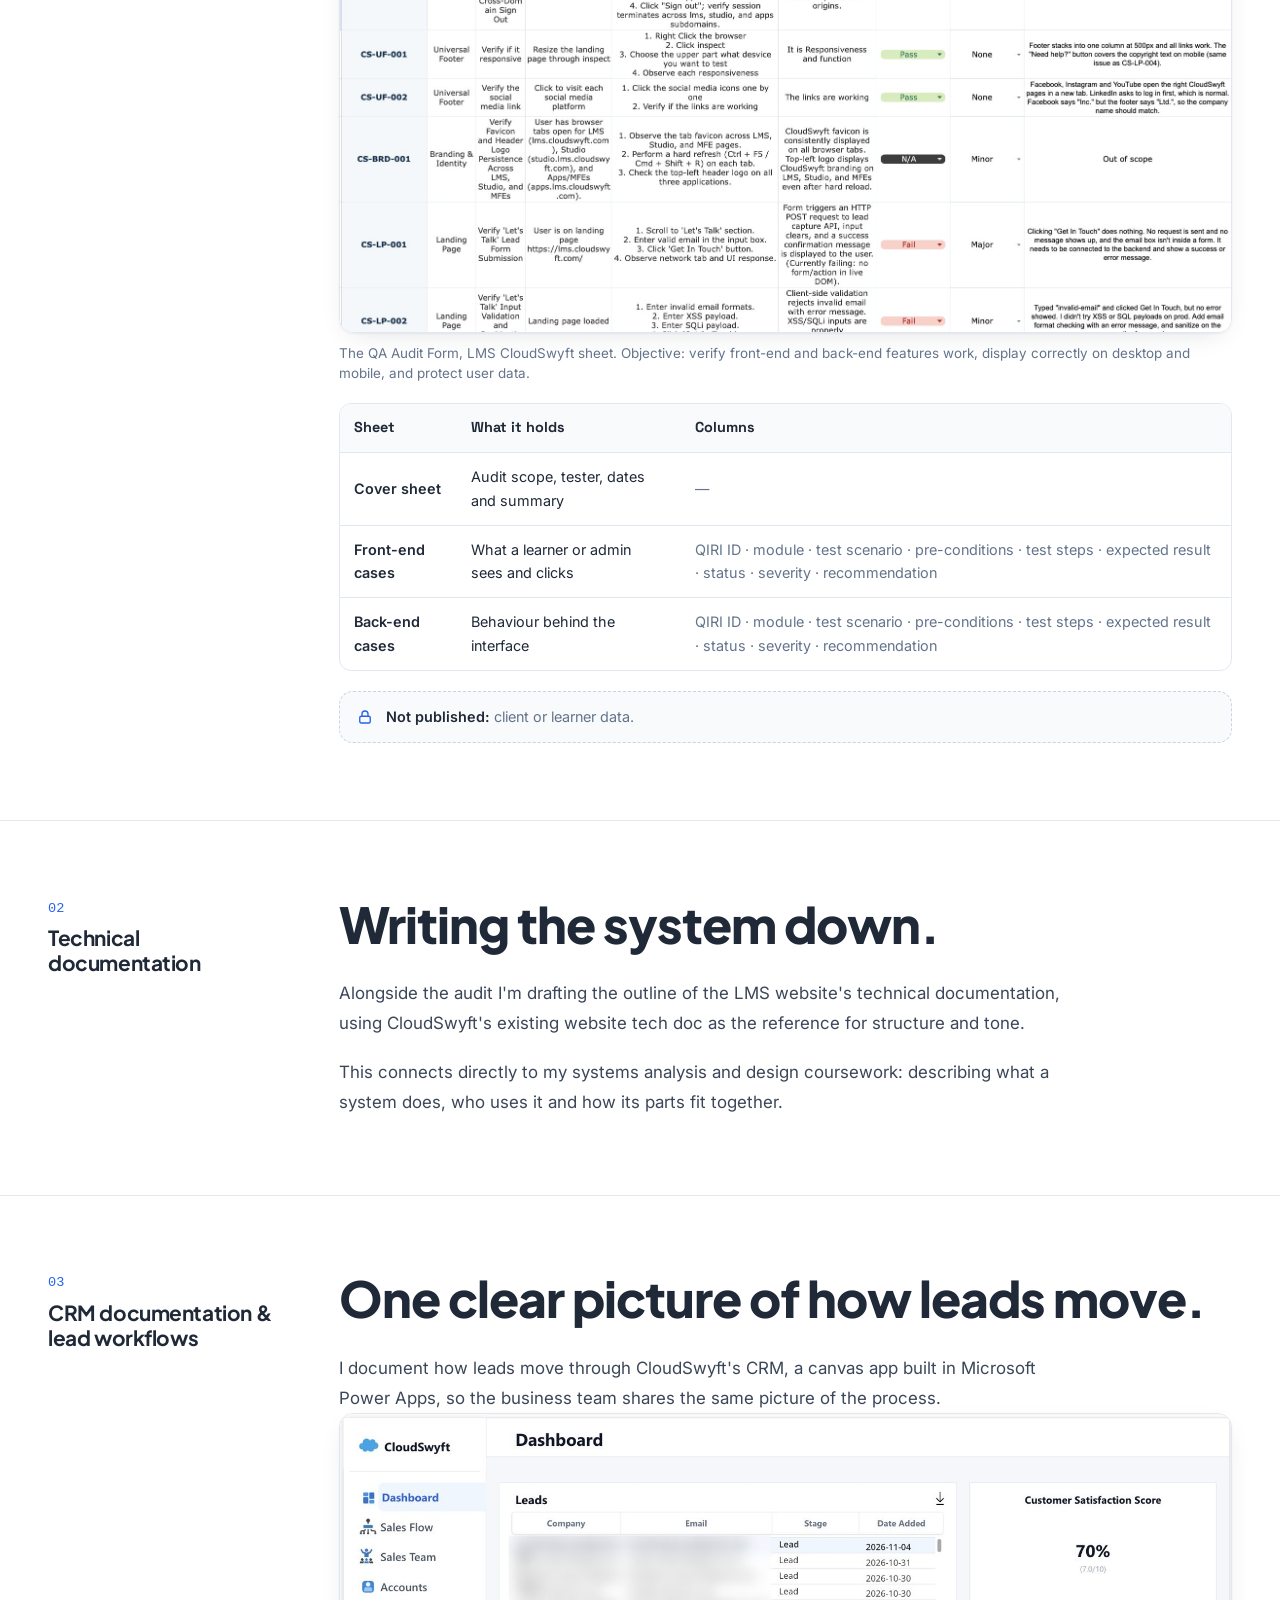
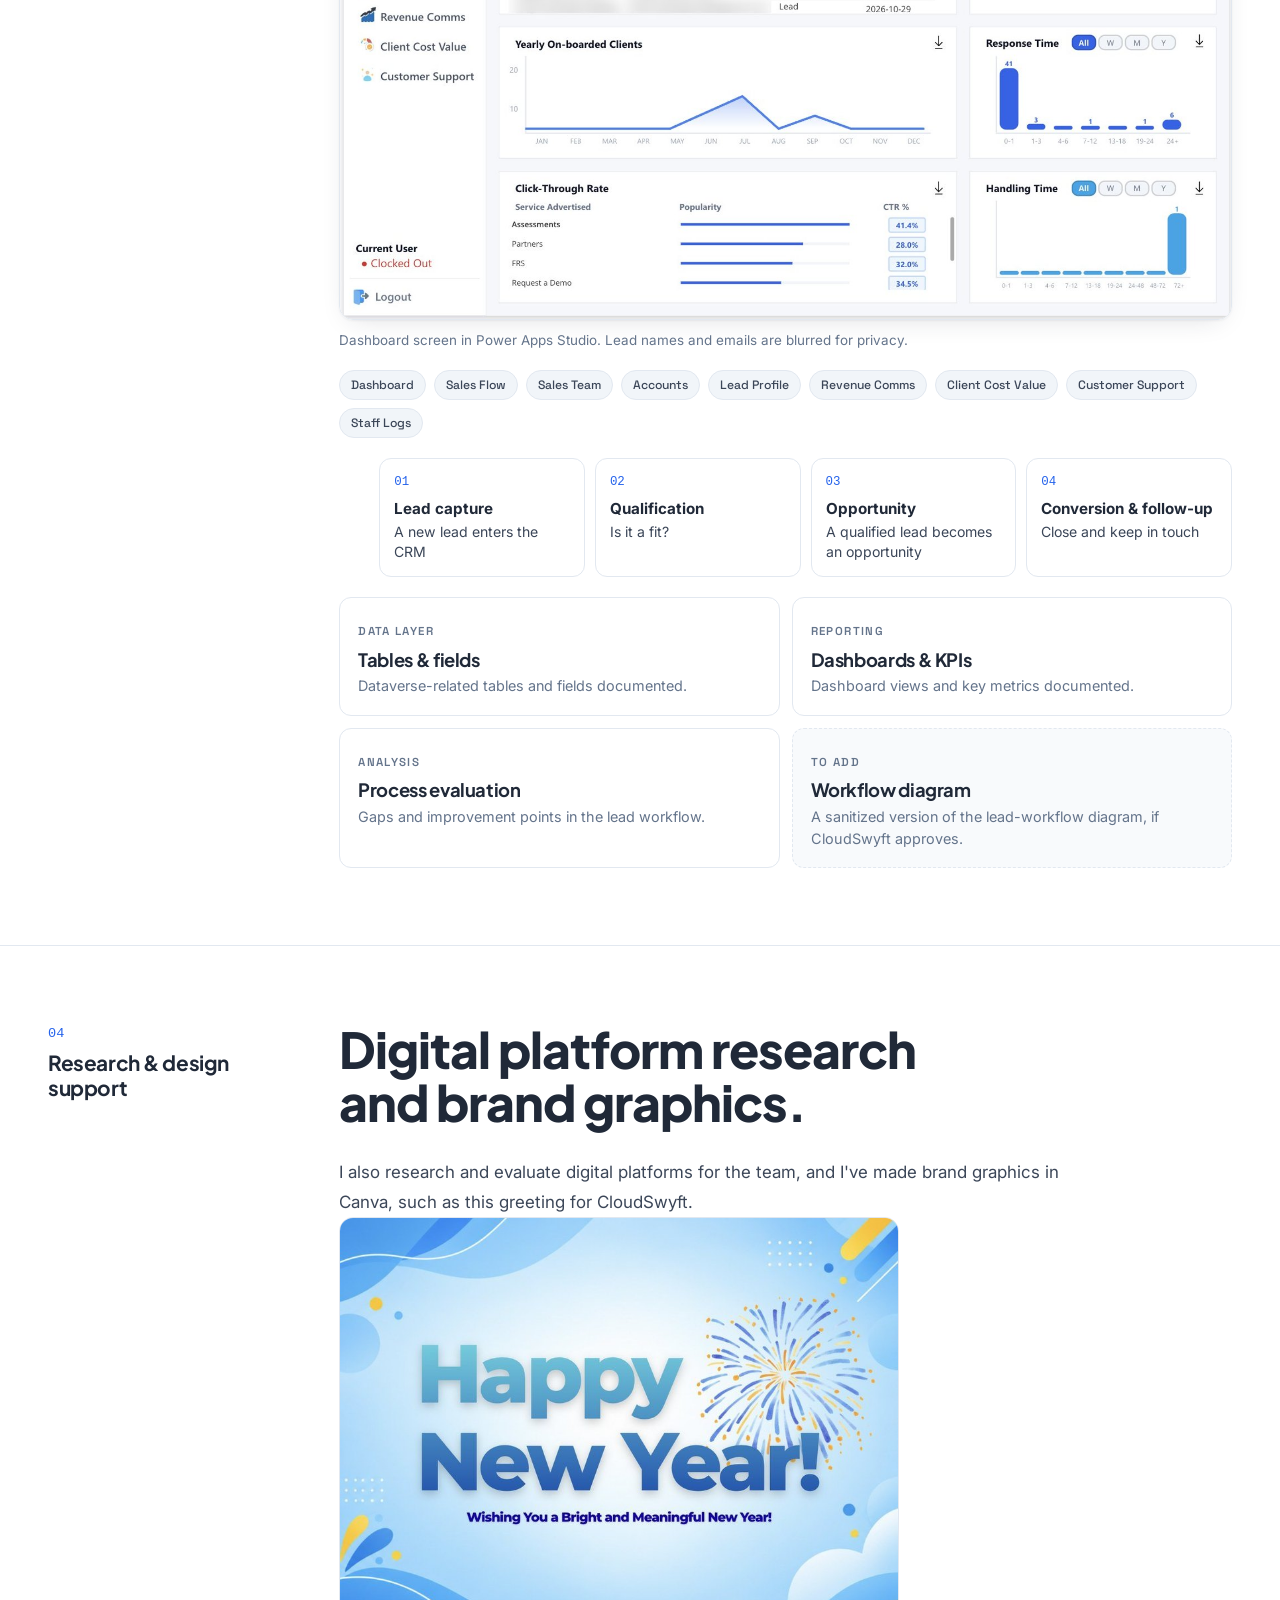
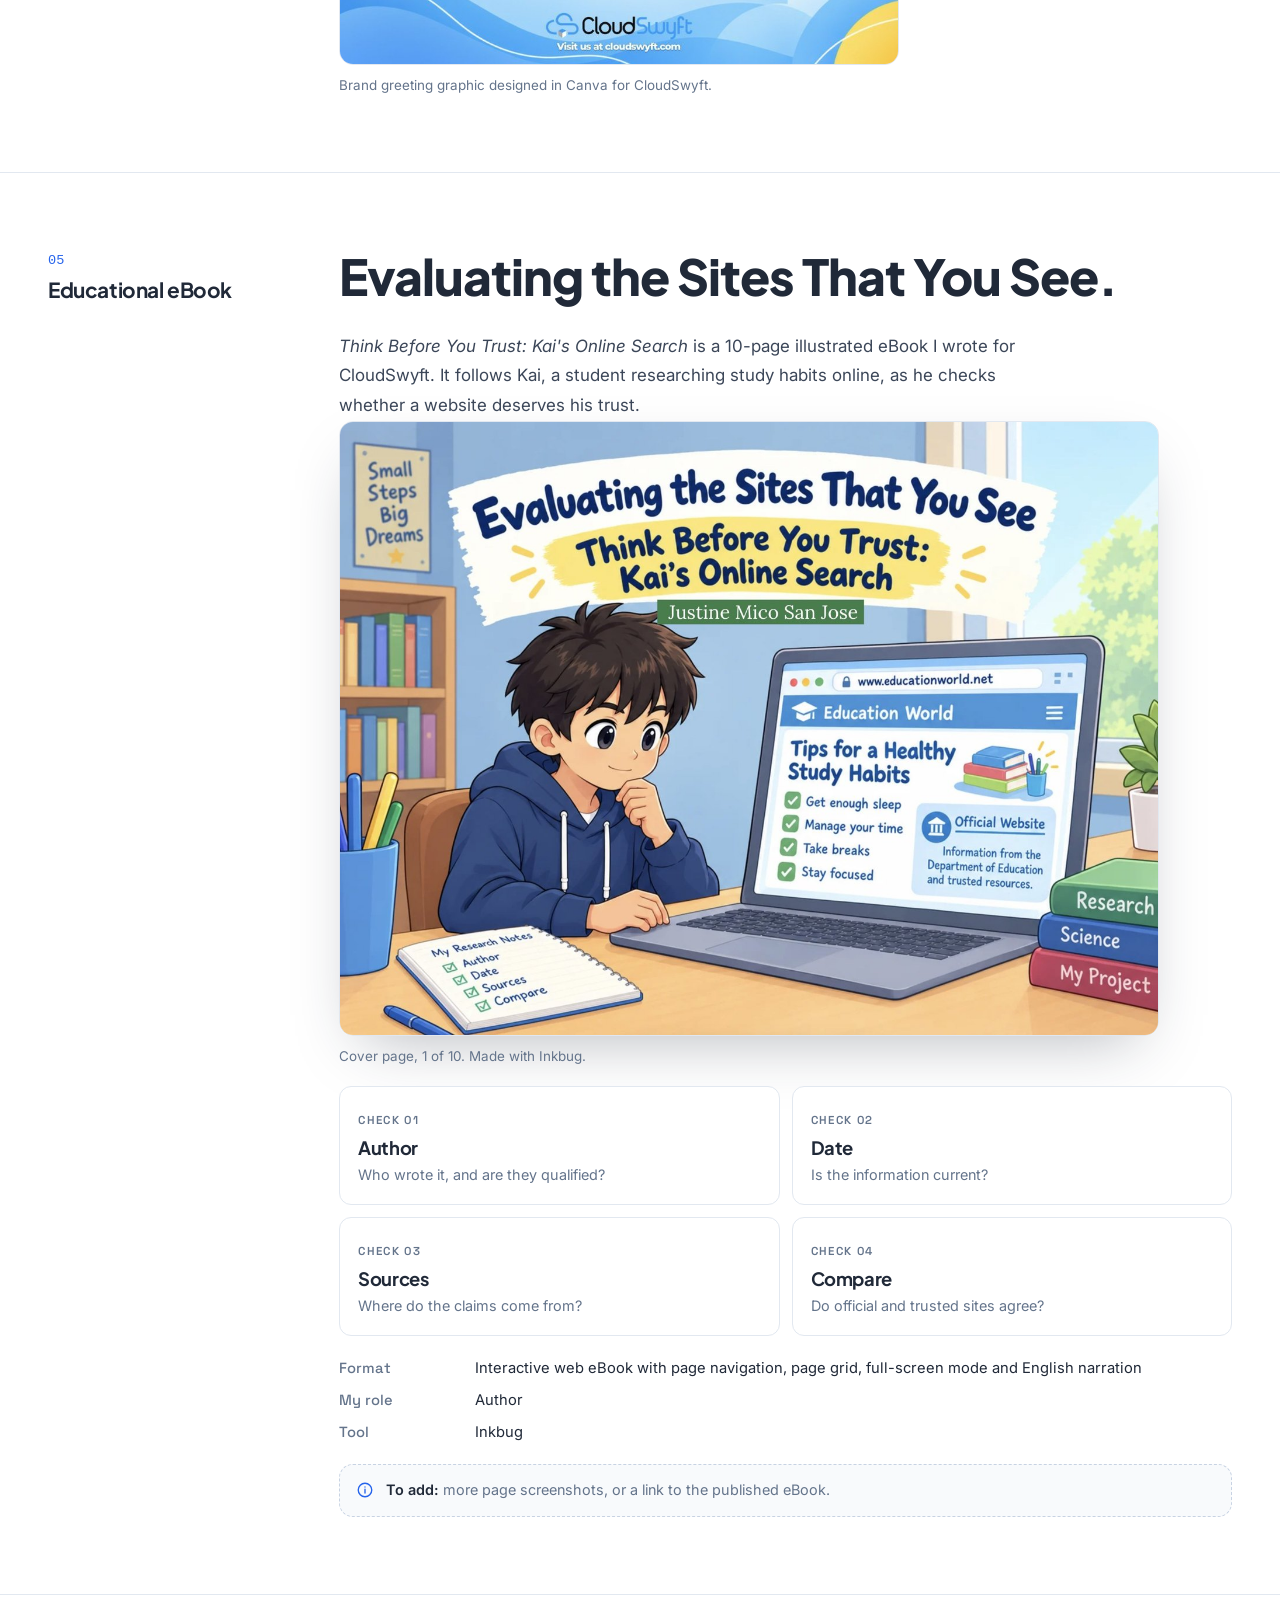
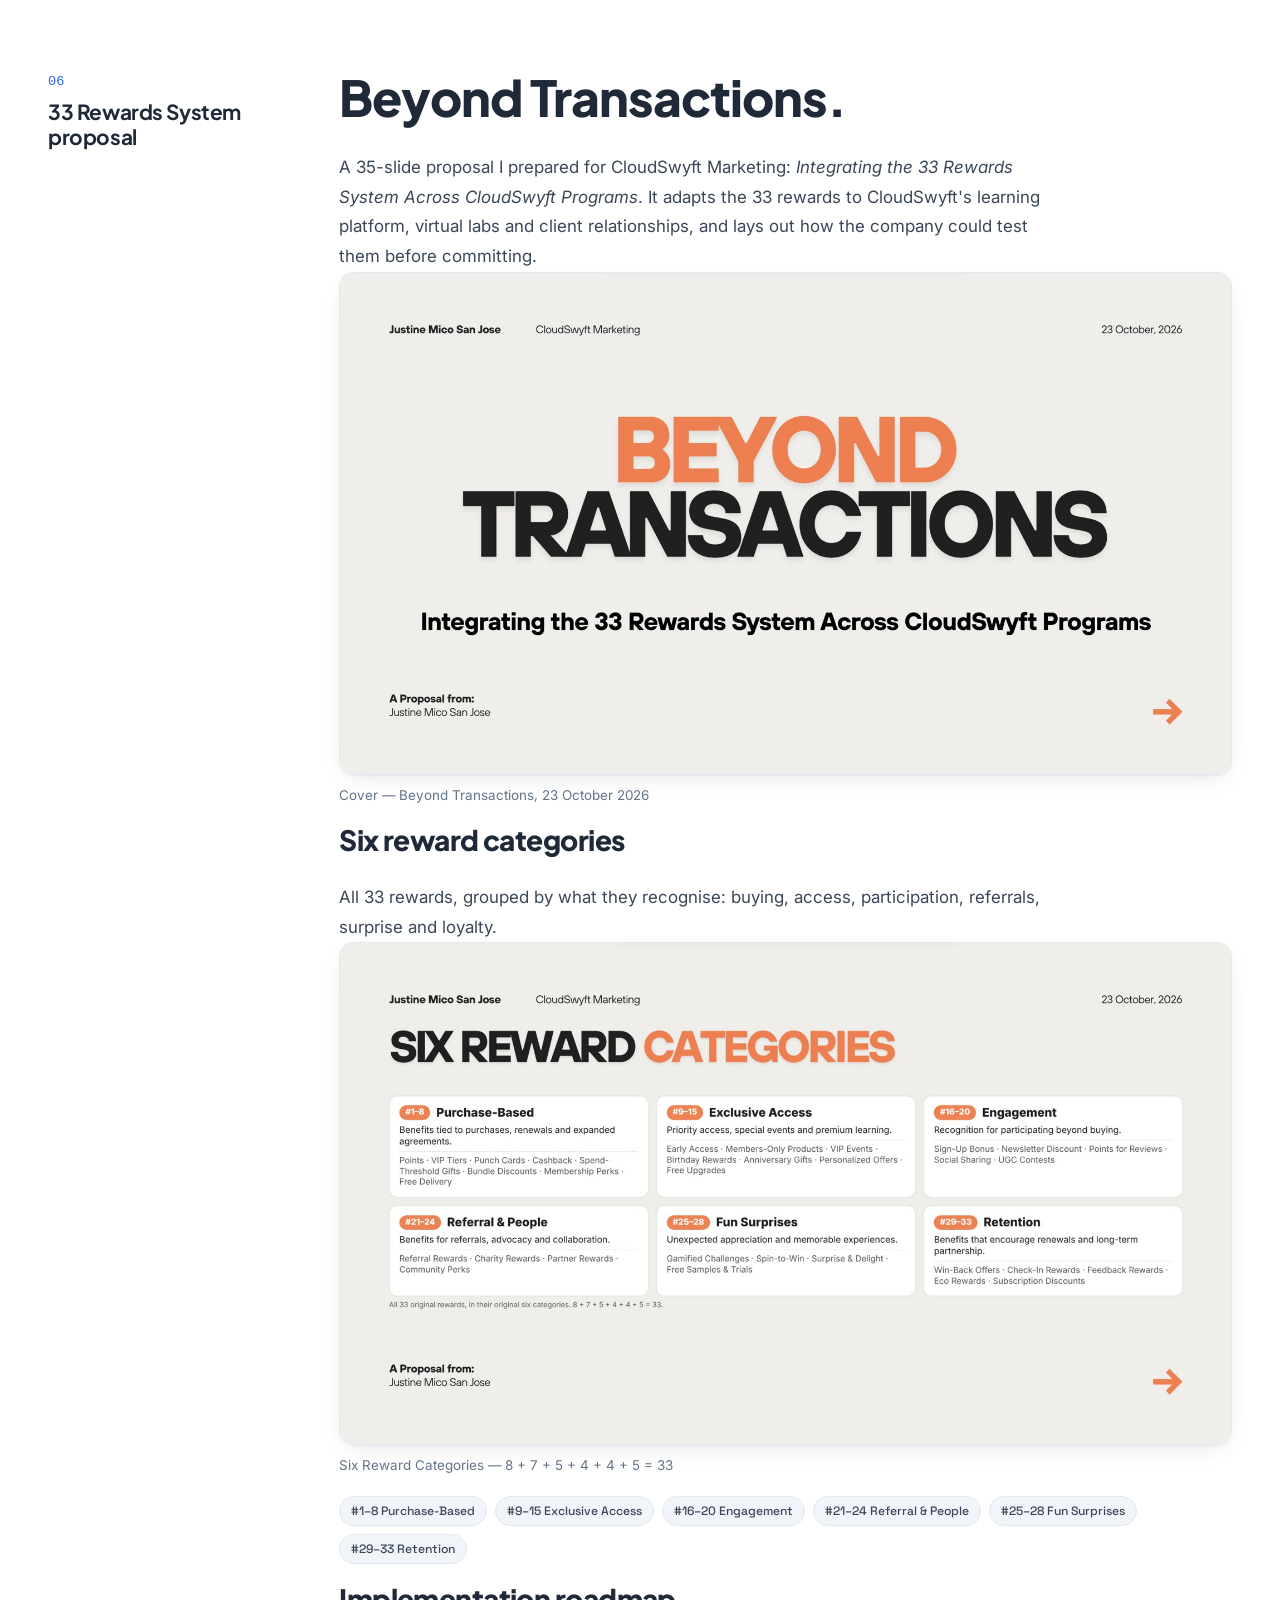
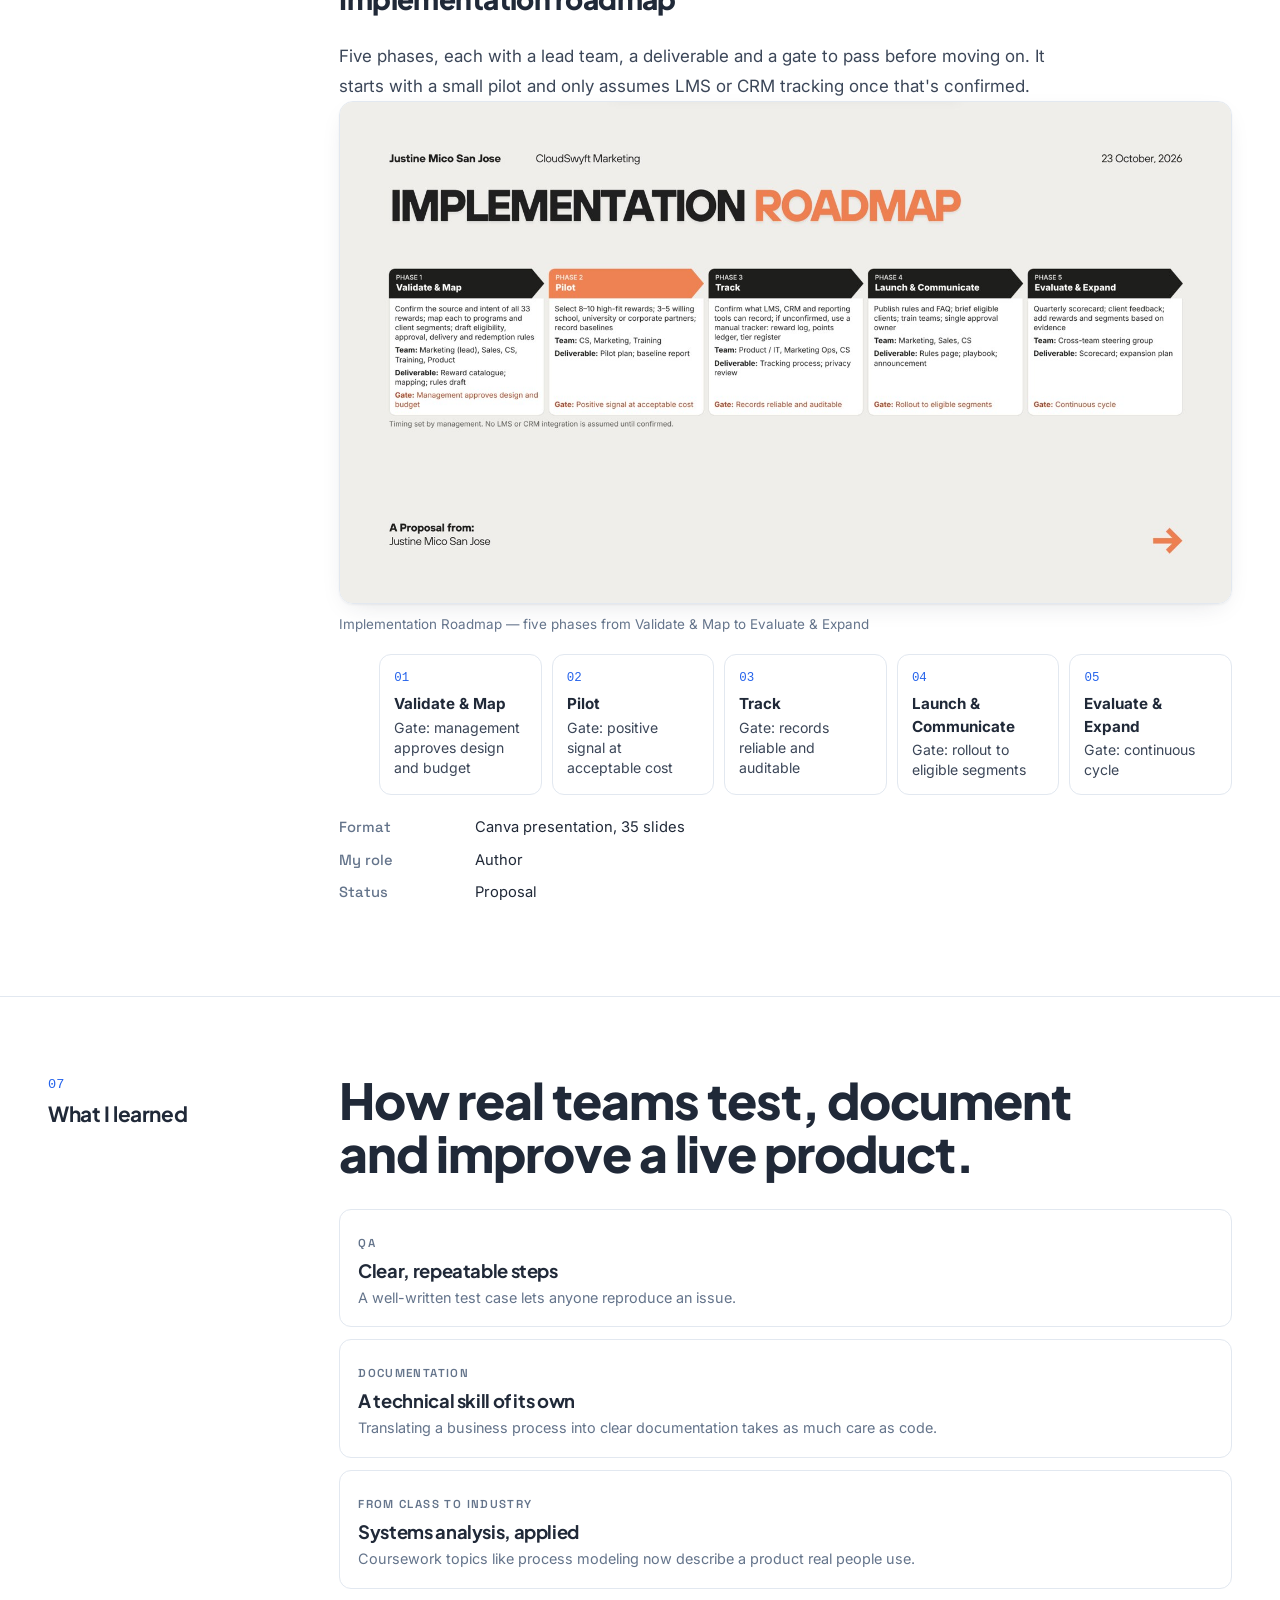
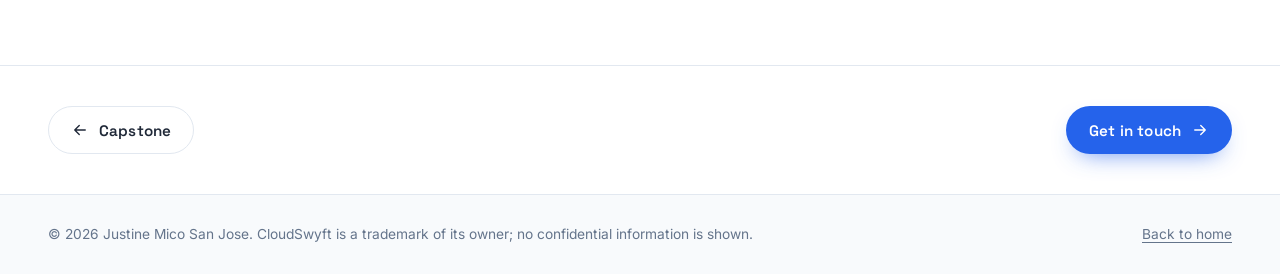
<file: projects/cloudswyft.html>
<!DOCTYPE html>
<html lang="en">
<head>
  <meta charset="utf-8">
  <meta name="viewport" content="width=device-width, initial-scale=1, viewport-fit=cover">
  <title>CloudSwyft Internship · Justine Mico San Jose</title>
  <meta name="description" content="Justine Mico San Jose's IT internship at CloudSwyft Global Systems, Inc. — LMS website QA and UI audit, technical documentation and CRM lead-workflow documentation.">
  <meta name="author" content="Justine Mico San Jose">
  <meta property="og:title" content="IT Internship at CloudSwyft — Justine Mico San Jose">
  <link rel="icon" href="../assets/icons/favicon.svg" type="image/svg+xml">
  <link rel="preconnect" href="https://fonts.googleapis.com">
  <link rel="preconnect" href="https://fonts.gstatic.com" crossorigin>
  <link rel="stylesheet" href="https://fonts.googleapis.com/css2?family=Inter:wght@400;500;600;700&family=Plus+Jakarta+Sans:wght@600;700;800&family=Space+Grotesk:wght@500;600&display=swap">
  <link rel="stylesheet" href="../css/style.css">
  <link rel="stylesheet" href="../css/responsive.css">
</head>
<body>
<a class="skip-link" href="#main">Skip to content</a>

<header class="nav">
  <div class="wrap nav__inner">
    <a class="brand" href="../index.html" aria-label="Justine Mico San Jose, home">
      <span class="brand__mark">JM</span><span class="brand__name">Justine Mico <span>San Jose</span></span>
    </a>
    <nav aria-label="Primary">
      <ul class="nav__links" id="nav-links">
        <li><a href="../index.html#about">About</a></li>
        <li><a href="../index.html#work">Work</a></li>
        <li><a href="capstone.html">Capstone</a></li>
        <li><a href="cloudswyft.html" class="is-active" aria-current="page">Internship</a></li>
        <li><a href="../index.html#contact">Contact</a></li>
      </ul>
    </nav>
    <button class="nav__toggle" type="button" aria-controls="nav-links" aria-expanded="false" aria-label="Open menu"><span></span></button>
  </div>
</header>

<main id="main">
  <section class="page-hero">
    <div class="wrap">
      <p class="crumbs"><a href="../index.html">Home</a> <span aria-hidden="true">/</span> <a href="../index.html#internship">Experience</a> <span aria-hidden="true">/</span> <span>CloudSwyft</span></p>
      <h1>IT Intern at CloudSwyft Global Systems, Inc.</h1>
      <p class="lede">Since August 2026 I've supported CloudSwyft's learning platform and business teams — testing, documenting and analysing how their digital tools work. This page shows the kind of work I do there without publishing anything internal.</p>
      <dl class="case__facts" style="max-width:860px">
        <div><dt>Role</dt><dd>IT Intern</dd></div>
        <div><dt>Since</dt><dd>August 2026</dd></div>
        <div><dt>Focus</dt><dd>QA · documentation · process analysis</dd></div>
        <div><dt>Tools</dt><dd>Google Sheets, Canva, LMS &amp; CRM platforms</dd></div>
      </dl>
      <ul class="toc" aria-label="On this page">
        <li><a href="#qa"><span class="n">01</span>LMS QA &amp; UI audit</a></li>
        <li><a href="#docs"><span class="n">02</span>Technical documentation</a></li>
        <li><a href="#crm"><span class="n">03</span>CRM &amp; lead workflows</a></li>
        <li><a href="#research"><span class="n">04</span>Research &amp; design support</a></li>
        <li><a href="#ebook"><span class="n">05</span>Educational eBook</a></li>
        <li><a href="#rewards"><span class="n">06</span>33 Rewards System</a></li>
        <li><a href="#learned"><span class="n">07</span>What I learned</a></li>
      </ul>
    </div>
  </section>

  <section class="cs-section" id="qa">
    <div class="wrap cs-grid">
      <p class="cs-label">01<b>LMS website QA &amp; UI audit</b></p>
      <div class="cs-body">
        <h2>Does it work, read clearly and behave the same everywhere?</h2>
        <p>The objective: confirm that CloudSwyft's learning-management website works, reads clearly and behaves consistently, and document it so the team can act on what I find.</p>
        <ol class="steps">
          <li><b>Scope</b>Map pages and features to test</li>
          <li><b>Write cases</b>Front-end and back-end test cases</li>
          <li><b>Execute</b>Run each case and record pass/fail</li>
          <li><b>Log findings</b>Note issues and UI inconsistencies</li>
          <li><b>Document</b>Outline technical documentation</li>
        </ol>
        <h3 style="font-size:1.1rem;margin-top:32px">How the QA Audit Form is organized</h3>
        <p>I built and maintain the QA Audit Form in Google Sheets. Each case is written so anyone can reproduce it, and ends with a status, a severity and a recommendation.</p>
        <figure style="margin:0">
          <button type="button" data-lightbox="qa" data-src="../assets/projects/cloudswyft-qa-audit-form.jpg" data-caption="QA Audit Form — front-end test cases for the CloudSwyft LMS Portal" style="all:unset;cursor:zoom-in;display:block;border-radius:14px;overflow:hidden;border:1px solid var(--line);box-shadow:var(--shadow)">
            <img src="../assets/projects/cloudswyft-qa-audit-form.jpg" width="1831" height="1256" loading="lazy" alt="QA Audit Form in Google Sheets: front-end test cases for the universal header, footer, branding and landing page with Pass, Fail and N/A statuses.">
          </button>
          <figcaption>The QA Audit Form, LMS CloudSwyft sheet. Objective: verify front-end and back-end features work, display correctly on desktop and mobile, and protect user data.</figcaption>
        </figure>
        <div style="overflow-x:auto;border:1px solid var(--line);border-radius:12px">
          <table style="width:100%;min-width:620px;border-collapse:collapse;font-size:.9rem">
            <thead><tr style="background:var(--paper);text-align:left">
              <th style="padding:12px 14px;font-family:var(--f-label)">Sheet</th><th style="padding:12px 14px;font-family:var(--f-label)">What it holds</th><th style="padding:12px 14px;font-family:var(--f-label)">Columns</th>
            </tr></thead>
            <tbody>
              <tr style="border-top:1px solid var(--line)"><td style="padding:12px 14px;font-weight:600">Cover sheet</td><td style="padding:12px 14px">Audit scope, tester, dates and summary</td><td style="padding:12px 14px" class="muted">—</td></tr>
              <tr style="border-top:1px solid var(--line)"><td style="padding:12px 14px;font-weight:600">Front-end cases</td><td style="padding:12px 14px">What a learner or admin sees and clicks</td><td style="padding:12px 14px" class="muted">QIRI ID · module · test scenario · pre-conditions · test steps · expected result · status · severity · recommendation</td></tr>
              <tr style="border-top:1px solid var(--line)"><td style="padding:12px 14px;font-weight:600">Back-end cases</td><td style="padding:12px 14px">Behaviour behind the interface</td><td style="padding:12px 14px" class="muted">QIRI ID · module · test scenario · pre-conditions · test steps · expected result · status · severity · recommendation</td></tr>
            </tbody>
          </table>
        </div>
        <div class="placeholder-note"><svg aria-hidden="true"><use href="#i-lock"/></svg><span><strong>Not published:</strong> client or learner data.</span></div>
      </div>
    </div>
  </section>

  <section class="cs-section" id="docs">
    <div class="wrap cs-grid">
      <p class="cs-label">02<b>Technical documentation</b></p>
      <div class="cs-body">
        <h2>Writing the system down.</h2>
        <p>Alongside the audit I'm drafting the outline of the LMS website's technical documentation, using CloudSwyft's existing website tech doc as the reference for structure and tone.</p>
        <p>This connects directly to my systems analysis and design coursework: describing what a system does, who uses it and how its parts fit together.</p>
      </div>
    </div>
  </section>

  <section class="cs-section" id="crm">
    <div class="wrap cs-grid">
      <p class="cs-label">03<b>CRM documentation &amp; lead workflows</b></p>
      <div class="cs-body">
        <h2>One clear picture of how leads move.</h2>
        <p>I document how leads move through CloudSwyft's CRM, a canvas app built in Microsoft Power Apps, so the business team shares the same picture of the process.</p>
        <figure style="margin:0">
          <button type="button" data-lightbox="cs" data-src="../assets/projects/cloudswyft-crm-dashboard.jpg" data-caption="CloudSwyft CRM dashboard in Power Apps Studio — lead names and emails blurred" style="all:unset;cursor:zoom-in;display:block;border-radius:14px;overflow:hidden;border:1px solid var(--line);box-shadow:var(--shadow)">
            <img src="../assets/projects/cloudswyft-crm-dashboard.jpg" width="1600" height="907" loading="lazy" alt="CloudSwyft CRM dashboard with Leads, Customer Satisfaction Score, Yearly On-boarded Clients, Response Time, Click-Through Rate and Handling Time panels.">
          </button>
          <figcaption>Dashboard screen in Power Apps Studio. Lead names and emails are blurred for privacy.</figcaption>
        </figure>
        <div class="chips"><span class="chip">Dashboard</span><span class="chip">Sales Flow</span><span class="chip">Sales Team</span><span class="chip">Accounts</span><span class="chip">Lead Profile</span><span class="chip">Revenue Comms</span><span class="chip">Client Cost Value</span><span class="chip">Customer Support</span><span class="chip">Staff Logs</span></div>
        <ol class="steps" style="grid-template-columns:repeat(auto-fit,minmax(min(100%,160px),1fr))">
          <li><b>Lead capture</b>A new lead enters the CRM</li>
          <li><b>Qualification</b>Is it a fit?</li>
          <li><b>Opportunity</b>A qualified lead becomes an opportunity</li>
          <li><b>Conversion &amp; follow-up</b>Close and keep in touch</li>
        </ol>
        <div class="tech-grid">
          <div class="tech"><b>Data layer</b><h3>Tables &amp; fields</h3><p>Dataverse-related tables and fields documented.</p></div>
          <div class="tech"><b>Reporting</b><h3>Dashboards &amp; KPIs</h3><p>Dashboard views and key metrics documented.</p></div>
          <div class="tech"><b>Analysis</b><h3>Process evaluation</h3><p>Gaps and improvement points in the lead workflow.</p></div>
          <div class="tech tech--todo"><b>To add</b><h3>Workflow diagram</h3><p>A sanitized version of the lead-workflow diagram, if CloudSwyft approves.</p></div>
        </div>
      </div>
    </div>
  </section>

  <section class="cs-section" id="research">
    <div class="wrap cs-grid">
      <p class="cs-label">04<b>Research &amp; design support</b></p>
      <div class="cs-body">
        <h2>Digital platform research and brand graphics.</h2>
        <p>I also research and evaluate digital platforms for the team, and I've made brand graphics in Canva, such as this greeting for CloudSwyft.</p>
        <figure style="margin:0;max-width:560px">
          <button type="button" data-lightbox="cs" data-src="../assets/projects/cloudswyft-new-year-greeting.jpg" data-caption="Brand greeting graphic designed in Canva for CloudSwyft" style="all:unset;cursor:zoom-in;display:block;border-radius:14px;overflow:hidden;border:1px solid var(--line)">
            <img src="../assets/projects/cloudswyft-new-year-greeting.jpg" width="842" height="673" loading="lazy" alt="Happy New Year greeting graphic in CloudSwyft's blue brand style.">
          </button>
          <figcaption>Brand greeting graphic designed in Canva for CloudSwyft.</figcaption>
        </figure>
      </div>
    </div>
  </section>

  <section class="cs-section" id="ebook">
    <div class="wrap cs-grid">
      <p class="cs-label">05<b>Educational eBook</b></p>
      <div class="cs-body">
        <h2>Evaluating the Sites That You See.</h2>
        <p><em>Think Before You Trust: Kai's Online Search</em> is a 10-page illustrated eBook I wrote for CloudSwyft. It follows Kai, a student researching study habits online, as he checks whether a website deserves his trust.</p>
        <figure style="margin:0;max-width:820px">
          <button type="button" data-lightbox="cs" data-src="../assets/projects/cloudswyft-ebook-cover.jpg" data-caption="eBook cover — Evaluating the Sites That You See: Think Before You Trust, Kai's Online Search" style="all:unset;cursor:zoom-in;display:block;border-radius:14px;overflow:hidden;border:1px solid var(--line);box-shadow:var(--shadow-lg)">
            <img src="../assets/projects/cloudswyft-ebook-cover.jpg" width="1400" height="1050" loading="lazy" alt="eBook cover: a boy in a blue hoodie looks at a study-habits website on his laptop, with research notes listing author, date, sources and compare.">
          </button>
          <figcaption>Cover page, 1 of 10. Made with Inkbug.</figcaption>
        </figure>
        <div class="tech-grid">
          <div class="tech"><b>Check 01</b><h3>Author</h3><p>Who wrote it, and are they qualified?</p></div>
          <div class="tech"><b>Check 02</b><h3>Date</h3><p>Is the information current?</p></div>
          <div class="tech"><b>Check 03</b><h3>Sources</h3><p>Where do the claims come from?</p></div>
          <div class="tech"><b>Check 04</b><h3>Compare</h3><p>Do official and trusted sites agree?</p></div>
        </div>
        <dl class="kv">
          <dt>Format</dt><dd>Interactive web eBook with page navigation, page grid, full-screen mode and English narration</dd>
          <dt>My role</dt><dd>Author</dd>
          <dt>Tool</dt><dd>Inkbug</dd>
        </dl>
        <div class="placeholder-note"><svg aria-hidden="true"><use href="#i-info"/></svg><span><strong>To add:</strong> more page screenshots, or a link to the published eBook.</span></div>
      </div>
    </div>
  </section>

  <section class="cs-section" id="rewards">
    <div class="wrap cs-grid">
      <p class="cs-label">06<b>33 Rewards System proposal</b></p>
      <div class="cs-body">
        <h2>Beyond Transactions.</h2>
        <p>A 35-slide proposal I prepared for CloudSwyft Marketing: <em>Integrating the 33 Rewards System Across CloudSwyft Programs</em>. It adapts the 33 rewards to CloudSwyft's learning platform, virtual labs and client relationships, and lays out how the company could test them before committing.</p>
        <figure style="margin:0">
          <button type="button" data-lightbox="rw" data-src="../assets/projects/cloudswyft-rewards-cover.jpg" data-caption="Cover — Beyond Transactions, 23 October 2026" style="all:unset;cursor:zoom-in;display:block;border-radius:14px;overflow:hidden;border:1px solid var(--line);box-shadow:var(--shadow)">
            <img src="../assets/projects/cloudswyft-rewards-cover.jpg" width="1600" height="900" loading="lazy" alt="Proposal cover slide: Beyond Transactions.">
          </button>
          <figcaption>Cover — Beyond Transactions, 23 October 2026</figcaption>
        </figure>
        <h2 style="font-size:var(--t-lg)">Six reward categories</h2>
        <p>All 33 rewards, grouped by what they recognise: buying, access, participation, referrals, surprise and loyalty.</p>
        <figure style="margin:0">
          <button type="button" data-lightbox="rw" data-src="../assets/projects/cloudswyft-rewards-six-categories.jpg" data-caption="Six Reward Categories — 8 + 7 + 5 + 4 + 4 + 5 = 33" style="all:unset;cursor:zoom-in;display:block;border-radius:14px;overflow:hidden;border:1px solid var(--line);box-shadow:var(--shadow)">
            <img src="../assets/projects/cloudswyft-rewards-six-categories.jpg" width="1600" height="900" loading="lazy" alt="Slide listing six reward categories with their reward numbers.">
          </button>
          <figcaption>Six Reward Categories — 8 + 7 + 5 + 4 + 4 + 5 = 33</figcaption>
        </figure>
        <div class="chips"><span class="chip">#1–8 Purchase-Based</span><span class="chip">#9–15 Exclusive Access</span><span class="chip">#16–20 Engagement</span><span class="chip">#21–24 Referral &amp; People</span><span class="chip">#25–28 Fun Surprises</span><span class="chip">#29–33 Retention</span></div>
        <h2 style="font-size:var(--t-lg)">Implementation roadmap</h2>
        <p>Five phases, each with a lead team, a deliverable and a gate to pass before moving on. It starts with a small pilot and only assumes LMS or CRM tracking once that's confirmed.</p>
        <figure style="margin:0">
          <button type="button" data-lightbox="rw" data-src="../assets/projects/cloudswyft-rewards-roadmap.jpg" data-caption="Implementation Roadmap — five phases from Validate &amp; Map to Evaluate &amp; Expand" style="all:unset;cursor:zoom-in;display:block;border-radius:14px;overflow:hidden;border:1px solid var(--line);box-shadow:var(--shadow)">
            <img src="../assets/projects/cloudswyft-rewards-roadmap.jpg" width="1600" height="900" loading="lazy" alt="Implementation roadmap slide with five phases.">
          </button>
          <figcaption>Implementation Roadmap — five phases from Validate &amp; Map to Evaluate &amp; Expand</figcaption>
        </figure>
        <ol class="steps">
          <li><b>Validate &amp; Map</b>Gate: management approves design and budget</li>
          <li><b>Pilot</b>Gate: positive signal at acceptable cost</li>
          <li><b>Track</b>Gate: records reliable and auditable</li>
          <li><b>Launch &amp; Communicate</b>Gate: rollout to eligible segments</li>
          <li><b>Evaluate &amp; Expand</b>Gate: continuous cycle</li>
        </ol>
        <dl class="kv">
          <dt>Format</dt><dd>Canva presentation, 35 slides</dd>
          <dt>My role</dt><dd>Author</dd>
          <dt>Status</dt><dd>Proposal</dd>
        </dl>
      </div>
    </div>
  </section>

  <section class="cs-section" id="learned">
    <div class="wrap cs-grid">
      <p class="cs-label">07<b>What I learned</b></p>
      <div class="cs-body">
        <h2>How real teams test, document and improve a live product.</h2>
        <ul class="ticks" style="list-style:none;display:grid;gap:12px;padding:0">
          <li class="tech"><b>QA</b><h3>Clear, repeatable steps</h3><p>A well-written test case lets anyone reproduce an issue.</p></li>
          <li class="tech"><b>Documentation</b><h3>A technical skill of its own</h3><p>Translating a business process into clear documentation takes as much care as code.</p></li>
          <li class="tech"><b>From class to industry</b><h3>Systems analysis, applied</h3><p>Coursework topics like process modeling now describe a product real people use.</p></li>
        </ul>
      </div>
    </div>
  </section>

  <div class="wrap next-prev">
    <a class="btn btn--ghost" href="capstone.html"><svg aria-hidden="true" style="transform:scaleX(-1)"><use href="#i-arrow"/></svg> Capstone</a>
    <a class="btn btn--primary" href="../index.html#contact">Get in touch <svg aria-hidden="true"><use href="#i-arrow"/></svg></a>
  </div>
</main>

<footer class="footer">
  <div class="wrap footer__inner">
    <p>© <span data-year>2026</span> Justine Mico San Jose. CloudSwyft is a trademark of its owner; no confidential information is shown.</p>
    <p><a href="../index.html">Back to home</a></p>
  </div>
</footer>

<button class="to-top" type="button" aria-label="Back to top"><svg aria-hidden="true"><use href="#i-up"/></svg></button>

<dialog class="lightbox" id="lightbox" aria-label="Image viewer">
  <div class="lb-top"><button class="icon-btn" type="button" data-close aria-label="Close image viewer"><svg aria-hidden="true"><use href="#i-close"/></svg></button></div>
  <div class="lb-stage"><img id="lb-img" alt=""></div>
  <p class="lb-cap"><span id="lb-cap"></span><small id="lb-count"></small></p>
  <button class="icon-btn lb-prev" type="button" aria-label="Previous image"><svg aria-hidden="true"><use href="#i-chev-left"/></svg></button>
  <button class="icon-btn lb-next" type="button" aria-label="Next image"><svg aria-hidden="true"><use href="#i-chev-right"/></svg></button>
</dialog>
<div class="toast" id="toast" role="status" aria-live="polite"></div>

<script src="../js/main.js"></script>
<script src="../js/interactions.js"></script>
</body>
</html>
</file>
<file: css/style.css>
/* ==========================================================================
   Justine Mico San Jose — Portfolio
   Layout concept: an editorial "index" — oversized name type, a numbered
   project register with image-led rows, and dark "screen" bays reserved
   only for real game and code material.
   ========================================================================== */

:root {
  /* Color */
  --white: #ffffff;
  --paper: #f8fafc;          /* off-white */
  --mist: #f1f5f9;           /* light gray */
  --line: #e2e8f0;
  --ink: #202938;            /* charcoal */
  --ink-soft: #3b4658;
  --slate: #64748b;
  --blue: #2563eb;
  --blue-deep: #1d4ed8;
  --blue-tint: #eff4ff;
  --teal: #0f9d8a;
  --teal-tint: #e7f6f3;
  --screen: #0b1020;         /* dark bay for game screenshots / code */
  --screen-2: #141b30;
  --screen-ink: #dbe4ff;
  --amber: #f5b83d;          /* used only inside code/game bays */

  /* Type */
  --f-display: "Plus Jakarta Sans", "Manrope", system-ui, -apple-system, "Segoe UI", sans-serif;
  --f-body: "Inter", system-ui, -apple-system, "Segoe UI", Roboto, sans-serif;
  --f-label: "Space Grotesk", "Inter", system-ui, sans-serif;
  --f-code: ui-monospace, "SFMono-Regular", Menlo, Consolas, "Liberation Mono", monospace;

  --t-xs: .78rem;
  --t-sm: .9rem;
  --t-base: 1.03rem;
  --t-md: 1.2rem;
  --t-lg: clamp(1.4rem, 1.1rem + 1vw, 1.75rem);
  --t-xl: clamp(2rem, 1.4rem + 2.4vw, 3.1rem);
  --t-xxl: clamp(2.6rem, 1.5rem + 4.6vw, 5rem);
  --t-hero: clamp(3.1rem, 1rem + 8.4vw, 8.6rem);

  /* Space & shape */
  --gutter: clamp(16px, 4vw, 48px);
  --maxw: 1240px;
  --section: clamp(72px, 9vw, 136px);
  --r-sm: 8px;
  --r-md: 14px;
  --shadow: 0 1px 2px rgba(32, 41, 56, .05), 0 8px 28px -12px rgba(32, 41, 56, .18);
  --shadow-lg: 0 24px 60px -24px rgba(32, 41, 56, .35);
  --ease: cubic-bezier(.2, .7, .2, 1);
  --nav-h: 68px;

  color-scheme: light;
}

/* ---------- Base ---------------------------------------------------------- */
*, *::before, *::after { box-sizing: border-box; }
html { scroll-behavior: smooth; scroll-padding-top: calc(var(--nav-h) + 12px); -webkit-text-size-adjust: 100%; }
body {
  margin: 0;
  background: var(--white);
  color: var(--ink);
  font-family: var(--f-body);
  font-size: var(--t-base);
  line-height: 1.65;
  -webkit-font-smoothing: antialiased;
  text-rendering: optimizeLegibility;
  overflow-x: hidden;
}
img { max-width: 100%; height: auto; display: block; }
a { color: inherit; text-decoration-thickness: 1px; text-underline-offset: 3px; }
h1, h2, h3, h4 { font-family: var(--f-display); line-height: 1.08; letter-spacing: -.02em; margin: 0; text-wrap: balance; color: var(--ink); }
p { margin: 0; }
ul { margin: 0; padding: 0; }
button { font: inherit; color: inherit; }
:focus-visible { outline: 2px solid var(--blue); outline-offset: 3px; border-radius: 4px; }
::selection { background: var(--blue); color: #fff; }
[hidden] { display: none !important; }
.sr-only { position: absolute; width: 1px; height: 1px; padding: 0; margin: -1px; overflow: hidden; clip: rect(0 0 0 0); white-space: nowrap; border: 0; }

.skip-link {
  position: absolute; left: 16px; top: -60px; z-index: 200;
  background: var(--ink); color: #fff; padding: 10px 16px; border-radius: var(--r-sm); text-decoration: none;
}
.skip-link:focus { top: 12px; }

.wrap {
  width: 100%;
  max-width: calc(var(--maxw) + 2 * var(--gutter));
  margin-inline: auto;
  padding-left: max(var(--gutter), env(safe-area-inset-left, 0px));
  padding-right: max(var(--gutter), env(safe-area-inset-right, 0px));
}
.section { padding-block: var(--section); }
.section--paper { background: var(--paper); }
.section--rule { border-top: 1px solid var(--line); }

/* ---------- Labels / headings -------------------------------------------- */
.eyebrow {
  display: inline-flex; align-items: center; gap: 10px;
  font-family: var(--f-label); font-size: var(--t-xs); font-weight: 600;
  letter-spacing: .14em; text-transform: uppercase; color: var(--blue);
}
.eyebrow::before { content: ""; width: 22px; height: 1.5px; background: currentColor; }
.eyebrow--teal { color: var(--teal); }
.eyebrow--light { color: #8fb0ff; }

.section-head {
  display: grid; grid-template-columns: minmax(0, 1fr) minmax(0, .8fr);
  gap: 24px 64px; align-items: end; margin-bottom: clamp(40px, 5vw, 72px);
}
.section-head h2 { font-size: var(--t-xxl); font-weight: 800; margin-top: 18px; }
.section-head p { color: var(--slate); font-size: var(--t-md); line-height: 1.6; max-width: 46ch; }

.lede { font-size: var(--t-md); color: var(--ink-soft); line-height: 1.7; max-width: 62ch; }
.muted { color: var(--slate); }
.mono { font-family: var(--f-code); }

/* ---------- Buttons ------------------------------------------------------- */
.btn {
  display: inline-flex; align-items: center; gap: 10px;
  min-height: 48px; padding: 0 22px; border-radius: 999px;
  font-family: var(--f-label); font-weight: 600; font-size: .95rem; letter-spacing: .01em;
  text-decoration: none; border: 1.5px solid transparent; cursor: pointer;
  transition: transform .25s var(--ease), background-color .25s, color .25s, border-color .25s, box-shadow .25s;
}
.btn svg { width: 18px; height: 18px; flex: none; transition: transform .25s var(--ease); }
.btn:hover svg { transform: translateX(3px); }
.btn--primary { background: var(--blue); color: #fff; box-shadow: 0 10px 24px -12px rgba(37, 99, 235, .8); }
.btn--primary:hover { background: var(--blue-deep); transform: translateY(-2px); }
.btn--ghost { border-color: var(--line); background: var(--white); color: var(--ink); }
.btn--ghost:hover { border-color: var(--ink); transform: translateY(-2px); }
.btn--dark { background: var(--ink); color: #fff; }
.btn--dark:hover { background: #111827; transform: translateY(-2px); }
.btn--sm { min-height: 40px; padding: 0 16px; font-size: .85rem; }

.text-link {
  display: inline-flex; align-items: center; gap: 8px;
  font-family: var(--f-label); font-weight: 600; color: var(--blue); text-decoration: none;
  background: none; border: 0; padding: 0; cursor: pointer;
}
.text-link svg { width: 16px; height: 16px; transition: transform .25s var(--ease); }
.text-link:hover svg { transform: translateX(4px); }
.text-link:hover { text-decoration: underline; }

.chip {
  display: inline-flex; align-items: center; gap: 6px;
  padding: 4px 11px; border-radius: 999px; font-family: var(--f-label); font-size: .76rem; font-weight: 500;
  background: var(--mist); color: var(--ink-soft); border: 1px solid var(--line); white-space: nowrap;
}
.chip--blue { background: var(--blue-tint); color: var(--blue-deep); border-color: #d6e2ff; }
.chip--teal { background: var(--teal-tint); color: #0b7a6b; border-color: #c7ebe4; }
.chip--plan { background: #fff7e6; color: #8a5a00; border-color: #f6e0b0; }
.chips { display: flex; flex-wrap: wrap; gap: 8px; }

.placeholder-note {
  display: flex; gap: 12px; align-items: flex-start;
  padding: 14px 16px; border: 1.5px dashed #c8d3e3; border-radius: var(--r-md);
  background: var(--paper); color: var(--slate); font-size: var(--t-sm); line-height: 1.55;
}
.placeholder-note strong { color: var(--ink); font-weight: 600; }
.placeholder-note svg { width: 18px; height: 18px; flex: none; margin-top: 2px; color: var(--blue); }

/* ---------- Navigation ---------------------------------------------------- */
body::before {
  content: ""; position: fixed; inset: 0 0 auto; height: env(safe-area-inset-top, 0px);
  z-index: 101; background: rgba(255, 255, 255, .92);
}
.nav {
  position: sticky; top: env(safe-area-inset-top, 0px); z-index: 100;
  background: rgba(255, 255, 255, .86);
  backdrop-filter: saturate(1.6) blur(14px); -webkit-backdrop-filter: saturate(1.6) blur(14px);
  border-bottom: 1px solid transparent; transition: border-color .3s, box-shadow .3s;
}
.nav.is-scrolled { border-bottom-color: var(--line); box-shadow: 0 6px 24px -18px rgba(32, 41, 56, .4); }
.nav__inner { display: flex; align-items: center; justify-content: space-between; gap: 24px; height: var(--nav-h); }
.brand { display: inline-flex; align-items: center; gap: 12px; text-decoration: none; font-family: var(--f-display); font-weight: 800; letter-spacing: -.02em; }
.brand__mark {
  display: grid; place-items: center; width: 38px; height: 38px; border-radius: 10px;
  background: var(--ink); color: #fff; font-size: .9rem; position: relative;
}
.brand__mark::after { content: ""; position: absolute; left: 9px; right: 9px; bottom: 6px; height: 2px; border-radius: 2px; background: var(--blue); }
.brand__name { font-size: 1.02rem; }
.brand__name span { color: var(--slate); font-weight: 600; }

.nav__links { display: flex; align-items: center; gap: 4px; list-style: none; }
.nav__links a {
  position: relative; display: block; padding: 8px 12px; border-radius: 999px;
  font-family: var(--f-label); font-size: .9rem; font-weight: 500; color: var(--ink-soft); text-decoration: none;
  transition: color .2s, background-color .2s;
}
.nav__links a:hover { color: var(--ink); background: var(--mist); }
.nav__links a.is-active { color: var(--blue); }
.nav__links a.is-active::after {
  content: ""; position: absolute; left: 50%; bottom: 2px; width: 5px; height: 5px; border-radius: 50%;
  background: var(--blue); transform: translateX(-50%);
}
.nav__cta { margin-left: 8px; }
.nav__toggle {
  display: none; width: 44px; height: 44px; border-radius: 12px; border: 1px solid var(--line);
  background: var(--white); cursor: pointer; place-items: center;
}
.nav__toggle span, .nav__toggle span::before, .nav__toggle span::after {
  display: block; width: 18px; height: 1.8px; background: var(--ink); border-radius: 2px; position: relative; transition: transform .3s var(--ease), background-color .2s;
}
.nav__toggle span::before, .nav__toggle span::after { content: ""; position: absolute; left: 0; }
.nav__toggle span::before { top: -6px; }
.nav__toggle span::after { top: 6px; }
.nav__toggle[aria-expanded="true"] span { background: transparent; }
.nav__toggle[aria-expanded="true"] span::before { transform: translateY(6px) rotate(45deg); }
.nav__toggle[aria-expanded="true"] span::after { transform: translateY(-6px) rotate(-45deg); }

/* ---------- Hero ---------------------------------------------------------- */
.hero { padding-top: clamp(40px, 6vw, 88px); padding-bottom: clamp(56px, 7vw, 104px); position: relative; overflow: hidden; }
.hero::before {
  /* faint engineering grid behind the name */
  content: ""; position: absolute; inset: 0; z-index: -1; pointer-events: none;
  background-image: linear-gradient(var(--mist) 1px, transparent 1px), linear-gradient(90deg, var(--mist) 1px, transparent 1px);
  background-size: 48px 48px;
  mask-image: radial-gradient(ellipse 70% 60% at 30% 30%, #000 30%, transparent 75%);
  -webkit-mask-image: radial-gradient(ellipse 70% 60% at 30% 30%, #000 30%, transparent 75%);
}
.hero__status {
  display: inline-flex; align-items: center; gap: 10px; flex-wrap: wrap;
  font-family: var(--f-code); font-size: .82rem; color: var(--ink-soft);
  padding: 7px 14px 7px 10px; border: 1px solid var(--line); border-radius: 999px; background: var(--white);
}
.hero__status .dot { width: 8px; height: 8px; border-radius: 50%; background: var(--teal); box-shadow: 0 0 0 4px var(--teal-tint); animation: pulse 2.4s infinite; }
.hero__status b { color: var(--blue); font-weight: 600; }
@keyframes pulse { 50% { box-shadow: 0 0 0 7px rgba(15, 157, 138, .06); } }

.hero__grid { display: grid; grid-template-columns: minmax(0, 1.45fr) minmax(0, .75fr); gap: clamp(32px, 5vw, 80px); align-items: end; margin-top: 28px; }
.hero__name {
  font-size: var(--t-hero); font-weight: 800; line-height: .9; letter-spacing: -.045em;
  text-wrap: initial;
}
.hero__name .line { display: block; overflow: hidden; padding-bottom: .04em; }
.hero__name .line > span { display: inline-block; animation: rise-in 1s var(--ease) both; }
.hero__name .line:nth-child(2) > span { animation-delay: .08s; }
.hero__name .line:nth-child(3) > span { animation-delay: .16s; }
.hero__name .outline { color: transparent; -webkit-text-stroke: 1.6px var(--ink); }
.hero__name .accent { color: var(--blue); }
@keyframes rise-in { from { transform: translateY(70%); opacity: 0; } to { transform: none; opacity: 1; } }

.hero__roles { margin-top: 28px; display: flex; flex-wrap: wrap; gap: 6px 14px; font-family: var(--f-label); font-weight: 500; font-size: var(--t-md); color: var(--ink-soft); }
.hero__roles span + span::before { content: "/"; color: var(--blue); margin-right: 14px; font-weight: 400; }
.hero__intro { margin-top: 22px; max-width: 60ch; font-size: var(--t-md); color: var(--slate); line-height: 1.7; }
.hero__actions { margin-top: 32px; display: flex; flex-wrap: wrap; gap: 12px; }

.hero__portrait { position: relative; }
.portrait-frame {
  position: relative; border-radius: var(--r-md); overflow: hidden; background: var(--mist);
  aspect-ratio: 4 / 5; max-width: 100%; box-shadow: var(--shadow-lg);
}
.portrait-frame img { width: 100%; height: 100%; object-fit: cover; object-position: 50% 0%; }
.portrait-tag {
  position: absolute; left: -18px; bottom: 26px; z-index: 2;
  background: var(--white); border: 1px solid var(--line); border-radius: 12px; padding: 12px 14px;
  box-shadow: var(--shadow); font-size: .82rem; line-height: 1.35;
}
.portrait-tag b { display: block; font-family: var(--f-label); font-size: .72rem; letter-spacing: .12em; text-transform: uppercase; color: var(--slate); font-weight: 600; margin-bottom: 2px; }
.portrait-coord { margin-top: 12px; display: flex; justify-content: space-between; gap: 12px; font-family: var(--f-code); font-size: .74rem; color: var(--slate); }

.hero__facts {
  margin-top: clamp(48px, 6vw, 84px); padding-top: 22px; border-top: 1px solid var(--line);
  display: grid; grid-template-columns: repeat(4, minmax(0, 1fr)); gap: 24px;
}
.fact dt { font-family: var(--f-label); font-size: var(--t-xs); letter-spacing: .12em; text-transform: uppercase; color: var(--slate); font-weight: 600; }
.fact dd { margin: 6px 0 0; font-weight: 600; line-height: 1.4; font-size: .98rem; }
.fact dd small { display: block; font-weight: 400; color: var(--slate); font-size: .86rem; margin-top: 2px; }
.fact dd a { text-decoration: none; color: var(--blue); }
.fact dd a:hover { text-decoration: underline; }

/* ---------- About --------------------------------------------------------- */
.about { display: grid; grid-template-columns: minmax(0, .8fr) minmax(0, 1.2fr); gap: clamp(32px, 6vw, 96px); align-items: start; }
.about__photo { position: sticky; top: calc(var(--nav-h) + 32px); }
.about__photo figure { margin: 0; }
.about__photo .frame { border-radius: var(--r-md); overflow: hidden; aspect-ratio: 4 / 5; max-width: 100%; background: var(--mist); }
.about__photo img { width: 100%; height: 100%; object-fit: cover; }
figcaption, .caption { font-size: .84rem; color: var(--slate); margin-top: 10px; line-height: 1.5; }
.about__body h2 { font-size: var(--t-xl); font-weight: 800; margin: 18px 0 28px; }
.about__body h2 em { font-style: normal; color: var(--blue); }
.prose p + p { margin-top: 1.1em; }
.prose p { font-size: var(--t-md); line-height: 1.75; color: var(--ink-soft); max-width: 62ch; text-align: justify; hyphens: auto; -webkit-hyphens: auto; }
.prose strong { color: var(--ink); font-weight: 600; }

.pillars { margin-top: 44px; display: grid; grid-template-columns: repeat(2, minmax(0, 1fr)); gap: 1px; background: var(--line); border: 1px solid var(--line); border-radius: var(--r-md); overflow: hidden; }
.pillar { background: var(--white); padding: 22px; display: grid; grid-template-columns: auto minmax(0, 1fr); gap: 4px 14px; }
.pillar svg { grid-row: span 2; width: 22px; height: 22px; color: var(--blue); margin-top: 2px; }
.pillar h3 { font-size: 1.02rem; font-weight: 700; letter-spacing: -.01em; }
.pillar p { font-size: .9rem; color: var(--slate); line-height: 1.5; }

.more-me { margin-top: 48px; }
.more-me h3 { font-family: var(--f-label); font-size: var(--t-xs); letter-spacing: .14em; text-transform: uppercase; color: var(--slate); font-weight: 600; margin-bottom: 16px; }
.interest-row { display: flex; flex-wrap: wrap; gap: 10px; list-style: none; }
.interest-row li {
  display: inline-flex; align-items: center; gap: 9px; padding: 10px 16px; border-radius: 999px;
  border: 1px solid var(--line); font-family: var(--f-label); font-weight: 500; font-size: .92rem; background: var(--white);
  transition: border-color .2s, transform .25s var(--ease), color .2s;
}
.interest-row li:hover { border-color: var(--blue); color: var(--blue); transform: translateY(-2px); }
.interest-row svg { width: 17px; height: 17px; color: var(--blue); }

/* ---------- Timeline (journey + education) -------------------------------- */
.timeline { list-style: none; position: relative; }
.timeline::before { content: ""; position: absolute; left: 172px; top: 8px; bottom: 8px; width: 1px; background: var(--line); }
.tl-item { display: grid; grid-template-columns: 148px minmax(0, 1fr); gap: 48px; position: relative; padding-bottom: 28px; }
.tl-item:last-child { padding-bottom: 0; }
.tl-when { font-family: var(--f-label); font-size: .88rem; color: var(--slate); padding-top: 22px; text-align: right; font-variant-numeric: tabular-nums; }
.tl-when b { display: block; color: var(--ink); font-size: 1rem; font-weight: 600; }
.tl-item::before {
  content: ""; position: absolute; left: 167px; top: 27px; width: 11px; height: 11px; border-radius: 50%;
  background: var(--white); border: 2px solid var(--slate); z-index: 1; transition: background-color .3s, border-color .3s, transform .3s;
}
.tl-item.is-current::before { border-color: var(--blue); background: var(--blue); box-shadow: 0 0 0 5px var(--blue-tint); }
.tl-card {
  border: 1px solid var(--line); border-radius: var(--r-md); background: var(--white); padding: 22px 24px;
  transition: border-color .25s, box-shadow .3s, transform .3s var(--ease);
}
.tl-card:hover { border-color: #cbd8f5; box-shadow: var(--shadow); }
.tl-card__head { display: flex; justify-content: space-between; align-items: flex-start; gap: 16px; flex-wrap: wrap; }
.tl-card h3 { font-size: 1.32rem; font-weight: 700; letter-spacing: -.015em; }
.tl-card .org { font-family: var(--f-label); color: var(--blue); font-weight: 600; font-size: .95rem; margin-top: 4px; }
.tl-card .summary { margin-top: 12px; color: var(--ink-soft); }
.tl-toggle {
  margin-top: 14px; display: inline-flex; align-items: center; gap: 8px; background: none; border: 0; padding: 0; cursor: pointer;
  font-family: var(--f-label); font-weight: 600; font-size: .88rem; color: var(--blue);
}
.tl-toggle svg { width: 14px; height: 14px; transition: transform .3s var(--ease); }
.tl-toggle[aria-expanded="true"] svg { transform: rotate(45deg); }
.tl-detail { display: grid; grid-template-rows: 0fr; transition: grid-template-rows .4s var(--ease); }
.tl-detail > div { overflow: hidden; }
.tl-detail.is-open { grid-template-rows: 1fr; }
.tl-detail .cols { display: grid; grid-template-columns: repeat(2, minmax(0, 1fr)); gap: 20px; padding-top: 18px; }
.tl-detail h4 { font-family: var(--f-label); font-size: var(--t-xs); text-transform: uppercase; letter-spacing: .12em; color: var(--slate); margin-bottom: 8px; font-weight: 600; }
.tl-detail ul { list-style: none; display: grid; gap: 6px; }
.tl-detail li { position: relative; padding-left: 18px; font-size: .93rem; color: var(--ink-soft); line-height: 1.5; }
.tl-detail li::before { content: ""; position: absolute; left: 0; top: .62em; width: 8px; height: 1.5px; background: var(--blue); }
.tl-link { margin-top: 14px; }

.journey-bridge {
  margin-top: 56px; padding: 28px 30px; border-radius: var(--r-md); background: var(--ink); color: #e6ebf5;
  display: grid; grid-template-columns: auto minmax(0, 1fr); gap: 20px; align-items: start;
}
.journey-bridge svg { width: 28px; height: 28px; color: #8fb0ff; }
.journey-bridge p { font-size: var(--t-md); line-height: 1.65; max-width: none; }
.journey-bridge strong { color: #fff; }

/* Education */
.edu-grid { display: grid; grid-template-columns: minmax(0, 1.25fr) minmax(0, .75fr); gap: clamp(32px, 5vw, 72px); align-items: start; }
.edu-list { list-style: none; display: grid; gap: 0; border-top: 1px solid var(--line); }
.edu {
  display: grid; grid-template-columns: 116px minmax(0, 1fr); gap: 28px; padding: 28px 0; border-bottom: 1px solid var(--line);
}
.edu__years { font-family: var(--f-label); font-variant-numeric: tabular-nums; color: var(--slate); font-size: .92rem; padding-top: 4px; }
.edu h3 { font-size: 1.35rem; font-weight: 700; letter-spacing: -.015em; }
.edu .deg { margin-top: 4px; color: var(--ink-soft); }
.edu .chips { margin-top: 12px; }
.edu-photo figure { margin: 0; }
.edu-photo button { all: unset; cursor: zoom-in; display: block; border-radius: var(--r-md); overflow: hidden; }
.edu-photo button:focus-visible { outline: 2px solid var(--blue); outline-offset: 4px; }
.edu-photo img { width: 100%; aspect-ratio: 4 / 5; object-fit: cover; transition: transform .6s var(--ease); }
.edu-photo button:hover img { transform: scale(1.03); }
.edu-photo .placeholder-note { margin-top: 16px; }

/* ---------- Achievements -------------------------------------------------- */
.awards { display: grid; grid-template-columns: repeat(3, minmax(0, 1fr)); gap: 18px; }
.award {
  position: relative; border: 1px solid var(--line); border-radius: var(--r-md); background: var(--white); padding: 22px;
  display: flex; flex-direction: column; gap: 14px; min-height: 100%;
  transition: transform .35s var(--ease), box-shadow .35s, border-color .3s;
}
.award:hover { transform: translateY(-4px); box-shadow: var(--shadow); border-color: #cbd8f5; }
.award__doc {
  /* certificate slot — empty until a real scan is supplied */
  aspect-ratio: 16 / 9; max-width: 100%; border-radius: 10px; background: var(--paper); border: 1.5px dashed #cdd7e6;
  display: grid; place-items: center; text-align: center; padding: 16px; color: var(--slate); font-size: .8rem; line-height: 1.4;
  position: relative; overflow: hidden;
}
.award__doc svg { display: block; width: 30px; height: 30px; color: #9fb0c8; margin: 0 auto 8px; }
.award__doc img { position: absolute; inset: 0; width: 100%; height: 100%; object-fit: cover; }
.award__type { font-family: var(--f-label); font-size: var(--t-xs); letter-spacing: .12em; text-transform: uppercase; font-weight: 600; color: var(--teal); }
.award h3 { font-size: 1.22rem; font-weight: 700; letter-spacing: -.015em; }
.award p { color: var(--slate); font-size: .92rem; line-height: 1.5; }
.award__year { margin-top: auto; font-family: var(--f-code); font-size: .8rem; color: var(--ink-soft); padding-top: 12px; border-top: 1px solid var(--line); }
.awards-note { margin-top: 24px; }

/* ---------- Skills -------------------------------------------------------- */
.skills { display: grid; grid-template-columns: 280px minmax(0, 1fr); gap: clamp(28px, 4vw, 56px); align-items: start; }
.skill-tabs { display: grid; gap: 6px; position: sticky; top: calc(var(--nav-h) + 32px); }
.skill-tab {
  display: flex; align-items: center; justify-content: space-between; gap: 12px; width: 100%; text-align: left;
  padding: 14px 16px; border-radius: 12px; border: 1px solid transparent; background: transparent; cursor: pointer;
  font-family: var(--f-label); font-weight: 600; font-size: .98rem; color: var(--ink-soft);
  transition: background-color .2s, color .2s, border-color .2s;
}
.skill-tab .count { font-family: var(--f-code); font-size: .76rem; color: var(--slate); font-weight: 500; }
.skill-tab:hover { background: var(--mist); color: var(--ink); }
.skill-tab[aria-selected="true"] { background: var(--white); border-color: var(--line); color: var(--blue); box-shadow: var(--shadow); }
.skill-panel h3 { font-size: var(--t-lg); font-weight: 800; }
.skill-panel > p { color: var(--slate); margin-top: 8px; max-width: 60ch; }
.skill-cards { margin-top: 24px; display: grid; grid-template-columns: repeat(auto-fill, minmax(min(100%, 210px), 1fr)); gap: 12px; list-style: none; }
.skill-card {
  border: 1px solid var(--line); border-radius: 12px; padding: 16px 18px; background: var(--white);
  display: grid; gap: 10px; animation: card-in .45s var(--ease) both;
}
.skill-card__name { font-weight: 600; display: flex; align-items: center; gap: 10px; }
.skill-card__name svg { width: 18px; height: 18px; color: var(--blue); flex: none; }
.skill-card .where { font-size: .84rem; color: var(--slate); line-height: 1.45; }
.skill-card .chip { justify-self: start; }
@keyframes card-in { from { opacity: 0; transform: translateY(8px); } to { opacity: 1; transform: none; } }
.skill-legend { margin-top: 22px; display: flex; flex-wrap: wrap; gap: 10px 18px; font-size: .85rem; color: var(--slate); }
.skill-legend span { display: inline-flex; align-items: center; gap: 8px; }

/* ---------- Projects register --------------------------------------------- */
.register { list-style: none; border-top: 1px solid var(--ink); }
.project {
  display: grid; grid-template-columns: 72px minmax(0, 1.05fr) minmax(0, 1fr); gap: clamp(20px, 3vw, 48px);
  padding: clamp(28px, 3.5vw, 48px) 0; border-bottom: 1px solid var(--line); align-items: center;
}
.project__num { font-family: var(--f-label); font-size: 1rem; color: var(--slate); font-variant-numeric: tabular-nums; align-self: start; padding-top: 6px; }
.project__meta { display: flex; flex-wrap: wrap; gap: 8px; align-items: center; }
.project h3 { font-size: clamp(1.6rem, 1.1rem + 1.8vw, 2.6rem); font-weight: 800; letter-spacing: -.03em; margin-top: 14px; }
.project h3 a { text-decoration: none; background-image: linear-gradient(var(--blue), var(--blue)); background-size: 0 2px; background-repeat: no-repeat; background-position: 0 100%; transition: background-size .4s var(--ease); }
.project:hover h3 a, .project h3 a:focus-visible { background-size: 100% 2px; }
.project__desc { margin-top: 14px; color: var(--ink-soft); max-width: 54ch; }
.project__facts { margin-top: 18px; display: grid; grid-template-columns: repeat(2, minmax(0, 1fr)); gap: 14px 24px; }
.project__facts dt { font-family: var(--f-label); font-size: .72rem; text-transform: uppercase; letter-spacing: .12em; color: var(--slate); font-weight: 600; }
.project__facts dd { margin: 3px 0 0; font-size: .92rem; line-height: 1.45; }
.project__actions { margin-top: 22px; display: flex; flex-wrap: wrap; gap: 18px; align-items: center; }

.project__visual {
  position: relative; border-radius: var(--r-md); overflow: hidden; aspect-ratio: 16 / 10; max-width: 100%;
  background: var(--mist); cursor: pointer; border: 0; padding: 0; display: block; width: 100%;
}
.project__visual img { width: 100%; height: 100%; object-fit: cover; transition: transform .8s var(--ease), filter .5s; }
.project:hover .project__visual img { transform: scale(1.035); }
.project__visual .tag {
  position: absolute; left: 14px; bottom: 14px; padding: 6px 10px; border-radius: 8px; font-family: var(--f-label); font-size: .74rem; font-weight: 600;
  background: rgba(255, 255, 255, .92); color: var(--ink); backdrop-filter: blur(6px);
}
.project__visual--dark { background: var(--screen); }
.project__visual--dark img { object-fit: contain; }

/* drawn visuals for projects without screenshots */
.mock {
  position: absolute; inset: 0; display: grid; place-items: center; padding: 22px;
  background: linear-gradient(180deg, var(--paper), var(--mist));
}
.mock-window {
  width: min(100%, 420px); border-radius: 12px; background: var(--white); border: 1px solid var(--line); box-shadow: var(--shadow);
  overflow: hidden; font-size: .74rem; transition: transform .6s var(--ease);
}
.project:hover .mock-window { transform: translateY(-4px) rotate(-.4deg); }
.mock-bar { display: flex; gap: 6px; align-items: center; padding: 9px 12px; border-bottom: 1px solid var(--line); background: var(--paper); }
.mock-bar i { width: 8px; height: 8px; border-radius: 50%; background: #d4dbe6; }
.mock-bar span { margin-left: 8px; font-family: var(--f-code); color: var(--slate); font-size: .68rem; }
.mock-body { padding: 14px; display: grid; gap: 10px; }
.mock-row { display: grid; grid-template-columns: 1fr auto; gap: 10px; align-items: center; padding: 8px 10px; border: 1px solid var(--line); border-radius: 8px; }
.mock-row b { font-weight: 600; color: var(--ink); }
.mock-row small { color: var(--slate); display: block; }
.status { font-family: var(--f-label); font-weight: 600; font-size: .68rem; padding: 3px 8px; border-radius: 999px; }
.status--ok { background: var(--teal-tint); color: #0b7a6b; }
.status--wait { background: #fff7e6; color: #8a5a00; }
.status--fail { background: #fdecec; color: #b42318; }
.mock-flow { display: flex; align-items: center; gap: 6px; flex-wrap: wrap; justify-content: center; }
.mock-flow span { padding: 7px 10px; border-radius: 8px; border: 1px solid var(--line); background: var(--white); font-family: var(--f-label); font-weight: 600; color: var(--ink); }
.mock-flow i { color: var(--blue); font-style: normal; }
.mock-flow span.on { background: var(--blue); border-color: var(--blue); color: #fff; }
.mock-caption { font-family: var(--f-code); color: var(--slate); font-size: .68rem; text-align: center; margin-top: 4px; }

/* ---------- Capstone (dark bay) ------------------------------------------- */
.capstone { background: var(--white); padding-top: clamp(24px, 3vw, 48px); }
.bay {
  background: var(--screen); color: var(--screen-ink); border-radius: clamp(14px, 2vw, 24px);
  padding: clamp(24px, 4vw, 56px); position: relative; overflow: hidden;
}
.bay::before {
  content: ""; position: absolute; inset: 0; pointer-events: none; opacity: .5;
  background-image: radial-gradient(rgba(143, 176, 255, .18) 1px, transparent 1px); background-size: 22px 22px;
  mask-image: linear-gradient(180deg, #000, transparent 70%); -webkit-mask-image: linear-gradient(180deg, #000, transparent 70%);
}
.bay > * { position: relative; }
.bay h2, .bay h3 { color: #fff; }
.bay__head { display: grid; grid-template-columns: minmax(0, 1.1fr) minmax(0, .9fr); gap: 24px 56px; align-items: end; }
.bay__head h2 { font-size: var(--t-xxl); font-weight: 800; margin-top: 16px; }
.bay__head p { color: #a9b6d6; font-size: var(--t-md); line-height: 1.65; }
.bay__shot {
  margin-top: clamp(28px, 4vw, 48px); border-radius: 12px; overflow: hidden; border: 1px solid #26304d;
  background: #000; cursor: zoom-in; display: block; width: 100%; padding: 0;
}
.bay__shot img { width: 100%; height: auto; image-rendering: pixelated; }
.bay__thumbs { margin-top: 14px; display: grid; grid-template-columns: repeat(3, minmax(0, 1fr)); gap: 12px; }
.bay__thumb {
  border: 1px solid #26304d; border-radius: 10px; overflow: hidden; padding: 0; background: #000; cursor: pointer; position: relative;
  transition: border-color .2s, transform .3s var(--ease);
}
.bay__thumb img { width: 100%; aspect-ratio: 16 / 9; object-fit: cover; opacity: .65; transition: opacity .3s; image-rendering: pixelated; }
.bay__thumb span { position: absolute; left: 8px; bottom: 6px; font-family: var(--f-label); font-size: .72rem; font-weight: 600; color: #fff; text-shadow: 0 1px 6px #000; }
.bay__thumb:hover img, .bay__thumb[aria-current="true"] img { opacity: 1; }
.bay__thumb[aria-current="true"] { border-color: #8fb0ff; }
.bay__caption { margin-top: 12px; font-size: .86rem; color: #8d9abb; font-family: var(--f-code); }
.bay__grid { margin-top: clamp(28px, 4vw, 48px); display: grid; grid-template-columns: repeat(3, minmax(0, 1fr)); gap: 1px; background: #222b45; border: 1px solid #222b45; border-radius: 12px; overflow: hidden; }
.bay__cell { background: var(--screen-2); padding: 22px; }
.bay__cell b { font-family: var(--f-label); font-size: .72rem; text-transform: uppercase; letter-spacing: .14em; color: #8fb0ff; font-weight: 600; }
.bay__cell h3 { margin-top: 8px; font-size: 1.15rem; }
.bay__cell p { margin-top: 6px; color: #a9b6d6; font-size: .92rem; line-height: 1.55; }
.bay__foot { margin-top: 28px; display: flex; flex-wrap: wrap; gap: 14px 24px; align-items: center; justify-content: space-between; }
.bay .chip { background: rgba(143, 176, 255, .1); border-color: #2c3a62; color: #c8d5ff; }
.code-line {
  font-family: var(--f-code); font-size: .92rem; color: #e8eeff; background: #060a16; border: 1px solid #26304d;
  padding: 10px 14px; border-radius: 8px; overflow-x: auto; white-space: nowrap;
}
.code-line .k { color: #8fb0ff; } .code-line .n { color: var(--amber); } .code-line .c { color: #6b7899; } .code-line .p { color: #7ee2cf; }

/* ---------- Internship highlight ------------------------------------------ */
.intern { display: grid; grid-template-columns: minmax(0, 1fr) minmax(0, 1fr); gap: clamp(28px, 5vw, 72px); align-items: start; }
.intern__list { list-style: none; display: grid; grid-template-columns: repeat(2, minmax(0, 1fr)); gap: 10px; margin-top: 28px; }
.intern__list li { display: flex; gap: 10px; align-items: flex-start; padding: 14px; border: 1px solid var(--line); border-radius: 12px; background: var(--white); font-weight: 500; font-size: .95rem; line-height: 1.4; }
.intern__list svg { width: 18px; height: 18px; color: var(--teal); flex: none; margin-top: 1px; }
.intern__card { border-radius: var(--r-md); border: 1px solid var(--line); background: var(--white); overflow: hidden; }
.intern__card button { all: unset; display: block; cursor: zoom-in; width: 100%; }
.intern__card img { width: 100%; aspect-ratio: 842 / 673; object-fit: cover; }
.intern__card .body { padding: 20px 22px; display: grid; gap: 12px; }
.kv { display: grid; grid-template-columns: 120px minmax(0, 1fr); gap: 8px 16px; font-size: .92rem; }
.kv dt { color: var(--slate); font-family: var(--f-label); font-weight: 500; }
.kv dd { margin: 0; }

/* ---------- Community ----------------------------------------------------- */
.community { display: grid; grid-template-columns: minmax(0, .9fr) minmax(0, 1.1fr); gap: clamp(28px, 5vw, 72px); align-items: start; }
.duties { list-style: none; margin-top: 28px; border-top: 1px solid var(--line); }
.duties li { display: grid; grid-template-columns: 28px minmax(0, 1fr); gap: 14px; padding: 16px 0; border-bottom: 1px solid var(--line); }
.duties svg { width: 20px; height: 20px; color: var(--blue); margin-top: 2px; }
.duties b { display: block; font-weight: 600; }
.duties span { color: var(--slate); font-size: .92rem; }
.mosaic { display: grid; grid-template-columns: repeat(6, minmax(0, 1fr)); grid-auto-rows: 88px; gap: 12px; }
.tile { all: unset; position: relative; overflow: hidden; border-radius: 12px; cursor: zoom-in; background: var(--mist); display: block; }
.tile:focus-visible { outline: 2px solid var(--blue); outline-offset: 3px; }
.tile img { width: 100%; height: 100%; object-fit: cover; transition: transform .7s var(--ease); }
.tile:hover img { transform: scale(1.05); }
.tile .lbl {
  position: absolute; left: 10px; right: 10px; bottom: 10px; padding: 7px 10px; border-radius: 8px; font-size: .76rem; line-height: 1.3; font-weight: 500;
  background: rgba(255, 255, 255, .93); color: var(--ink); opacity: 0; transform: translateY(6px); transition: opacity .3s, transform .3s var(--ease);
}
.tile:hover .lbl, .tile:focus-visible .lbl { opacity: 1; transform: none; }
.m-a { grid-column: 1 / span 3; grid-row: span 4; }
.m-b { grid-column: 4 / span 3; grid-row: span 4; }
.m-c { grid-column: 1 / span 2; grid-row: span 3; }
.m-d { grid-column: 3 / span 4; grid-row: span 2; }
.m-e { grid-column: 3 / span 4; grid-row: span 2; }
.m-c img { object-position: 50% 30%; }

/* ---------- Interests ----------------------------------------------------- */
.interests { display: grid; grid-template-columns: repeat(12, minmax(0, 1fr)); gap: 14px; }
.int-card {
  border-radius: var(--r-md); border: 1px solid var(--line); background: var(--white); padding: 22px; display: flex; flex-direction: column; gap: 10px;
  transition: transform .35s var(--ease), box-shadow .35s;
}
.int-card:hover { transform: translateY(-4px); box-shadow: var(--shadow); }
.int-card svg { width: 26px; height: 26px; color: var(--blue); }
.int-card h3 { font-size: 1.12rem; font-weight: 700; letter-spacing: -.01em; }
.int-card p { font-size: .9rem; color: var(--slate); line-height: 1.5; }
.int-card--photo { padding: 0; overflow: hidden; position: relative; }
.int-card--photo button { all: unset; cursor: zoom-in; display: block; height: 100%; }
.int-card--photo img { width: 100%; height: 100%; object-fit: cover; min-height: 260px; }
.int-card--photo .over { position: absolute; left: 0; right: 0; bottom: 0; padding: 18px; color: #fff; background: linear-gradient(transparent, rgba(11, 16, 32, .82)); pointer-events: none; }
.int-card--photo .over h3 { color: #fff; }
.int-card--photo .over p { color: #d5dcec; }
.i-1 { grid-column: span 5; grid-row: span 2; }
.i-2 { grid-column: span 7; grid-row: span 1; }
.i-3, .i-4, .i-5 { grid-column: span 7; }
.int-mini { display: grid; grid-template-columns: repeat(4, minmax(0, 1fr)); gap: 14px; grid-column: span 7; }
.int-mini .int-card { padding: 18px; }

/* ---------- Contact ------------------------------------------------------- */
.contact { background: var(--paper); border-top: 1px solid var(--line); }
.contact h2 { font-size: var(--t-xxl); font-weight: 800; max-width: 16ch; margin-top: 18px; }
.contact h2 span { color: var(--blue); }
.contact__grid { margin-top: clamp(36px, 5vw, 64px); display: grid; grid-template-columns: repeat(4, minmax(0, 1fr)); gap: 14px; }
.c-card {
  display: flex; flex-direction: column; gap: 6px; padding: 22px; border-radius: var(--r-md); background: var(--white); border: 1px solid var(--line);
  text-decoration: none; transition: transform .3s var(--ease), border-color .25s, box-shadow .3s; min-width: 0;
}
a.c-card:hover { transform: translateY(-3px); border-color: var(--blue); box-shadow: var(--shadow); }
.c-card svg { width: 22px; height: 22px; color: var(--blue); margin-bottom: 10px; }
.c-card b { font-family: var(--f-label); font-size: .74rem; letter-spacing: .12em; text-transform: uppercase; color: var(--slate); font-weight: 600; }
.c-card span { font-weight: 600; overflow-wrap: anywhere; line-height: 1.4; }
.c-card .pending { color: var(--slate); font-weight: 500; font-style: italic; }
.c-card .row { display: flex; gap: 8px; align-items: center; margin-top: 8px; flex-wrap: wrap; }
.copy-btn { border: 1px solid var(--line); background: var(--paper); border-radius: 8px; padding: 5px 10px; font-family: var(--f-label); font-size: .78rem; font-weight: 600; cursor: pointer; }
.copy-btn:hover { border-color: var(--blue); color: var(--blue); }

.footer { padding-block: 28px; border-top: 1px solid var(--line); background: var(--paper); }
.footer__inner { display: flex; flex-wrap: wrap; gap: 12px 24px; justify-content: space-between; align-items: center; font-size: .86rem; color: var(--slate); }
.footer kbd { font-family: var(--f-code); font-size: .76rem; border: 1px solid var(--line); border-bottom-width: 2px; border-radius: 5px; padding: 1px 6px; background: var(--white); color: var(--ink-soft); }

/* ---------- Back to top --------------------------------------------------- */
.to-top {
  position: fixed; z-index: 90;
  right: calc(20px + env(safe-area-inset-right, 0px)); bottom: calc(20px + env(safe-area-inset-bottom, 0px));
  width: 48px; height: 48px; border-radius: 50%; border: 1px solid var(--line); background: var(--white); box-shadow: var(--shadow);
  display: grid; place-items: center; cursor: pointer; opacity: 0; transform: translateY(12px); pointer-events: none;
  transition: opacity .3s, transform .3s var(--ease), border-color .2s;
}
.to-top svg { width: 18px; height: 18px; }
.to-top.is-visible { opacity: 1; transform: none; pointer-events: auto; }
.to-top:hover { border-color: var(--blue); color: var(--blue); }

/* ---------- Dialogs: lightbox & case study -------------------------------- */
dialog { border: 0; padding: 0; color: var(--ink); background: transparent; max-width: none; max-height: none; }
dialog::backdrop { background: rgba(11, 16, 32, .72); backdrop-filter: blur(4px); }
.lightbox { width: 100vw; height: 100dvh; margin: 0; }
.lightbox[open] { display: grid; grid-template-rows: auto minmax(0, 1fr) auto; }
.lb-top { display: flex; justify-content: flex-end; padding: calc(12px + env(safe-area-inset-top, 0px)) max(16px, env(safe-area-inset-right, 0px)) 0 16px; }
.lb-stage { display: grid; place-items: center; padding: 8px 64px; min-height: 0; }
.lb-stage img { max-width: 100%; max-height: 100%; object-fit: contain; border-radius: 8px; box-shadow: 0 30px 80px rgba(0, 0, 0, .5); }
.lb-cap { text-align: center; color: #e6ebf5; padding: 14px 16px calc(18px + env(safe-area-inset-bottom, 0px)); font-size: .92rem; }
.lb-cap small { display: block; color: #9aa7c4; font-family: var(--f-code); font-size: .76rem; margin-top: 4px; }
.icon-btn {
  width: 44px; height: 44px; border-radius: 50%; border: 1px solid rgba(255, 255, 255, .2); background: rgba(255, 255, 255, .08);
  color: #fff; display: grid; place-items: center; cursor: pointer; transition: background-color .2s;
}
.icon-btn:hover { background: rgba(255, 255, 255, .2); }
.icon-btn svg { width: 18px; height: 18px; }
.lb-prev, .lb-next { position: absolute; top: 50%; transform: translateY(-50%); }
.lb-prev { left: max(12px, env(safe-area-inset-left, 0px)); }
.lb-next { right: max(12px, env(safe-area-inset-right, 0px)); }

.case { width: min(920px, calc(100vw - 32px)); max-height: calc(100dvh - 48px); margin: auto; border-radius: 18px; background: var(--white); box-shadow: var(--shadow-lg); }
.case[open] { display: flex; flex-direction: column; animation: case-in .4s var(--ease); }
@keyframes case-in { from { opacity: 0; transform: translateY(16px) scale(.985); } to { opacity: 1; transform: none; } }
.case__head { display: flex; justify-content: space-between; align-items: center; gap: 16px; padding: 16px 20px 16px 28px; border-bottom: 1px solid var(--line); }
.case__head .eyebrow { font-size: .72rem; }
.case__close { width: 40px; height: 40px; border-radius: 50%; border: 1px solid var(--line); background: var(--white); display: grid; place-items: center; cursor: pointer; flex: none; }
.case__close:hover { border-color: var(--ink); }
.case__close svg { width: 16px; height: 16px; }
.case__body { overflow-y: auto; padding: 28px; overscroll-behavior: contain; }
.case__body h2 { font-size: var(--t-xl); font-weight: 800; }
.case__body h3 { font-size: 1.08rem; font-weight: 700; margin: 28px 0 10px; letter-spacing: -.01em; }
.case__body p { color: var(--ink-soft); max-width: 68ch; }
.case__body p + p { margin-top: .8em; }
.case__body ul.ticks { list-style: none; display: grid; gap: 8px; }
.case__body ul.ticks li { position: relative; padding-left: 22px; color: var(--ink-soft); line-height: 1.55; }
.case__body ul.ticks li::before { content: ""; position: absolute; left: 0; top: .5em; width: 10px; height: 6px; border-left: 2px solid var(--teal); border-bottom: 2px solid var(--teal); transform: rotate(-45deg); }
.case__facts { margin-top: 20px; display: grid; grid-template-columns: repeat(4, minmax(0, 1fr)); gap: 1px; background: var(--line); border: 1px solid var(--line); border-radius: 12px; overflow: hidden; }
.case__facts div { background: var(--paper); padding: 14px 16px; }
.case__facts dt { font-family: var(--f-label); font-size: .7rem; text-transform: uppercase; letter-spacing: .12em; color: var(--slate); font-weight: 600; }
.case__facts dd { margin: 4px 0 0; font-size: .9rem; font-weight: 600; line-height: 1.4; }
.case__img { margin: 20px 0 0; }
.case__img img { border-radius: 12px; width: 100%; border: 1px solid var(--line); }
.flow { display: grid; grid-template-columns: repeat(2, minmax(0, 1fr)); gap: 14px; }
.flow__lane { border: 1px solid var(--line); border-radius: 12px; padding: 16px; background: var(--paper); }
.flow__lane b { font-family: var(--f-label); font-size: .75rem; letter-spacing: .12em; text-transform: uppercase; color: var(--blue); }
.flow__lane ol { margin: 10px 0 0; padding-left: 20px; color: var(--ink-soft); display: grid; gap: 4px; }
.steps { list-style: none; counter-reset: s; display: grid; grid-template-columns: repeat(5, minmax(0, 1fr)); gap: 10px; }
.steps li { counter-increment: s; border: 1px solid var(--line); border-radius: 12px; padding: 14px; font-size: .88rem; color: var(--ink-soft); line-height: 1.45; }
.steps li::before { content: counter(s, decimal-leading-zero); display: block; font-family: var(--f-code); color: var(--blue); font-size: .78rem; margin-bottom: 6px; }
.steps li b { display: block; color: var(--ink); font-size: .95rem; margin-bottom: 2px; }

/* ---------- Toast (easter egg + copy feedback) ---------------------------- */
.toast {
  position: fixed; left: 50%; bottom: calc(24px + env(safe-area-inset-bottom, 0px)); z-index: 300;
  transform: translate(-50%, 20px); opacity: 0; pointer-events: none;
  background: var(--screen); color: #e8eeff; border: 1px solid #26304d; border-radius: 12px; padding: 12px 16px;
  font-family: var(--f-code); font-size: .85rem; box-shadow: var(--shadow-lg); max-width: calc(100vw - 32px);
  transition: opacity .3s, transform .35s var(--ease);
}
.toast.is-on { opacity: 1; transform: translate(-50%, 0); }
.toast .k { color: #8fb0ff; } .toast .n { color: var(--amber); }

/* tiny sprite runner used by the easter egg */
.runner { position: fixed; left: -40px; bottom: calc(80px + env(safe-area-inset-bottom, 0px)); z-index: 299; width: 24px; height: 24px; pointer-events: none; image-rendering: pixelated; }
.runner.go { animation: run 3.2s steps(40) forwards; }
@keyframes run { to { transform: translateX(calc(100vw + 80px)); } }

/* ---------- Reveal on scroll (content is visible at rest) ----------------- */
.reveal.is-in { animation: reveal .8s var(--ease) both; }
@keyframes reveal { from { opacity: 0; transform: translateY(22px); } to { opacity: 1; transform: none; } }

@media (prefers-reduced-motion: reduce) {
  html { scroll-behavior: auto; }
  *, *::before, *::after { animation-duration: .001ms !important; animation-iteration-count: 1 !important; transition-duration: .001ms !important; }
}

/* ---------- Sub pages ----------------------------------------------------- */
.crumbs { display: flex; flex-wrap: wrap; gap: 8px; align-items: center; font-family: var(--f-label); font-size: .88rem; color: var(--slate); }
.crumbs a { text-decoration: none; color: var(--ink-soft); }
.crumbs a:hover { color: var(--blue); }
.page-hero { padding-block: clamp(40px, 6vw, 80px) clamp(32px, 4vw, 56px); }
.page-hero h1 { font-size: var(--t-xxl); font-weight: 800; letter-spacing: -.04em; margin-top: 22px; max-width: 18ch; }
.page-hero .lede { margin-top: 20px; }
.toc { display: flex; flex-wrap: wrap; gap: 8px; margin-top: 28px; list-style: none; }
.toc a { display: inline-flex; padding: 7px 12px; border-radius: 999px; border: 1px solid var(--line); font-family: var(--f-label); font-size: .84rem; font-weight: 500; text-decoration: none; color: var(--ink-soft); background: var(--white); }
.toc a:hover { border-color: var(--blue); color: var(--blue); }
.toc a .n { font-family: var(--f-code); color: var(--blue); margin-right: 6px; }

.cs-section { padding-block: clamp(48px, 6vw, 88px); border-top: 1px solid var(--line); }
.cs-grid { display: grid; grid-template-columns: 240px minmax(0, 1fr); gap: clamp(24px, 4vw, 64px); }
.cs-label { font-family: var(--f-code); color: var(--blue); font-size: .85rem; position: sticky; top: calc(var(--nav-h) + 24px); align-self: start; }
.cs-label b { display: block; font-family: var(--f-display); color: var(--ink); font-size: 1.3rem; letter-spacing: -.02em; margin-top: 6px; line-height: 1.2; }
.cs-body > * + * { margin-top: 20px; }
.cs-body h2 { font-size: var(--t-xl); font-weight: 800; }
.cs-body h2 + * { margin-top: 28px; }
.cs-body p { color: var(--ink-soft); font-size: 1.06rem; line-height: 1.75; max-width: 66ch; }
.shot { margin: 0; border-radius: 14px; overflow: hidden; background: var(--screen); border: 1px solid #1f2742; }
.shot button { all: unset; cursor: zoom-in; display: block; width: 100%; }
.shot img { width: 100%; image-rendering: pixelated; }
.shot figcaption { margin: 0; padding: 12px 16px; background: #0f152a; color: #9aa7c4; font-family: var(--f-code); font-size: .8rem; }
.annot { list-style: none; display: grid; grid-template-columns: repeat(2, minmax(0, 1fr)); gap: 10px 24px; }
.annot li { display: grid; grid-template-columns: 30px minmax(0, 1fr); gap: 12px; padding: 12px 0; border-bottom: 1px solid var(--line); }
.annot .n { width: 26px; height: 26px; border-radius: 50%; background: var(--blue); color: #fff; display: grid; place-items: center; font-family: var(--f-label); font-size: .78rem; font-weight: 700; }
.annot b { display: block; font-weight: 600; }
.annot span { color: var(--slate); font-size: .92rem; }
.codeblock { background: var(--screen); color: #e8eeff; border-radius: 12px; padding: 18px 20px; font-family: var(--f-code); font-size: .92rem; line-height: 1.7; overflow-x: auto; border: 1px solid #1f2742; }
.codeblock .c { color: #6b7899; } .codeblock .k { color: #8fb0ff; } .codeblock .n { color: var(--amber); } .codeblock .p { color: #7ee2cf; }
.tech-grid { display: grid; grid-template-columns: repeat(2, minmax(0, 1fr)); gap: 12px; }
.tech { border: 1px solid var(--line); border-radius: 12px; padding: 18px; background: var(--white); }
.tech b { font-family: var(--f-label); font-size: .72rem; letter-spacing: .12em; text-transform: uppercase; color: var(--slate); font-weight: 600; }
.tech h3 { font-size: 1.15rem; margin-top: 6px; }
.tech p { font-size: .9rem !important; color: var(--slate) !important; margin-top: 6px; line-height: 1.5 !important; }
.tech--todo { border-style: dashed; background: var(--paper); }
.progress-grid { display: grid; grid-template-columns: repeat(2, minmax(0, 1fr)); gap: 14px; }
.p-card { border: 1px solid var(--line); border-radius: 12px; overflow: hidden; background: var(--white); }
.p-card button { all: unset; cursor: zoom-in; display: block; width: 100%; background: var(--screen); }
.p-card img { width: 100%; aspect-ratio: 16 / 9; object-fit: cover; image-rendering: pixelated; }
.p-card .b { padding: 14px 16px; }
.p-card .b h3 { font-size: 1.02rem; margin-top: 8px; }
.p-card .b p { font-size: .88rem !important; color: var(--slate) !important; line-height: 1.5 !important; }
.planned { list-style: none; display: flex; flex-wrap: wrap; gap: 8px; }
.next-prev { display: flex; justify-content: space-between; gap: 16px; flex-wrap: wrap; padding-block: 40px; border-top: 1px solid var(--line); }


/* ==========================================================================
   Background atmosphere — soft color fields, dot grids and pixel clusters
   ========================================================================== */
.section, .hero, .contact { position: relative; isolation: isolate; overflow-x: clip; }

/* off-white sections: blue/teal light fields + a faint dot grid */
.section--paper::before {
  content: ""; position: absolute; inset: 0; z-index: -1; pointer-events: none;
  background:
    radial-gradient(38rem 26rem at 8% 0%, rgba(37, 99, 235, .07), transparent 70%),
    radial-gradient(34rem 24rem at 96% 100%, rgba(15, 157, 138, .07), transparent 70%),
    radial-gradient(rgba(100, 116, 139, .16) 1px, transparent 1.4px) 0 0 / 22px 22px;
  -webkit-mask-image: linear-gradient(180deg, #000 0%, rgba(0,0,0,.55) 100%);
          mask-image: linear-gradient(180deg, #000 0%, rgba(0,0,0,.55) 100%);
}
/* white sections: one soft glow in the upper right */
.section:not(.section--paper):not(.capstone):not(.contact)::before {
  content: ""; position: absolute; z-index: -1; pointer-events: none;
  top: 40px; right: -10vw; width: min(52vw, 640px); aspect-ratio: 1;
  background: radial-gradient(circle, rgba(37, 99, 235, .07), rgba(15, 157, 138, .04) 45%, transparent 70%);
}
/* hero: glow behind the portrait */
.hero__portrait::before {
  content: ""; position: absolute; z-index: -1; inset: -12% -18% -8% -14%; pointer-events: none;
  background:
    radial-gradient(closest-side at 70% 30%, rgba(37, 99, 235, .18), transparent),
    radial-gradient(closest-side at 25% 80%, rgba(15, 157, 138, .16), transparent);
  filter: blur(8px);
}
/* pixel cluster beside every section heading (a nod to game dev) */
.section-head > div { position: relative; }
.section-head > div::after {
  content: ""; position: absolute; top: 4px; right: 4%; width: 8px; height: 8px; pointer-events: none;
  background: var(--blue); opacity: .55; border-radius: 1px;
  box-shadow: 12px 0 0 rgba(37,99,235,.35), 12px 12px 0 var(--teal), 24px 12px 0 rgba(15,157,138,.35), 0 24px 0 rgba(37,99,235,.2), 36px 24px 0 rgba(37,99,235,.45);
}
/* floating code glyphs in the hero and contact sections */
.hero::after, .contact::after {
  position: absolute; z-index: -1; pointer-events: none; font-family: var(--f-code); font-weight: 600; line-height: 1;
  color: rgba(37, 99, 235, .07); white-space: pre;
}
.hero::after { content: "{ }"; font-size: clamp(5rem, 14vw, 13rem); right: 2vw; bottom: 4%; }
.contact::after { content: "</>"; font-size: clamp(5rem, 16vw, 15rem); right: 3vw; top: 12%; color: rgba(15, 157, 138, .08); }
/* dark bridge card: subtle grid on the right so it never reads empty */
.journey-bridge { position: relative; overflow: hidden; }
.journey-bridge::after {
  content: ""; position: absolute; inset: 0 0 0 55%; pointer-events: none;
  background-image: linear-gradient(rgba(143,176,255,.08) 1px, transparent 1px), linear-gradient(90deg, rgba(143,176,255,.08) 1px, transparent 1px);
  background-size: 18px 18px;
  -webkit-mask-image: linear-gradient(90deg, transparent, #000 60%); mask-image: linear-gradient(90deg, transparent, #000 60%);
}
.journey-bridge > * { position: relative; z-index: 1; }
@media (max-width: 760px) { .section-head > div::after { display: none; } }
</file>
<file: css/responsive.css>
/* ==========================================================================
   Responsive layer — tablet (≤1080px), small tablet (≤860px), phone (≤560px)
   ========================================================================== */

@media (max-width: 1180px) {
  .nav__links a { padding: 8px 9px; font-size: .86rem; }
  .nav__cta { display: none; }
}

@media (max-width: 1080px) {
  .hero__grid { grid-template-columns: minmax(0, 1fr) minmax(0, .62fr); }
  .hero__facts { grid-template-columns: repeat(2, minmax(0, 1fr)); }
  .awards { grid-template-columns: repeat(2, minmax(0, 1fr)); }
  .contact__grid { grid-template-columns: repeat(2, minmax(0, 1fr)); }
  .skills { grid-template-columns: 220px minmax(0, 1fr); }
  .project { grid-template-columns: 52px minmax(0, 1fr) minmax(0, .9fr); }
  .steps { grid-template-columns: repeat(3, minmax(0, 1fr)); }
}

@media (max-width: 960px) {
  /* mobile navigation */
  .nav__toggle { display: grid; }
  .nav__links {
    position: fixed; left: 0; right: 0; top: calc(var(--nav-h) + env(safe-area-inset-top, 0px));
    flex-direction: column; align-items: stretch; gap: 2px;
    padding: 12px max(16px, env(safe-area-inset-right, 0px)) 20px max(16px, env(safe-area-inset-left, 0px));
    background: var(--white); border-bottom: 1px solid var(--line); box-shadow: 0 30px 40px -30px rgba(32, 41, 56, .35);
    transform: translateY(-8px); opacity: 0; visibility: hidden; transition: opacity .25s, transform .3s var(--ease), visibility 0s .3s;
    max-height: calc(100dvh - var(--nav-h)); overflow-y: auto;
  }
  .nav__links.is-open { transform: none; opacity: 1; visibility: visible; transition: opacity .25s, transform .3s var(--ease); }
  .nav__links a { padding: 13px 14px; font-size: 1rem; border-radius: 10px; }
  .nav__links a.is-active { background: var(--blue-tint); }
  .nav__links a.is-active::after { left: auto; right: 14px; top: 50%; bottom: auto; transform: translateY(-50%); }

  .section-head, .bay__head { grid-template-columns: minmax(0, 1fr); }
  .about, .edu-grid, .intern, .community { grid-template-columns: minmax(0, 1fr); }
  .about__photo { position: static; max-width: 420px; }
  .edu-photo { max-width: 360px; }
  .skills { grid-template-columns: minmax(0, 1fr); }
  .skill-tabs { position: static; display: flex; overflow-x: auto; gap: 6px; padding-bottom: 6px; scrollbar-width: thin; }
  .skill-tab { width: auto; white-space: nowrap; flex: none; }
  .project { grid-template-columns: minmax(0, 1fr); }
  .project__num { padding-top: 0; }
  .project__visual { order: -1; }
  .bay__grid { grid-template-columns: repeat(2, minmax(0, 1fr)); }
  .interests { grid-template-columns: repeat(2, minmax(0, 1fr)); }
  .i-1, .i-2, .i-3, .i-4, .i-5, .int-mini { grid-column: span 2; grid-row: auto; }
  .i-1 img { max-height: 520px; }
  .cs-grid { grid-template-columns: minmax(0, 1fr); }
  .cs-label { position: static; }
  .case__facts { grid-template-columns: repeat(2, minmax(0, 1fr)); }
}

@media (max-width: 760px) {
  .hero__grid { grid-template-columns: minmax(0, 1fr); }
  .hero__portrait { max-width: 340px; }
  .portrait-tag { left: 12px; }
  .timeline::before { left: 5px; }
  .tl-item { grid-template-columns: minmax(0, 1fr); gap: 8px; padding-left: 30px; }
  .tl-item::before { left: 0; top: 5px; }
  .tl-when { text-align: left; padding-top: 0; }
  .tl-when b { display: inline; margin-right: 8px; }
  .tl-detail .cols { grid-template-columns: minmax(0, 1fr); }
  .edu { grid-template-columns: minmax(0, 1fr); gap: 8px; }
  .intern__list { grid-template-columns: minmax(0, 1fr); }
  .annot, .tech-grid, .progress-grid, .flow { grid-template-columns: minmax(0, 1fr); }
  .mosaic { grid-auto-rows: 64px; }
  .bay__thumb span { font-size: .62rem; }
  .steps { grid-template-columns: repeat(2, minmax(0, 1fr)); }
  .journey-bridge { grid-template-columns: minmax(0, 1fr); }
}

@media (max-width: 560px) {
  :root { --nav-h: 62px; }
  .brand__name { font-size: .95rem; }
  .hero__facts { grid-template-columns: minmax(0, 1fr); gap: 16px; }
  .hero__roles { flex-direction: column; gap: 2px; }
  .hero__roles span + span::before { content: none; }
  .hero__roles span::before { content: "" !important; display: inline-block; width: 6px; height: 6px; border-radius: 50%; background: var(--blue); margin: 0 10px 2px 0; }
  .project__visual:has(.mock) { aspect-ratio: 4 / 3.4; }
  .project__visual .tag { left: 10px; right: 10px; bottom: 10px; font-size: .7rem; text-align: center; }
  .mock { padding: 14px 14px 48px; }
  .mock-flow { font-size: .68rem; }
  .hero__actions .btn { flex: 1 1 auto; justify-content: center; }
  .pillars { grid-template-columns: minmax(0, 1fr); }
  .awards { grid-template-columns: minmax(0, 1fr); }
  .contact__grid { grid-template-columns: minmax(0, 1fr); }
  .project__facts { grid-template-columns: minmax(0, 1fr); }
  .bay__grid { grid-template-columns: minmax(0, 1fr); }
  .int-mini { grid-template-columns: repeat(2, minmax(0, 1fr)); }
  .interests { grid-template-columns: minmax(0, 1fr); }
  .i-1, .i-2, .i-3, .i-4, .i-5, .int-mini { grid-column: auto; }
  .mosaic { grid-template-columns: repeat(2, minmax(0, 1fr)); grid-auto-rows: auto; }
  .m-a, .m-b, .m-c, .m-d, .m-e { grid-column: auto; grid-row: auto; aspect-ratio: 4 / 5; }
  .m-d, .m-e { grid-column: span 2; aspect-ratio: 16 / 9; }
  .tile .lbl { opacity: 1; transform: none; }
  .case__body { padding: 20px; }
  .case__head { padding-left: 20px; }
  .case__facts { grid-template-columns: minmax(0, 1fr); }
  .steps { grid-template-columns: minmax(0, 1fr); }
  .lb-stage { padding: 8px 12px; }
  .lb-prev, .lb-next { top: auto; bottom: calc(64px + env(safe-area-inset-bottom, 0px)); transform: none; }
  .kv { grid-template-columns: minmax(0, 1fr); gap: 2px; }
  .kv dd { margin-bottom: 8px; }
}
</file>
